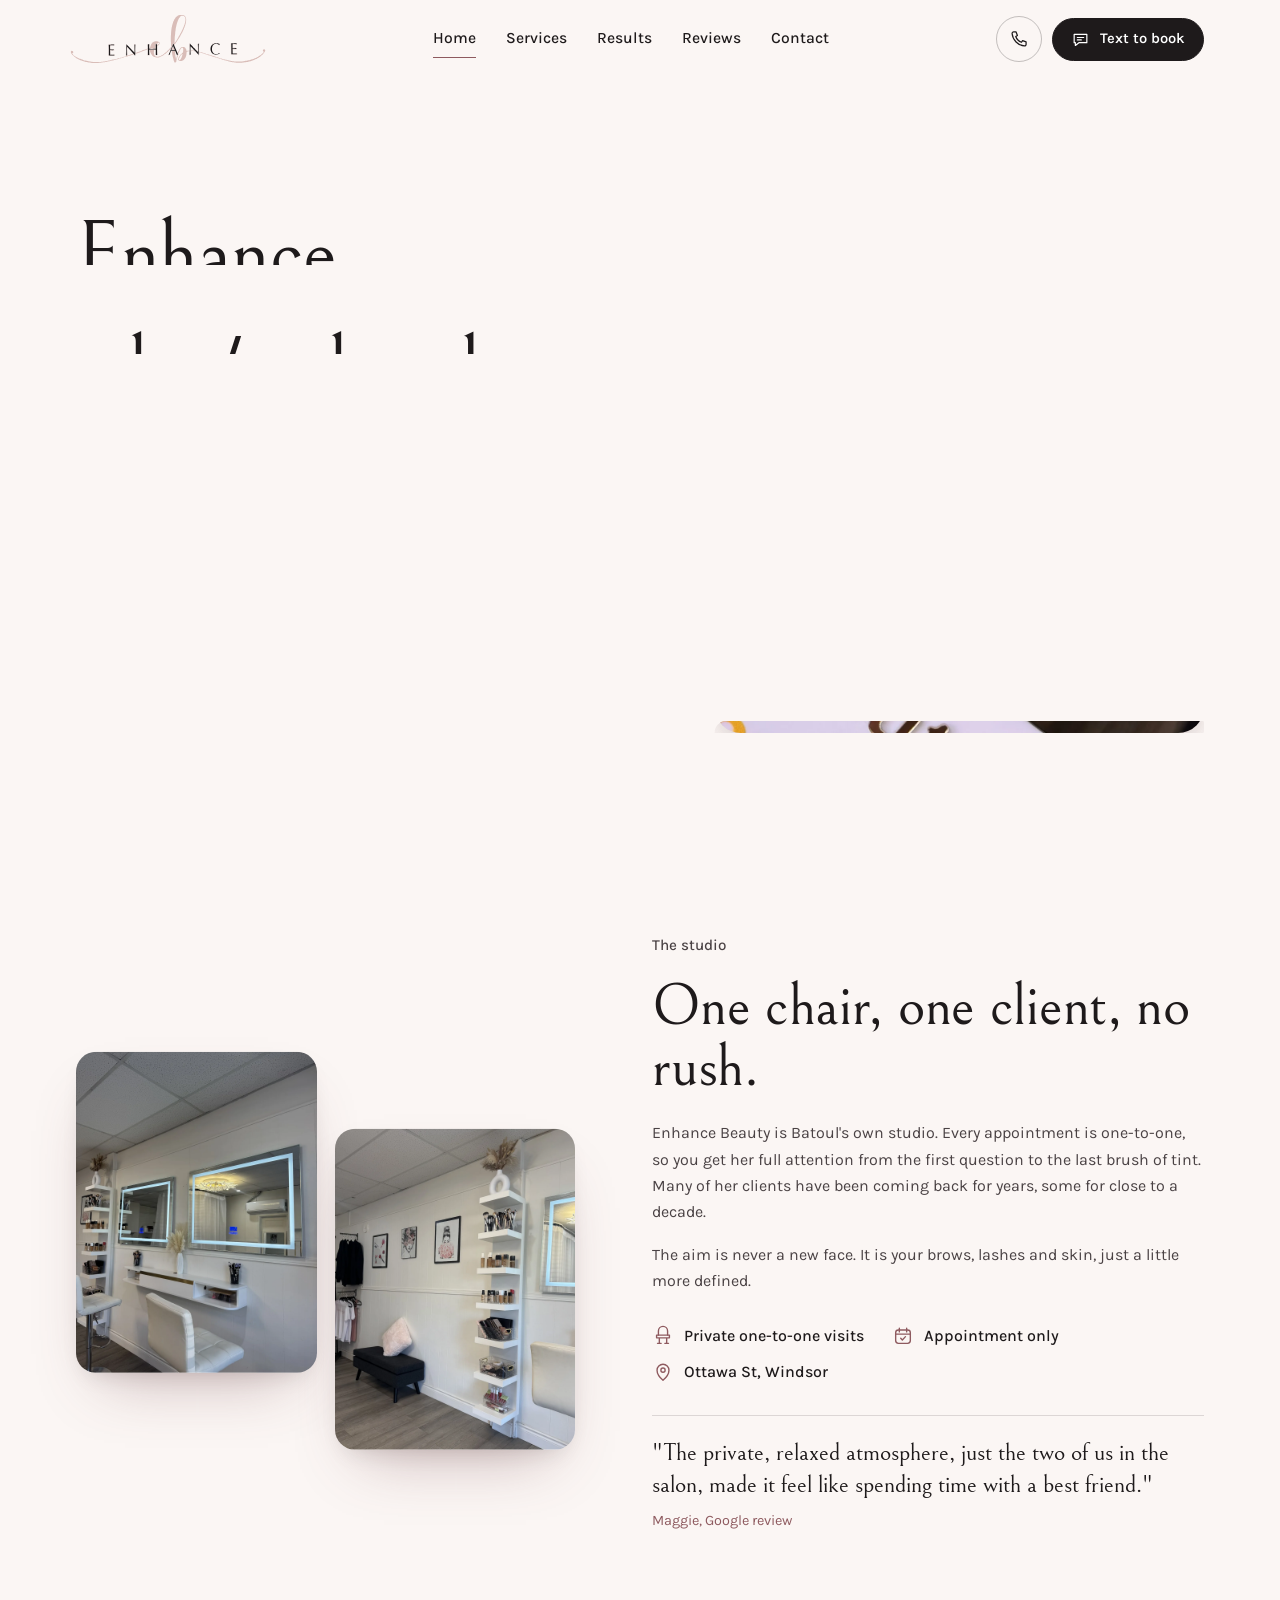
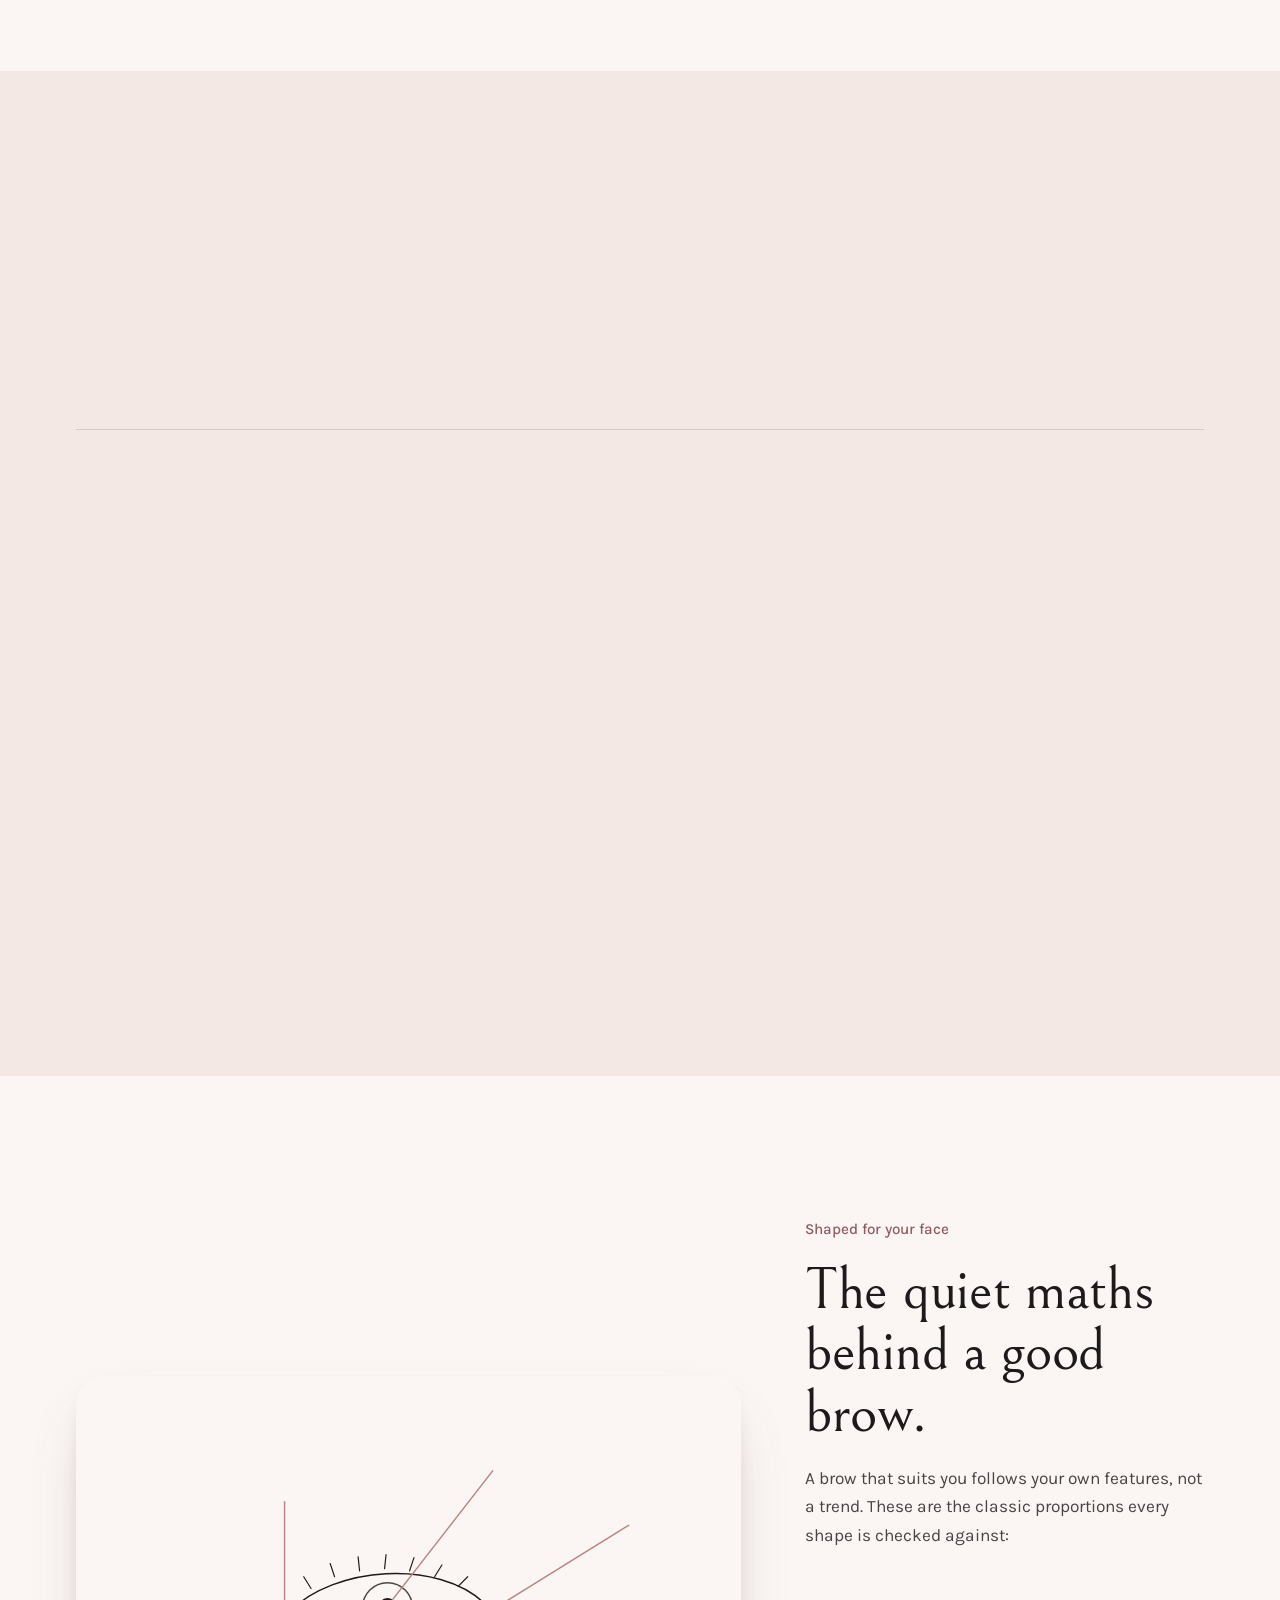
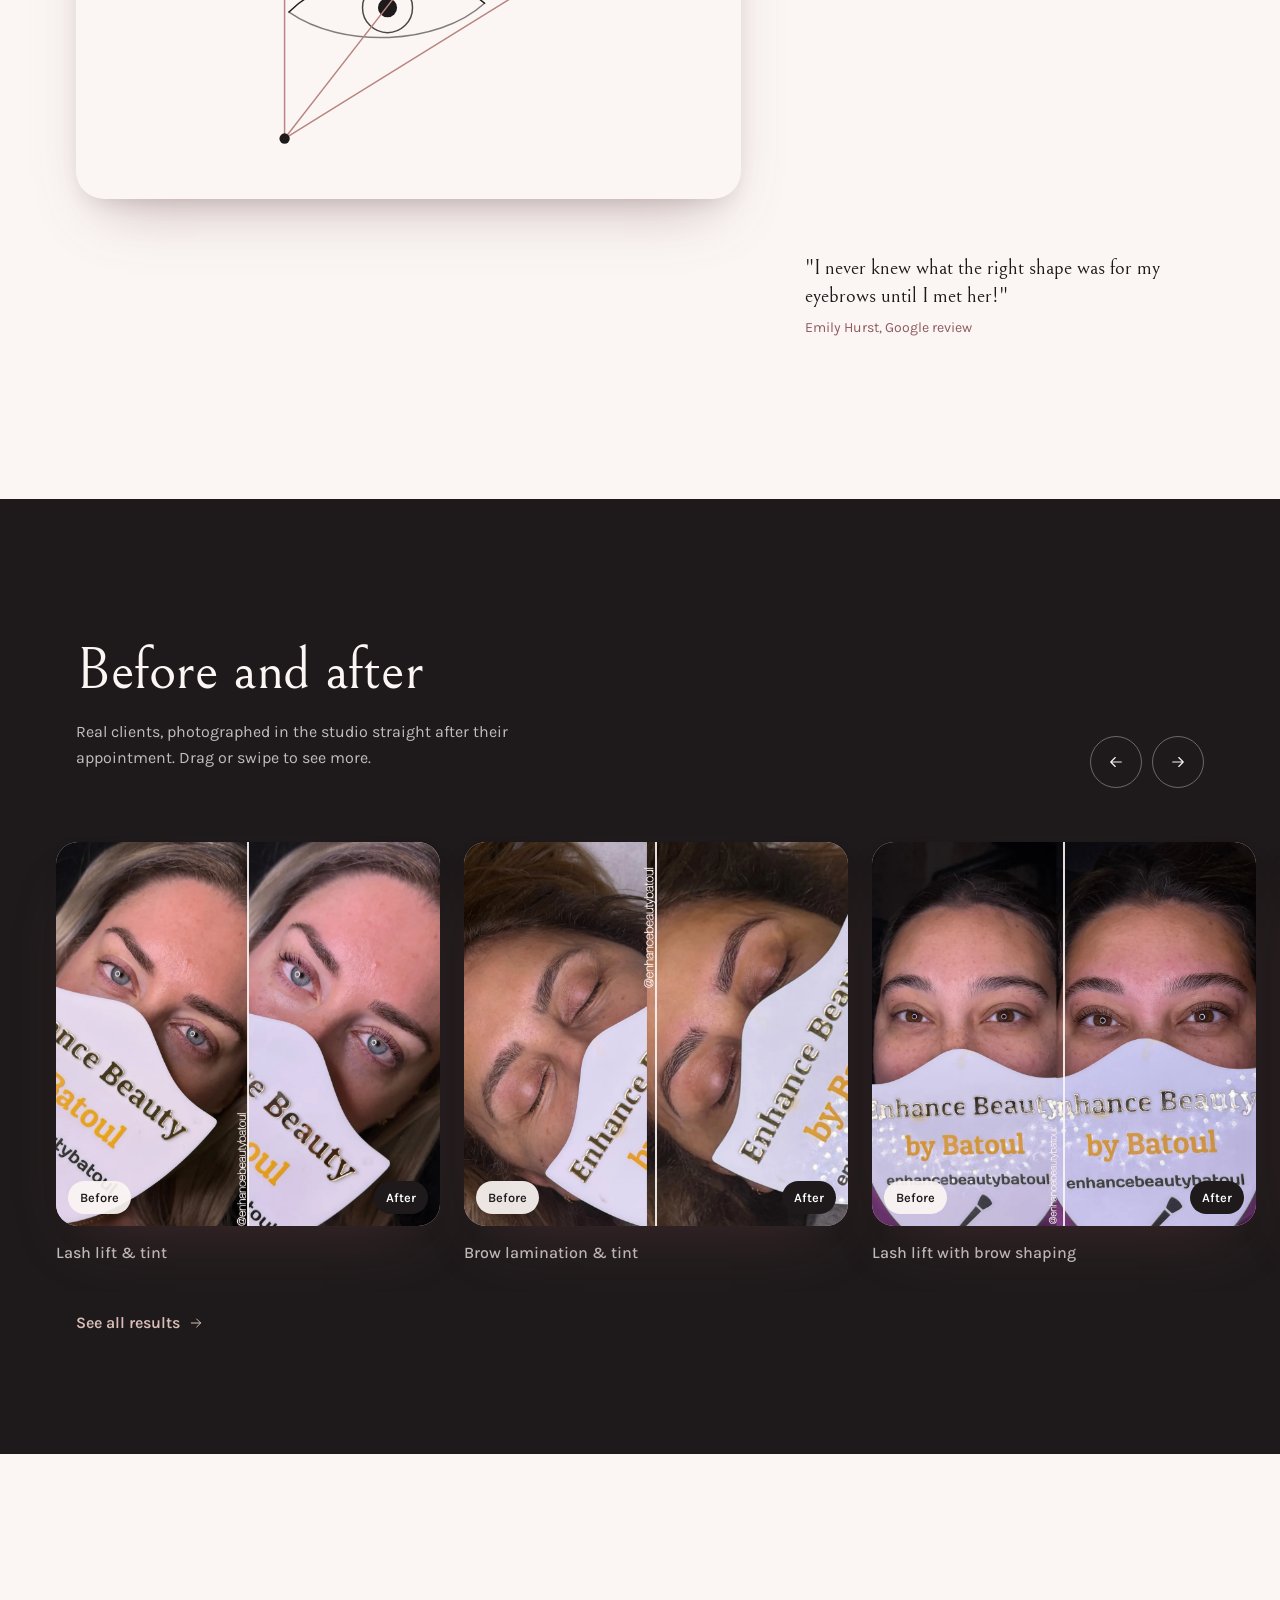
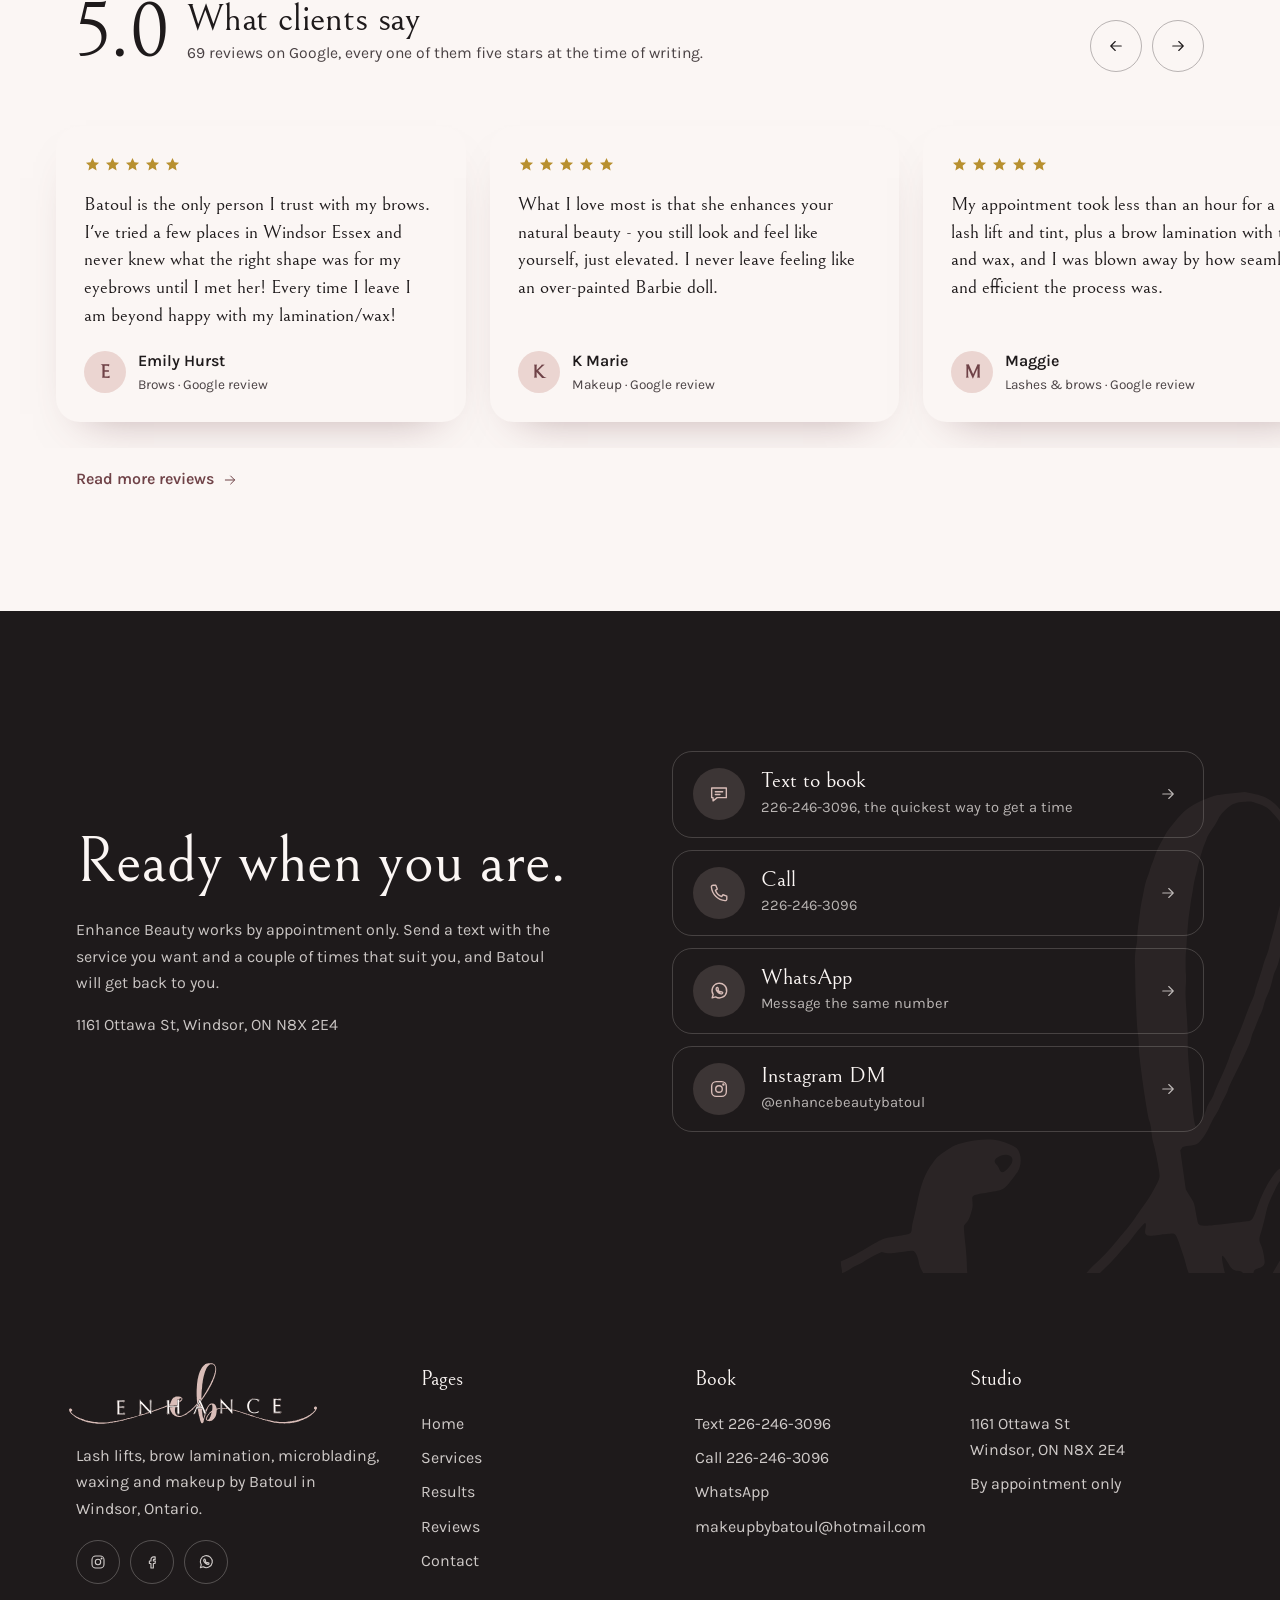
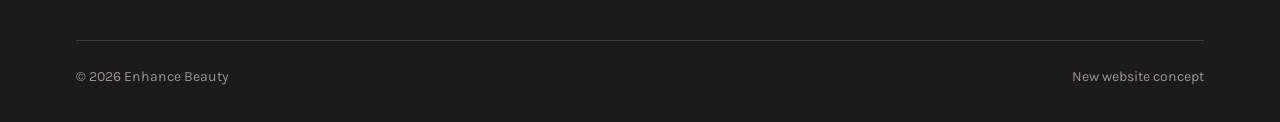
<file: index.html>
<!doctype html>
<html lang="en">
<head>
<meta charset="utf-8">
<meta name="viewport" content="width=device-width, initial-scale=1, viewport-fit=cover">
<title>Enhance Beauty | Lash lifts, brows & microblading in Windsor, ON</title>
<meta name="description" content="Lash lift & tint, brow lamination, microblading, waxing and makeup by Batoul. Private one-to-one studio on Ottawa St, Windsor, Ontario. Text 226-246-3096 to book.">
<meta name="robots" content="noindex, nofollow">
<meta name="theme-color" content="#FBF6F4">
<link rel="canonical" href="https://konkos-design.github.io/enhance-beauty-windsor/">
<meta property="og:type" content="website">
<meta property="og:site_name" content="Enhance Beauty">
<meta property="og:title" content="Enhance Beauty | Lash lifts, brows & microblading in Windsor, ON">
<meta property="og:description" content="Lash lift & tint, brow lamination, microblading, waxing and makeup by Batoul. Private one-to-one studio on Ottawa St, Windsor, Ontario. Text 226-246-3096 to book.">
<meta property="og:url" content="https://konkos-design.github.io/enhance-beauty-windsor/">
<meta property="og:image" content="https://konkos-design.github.io/enhance-beauty-windsor/img/og.jpg">
<meta property="og:image:width" content="1200">
<meta property="og:image:height" content="630">
<meta name="twitter:card" content="summary_large_image">
<meta name="twitter:title" content="Enhance Beauty | Lash lifts, brows & microblading in Windsor, ON">
<meta name="twitter:description" content="Lash lift & tint, brow lamination, microblading, waxing and makeup by Batoul. Private one-to-one studio on Ottawa St, Windsor, Ontario. Text 226-246-3096 to book.">
<meta name="twitter:image" content="https://konkos-design.github.io/enhance-beauty-windsor/img/og.jpg">
<link rel="icon" href="favicon.ico" sizes="32x32">
<link rel="icon" href="img/favicon.svg" type="image/svg+xml">
<link rel="apple-touch-icon" href="img/apple-touch-icon.png">
<script>(function(d){if(!matchMedia("(prefers-reduced-motion: reduce)").matches){d.classList.add("js-anim");setTimeout(function(){d.classList.remove("js-anim")},3500)}})(document.documentElement)</script>
<link rel="preload" href="fonts/bellefair-latin-400-normal.woff2" as="font" type="font/woff2" crossorigin>
<link rel="stylesheet" href="css/style.css">
<script type="application/ld+json">{"@context":"https://schema.org","@type":"BeautySalon","name":"Enhance Beauty","image":"https://konkos-design.github.io/enhance-beauty-windsor/img/og.jpg","telephone":"+1-226-246-3096","email":"makeupbybatoul@hotmail.com","address":{"@type":"PostalAddress","streetAddress":"1161 Ottawa St","addressLocality":"Windsor","addressRegion":"ON","postalCode":"N8X 2E4","addressCountry":"CA"},"geo":{"@type":"GeoCoordinates","latitude":42.3091958,"longitude":-83.0137283},"sameAs":["https://www.instagram.com/enhancebeautybatoul/","https://www.facebook.com/enhancebeautyeb"],"aggregateRating":{"@type":"AggregateRating","ratingValue":"5.0","reviewCount":"69"}}</script>
</head>
<body>
<a class="skip" href="#main">Skip to content</a>
<header class="hdr">
  <div class="wrap hdr__in">
    <a class="hdr__logo" href="index.html" aria-label="Enhance Beauty, home"><img src="img/logo.svg" alt="Enhance Beauty" width="196" height="49"></a>
    <nav class="nav" aria-label="Main"><a href="index.html" aria-current=page>Home</a><a href="services.html">Services</a><a href="results.html">Results</a><a href="reviews.html">Reviews</a><a href="contact.html">Contact</a></nav>
    <div class="hdr__cta">
      <a class="icon-btn" href="tel:+12262463096" aria-label="Call 226-246-3096"><svg viewBox="0 0 24 24" fill="none" stroke="currentColor" stroke-width="1.5" stroke-linecap="round" stroke-linejoin="round" aria-hidden="true"><path d="M5.5 3.5h3l1.6 4.2-2 1.3a11 11 0 0 0 6.9 6.9l1.3-2 4.2 1.6v3a1.8 1.8 0 0 1-1.9 1.8A16.5 16.5 0 0 1 3.7 5.4 1.8 1.8 0 0 1 5.5 3.5z"/></svg></a>
      <a class="btn btn--sm" href="sms:+12262463096"><svg viewBox="0 0 24 24" fill="none" stroke="currentColor" stroke-width="1.5" stroke-linecap="round" stroke-linejoin="round" aria-hidden="true"><path d="M4 5.5h16v10.5H10l-4.5 3.5V16H4z"/><path d="M8 9.5h8M8 12.5h5"/></svg>Text to book</a>
      <button class="burger" aria-label="Menu" aria-expanded="false" aria-controls="mnav"><span></span><span></span></button>
    </div>
  </div>
</header>
<nav class="mnav" id="mnav" aria-hidden="true" aria-label="Mobile">
  <a class="mnav__l" href="index.html">Home</a><a class="mnav__l" href="services.html">Services</a><a class="mnav__l" href="results.html">Results</a><a class="mnav__l" href="reviews.html">Reviews</a><a class="mnav__l" href="contact.html">Contact</a>
  <div class="mnav__book">
    <a class="btn" href="sms:+12262463096"><svg viewBox="0 0 24 24" fill="none" stroke="currentColor" stroke-width="1.5" stroke-linecap="round" stroke-linejoin="round" aria-hidden="true"><path d="M4 5.5h16v10.5H10l-4.5 3.5V16H4z"/><path d="M8 9.5h8M8 12.5h5"/></svg>Text to book</a>
    <a class="btn btn--ghost" href="tel:+12262463096"><svg viewBox="0 0 24 24" fill="none" stroke="currentColor" stroke-width="1.5" stroke-linecap="round" stroke-linejoin="round" aria-hidden="true"><path d="M5.5 3.5h3l1.6 4.2-2 1.3a11 11 0 0 0 6.9 6.9l1.3-2 4.2 1.6v3a1.8 1.8 0 0 1-1.9 1.8A16.5 16.5 0 0 1 3.7 5.4 1.8 1.8 0 0 1 5.5 3.5z"/></svg>Call</a>
    <a class="btn btn--ghost" href="https://wa.me/12262463096" target="_blank" rel="noopener"><svg viewBox="0 0 24 24" fill="none" stroke="currentColor" stroke-width="1.5" stroke-linecap="round" stroke-linejoin="round" aria-hidden="true"><path d="M4.5 19.5l1.2-3.6A8 8 0 1 1 8.3 18.4z"/><path d="M9.2 8.6c.2-.5.5-.6.8-.6h.5l.9 2-.6.8c.5 1 1.3 1.8 2.4 2.4l.8-.6 2 .9v.5c0 .4-.2.7-.6.9-.9.4-2.2.2-3.7-.9a9 9 0 0 1-2.4-2.6c-.5-1-.6-2-.1-2.8z"/></svg>WhatsApp</a>
    <a class="btn btn--ghost" href="https://ig.me/m/enhancebeautybatoul" target="_blank" rel="noopener"><svg viewBox="0 0 24 24" fill="none" stroke="currentColor" stroke-width="1.5" stroke-linecap="round" stroke-linejoin="round" aria-hidden="true"><rect x="4" y="4" width="16" height="16" rx="5"/><circle cx="12" cy="12" r="3.6"/><circle cx="16.8" cy="7.2" r=".6" fill="currentColor"/></svg>Instagram DM</a>
  </div>
  <p class="mnav__meta">1161 Ottawa St, Windsor, ON N8X 2E4<br>By appointment only</p>
</nav>
<main id="main">
<section class="hero">
  <div class="swash" aria-hidden="true"><svg viewBox="0 0 1600 220" preserveAspectRatio="none"><path d="M18 112c-9-12 6-26 17-16 8 8 0 20-9 15M26 111c96 72 268 82 470 40 168-35 262-92 392-96 140-4 228 64 362 82 132 18 238-6 314-64M1564 73c6-8 18-6 19 3 1 10-12 13-17 5" fill="none" stroke="currentColor" stroke-width="2.4" stroke-linecap="round"/></svg></div>
  <div class="wrap hero__grid">
    <div class="hero__copy">
      <h1><span class="ln"><span>Enhance</span></span><span class="ln"><span>what's already</span></span><span class="ln"><span class="soft">yours.</span></span></h1>
      <div class="hero__after">
        <p class="hero__lead">Lash lifts, brow lamination, microblading, waxing and makeup by Batoul, one client at a time in her private studio on Ottawa Street, Windsor.</p>
        <div class="hero__cta">
          <a class="btn" href="sms:+12262463096"><svg viewBox="0 0 24 24" fill="none" stroke="currentColor" stroke-width="1.5" stroke-linecap="round" stroke-linejoin="round" aria-hidden="true"><path d="M4 5.5h16v10.5H10l-4.5 3.5V16H4z"/><path d="M8 9.5h8M8 12.5h5"/></svg>Text to book</a>
          <a class="btn btn--ghost" href="tel:+12262463096"><svg viewBox="0 0 24 24" fill="none" stroke="currentColor" stroke-width="1.5" stroke-linecap="round" stroke-linejoin="round" aria-hidden="true"><path d="M5.5 3.5h3l1.6 4.2-2 1.3a11 11 0 0 0 6.9 6.9l1.3-2 4.2 1.6v3a1.8 1.8 0 0 1-1.9 1.8A16.5 16.5 0 0 1 3.7 5.4 1.8 1.8 0 0 1 5.5 3.5z"/></svg>Call 226-246-3096</a>
        </div>
        <p class="hero__note"><svg viewBox="0 0 24 24" fill="none" stroke="currentColor" stroke-width="1.5" stroke-linecap="round" stroke-linejoin="round" aria-hidden="true"><rect x="4" y="5.5" width="16" height="14.5" rx="3"/><path d="M8 3.5v4M16 3.5v4M4 10h16"/><path d="M9.5 14.5l1.8 1.8 3.4-3.6"/></svg>By appointment only. WhatsApp and Instagram DM work too.</p>
      </div>
    </div>
    <div class="hero__media">
      <div class="hero__frame"><img src="img/hero.webp" alt="Client's lashes after a lash lift and tint at Enhance Beauty" width="1200" height="1500" fetchpriority="high"></div>
      <p class="hero__tag"><b>Lash lift &amp; tint</b>Your natural lashes, lifted. No curler needed.</p>
    </div>
  </div>
</section>

<section class="sec" aria-labelledby="studio-t">
  <div class="wrap studio">
    <div class="studio__pics">
      <figure class="rv" data-par="4"><img src="img/studio-1.webp" alt="Enhance Beauty studio with lit mirrors and a white chair" width="1200" height="1600" loading="lazy"></figure>
      <figure class="rv rv-d2" data-par="8"><img src="img/studio-2.webp" alt="Studio shelves and seating area" width="1200" height="1600" loading="lazy"></figure>
    </div>
    <div class="studio__text">
      <p class="kick rv">The studio</p>
      <h2 id="studio-t" class="rv">One chair, one client, no rush.</h2>
      <p class="rv" style="margin-top:22px">Enhance Beauty is Batoul's own studio. Every appointment is one-to-one, so you get her full attention from the first question to the last brush of tint. Many of her clients have been coming back for years, some for close to a decade.</p>
      <p class="rv">The aim is never a new face. It is your brows, lashes and skin, just a little more defined.</p>
      <ul class="facts rv">
        <li><svg viewBox="0 0 24 24" fill="none" stroke="currentColor" stroke-width="1.5" stroke-linecap="round" stroke-linejoin="round" aria-hidden="true"><path d="M7 11V6.5a5 5 0 0 1 10 0V11"/><path d="M5 11h14v3H5zM8 14v6M16 14v6M6 20h4M14 20h4"/></svg>Private one-to-one visits</li>
        <li><svg viewBox="0 0 24 24" fill="none" stroke="currentColor" stroke-width="1.5" stroke-linecap="round" stroke-linejoin="round" aria-hidden="true"><rect x="4" y="5.5" width="16" height="14.5" rx="3"/><path d="M8 3.5v4M16 3.5v4M4 10h16"/><path d="M9.5 14.5l1.8 1.8 3.4-3.6"/></svg>Appointment only</li>
        <li><svg viewBox="0 0 24 24" fill="none" stroke="currentColor" stroke-width="1.5" stroke-linecap="round" stroke-linejoin="round" aria-hidden="true"><path d="M12 21s-6.5-5.6-6.5-11a6.5 6.5 0 0 1 13 0c0 5.4-6.5 11-6.5 11z"/><circle cx="12" cy="10" r="2.3"/></svg>Ottawa St, Windsor</li>
      </ul>
      <blockquote class="studio__quote rv">"The private, relaxed atmosphere, just the two of us in the salon, made it feel like spending time with a best friend."<cite>Maggie, Google review</cite></blockquote>
    </div>
  </div>
</section>

<section class="sec sec--shell" aria-labelledby="svc-t">
  <div class="wrap">
    <div class="head">
      <h2 id="svc-t" class="rv">What Batoul does</h2>
      <p class="lead rv">Five services, all centred on the eyes and the face. Tap any of them for the details.</p>
    </div>
    <ul class="svc-list"><li class="svc rv"><a href="services.html#lash-lift"><span class="svc__ic"><svg viewBox="0 0 24 24" fill="none" stroke="currentColor" stroke-width="1.5" stroke-linecap="round" stroke-linejoin="round" aria-hidden="true"><path d="M3.5 11c2.4 3.4 5.3 5 8.5 5s6.1-1.6 8.5-5"/><path d="M6 13.3l-1.6 3.1M9 15.1l-.9 3.4M12 15.8v3.6M15 15.1l.9 3.4M18 13.3l1.6 3.1"/><path d="M5.5 8.2c2-1.6 4.2-2.4 6.5-2.4s4.5.8 6.5 2.4"/></svg></span><span class="svc__thumb"><img src="img/svc-lash.webp" alt="" loading="lazy" width="90" height="110"></span><h3>Lash lift & tint</h3><p>Your own lashes, lifted and darkened. No curler, no falsies.</p><span class="svc__arr"><svg viewBox="0 0 24 24" fill="none" stroke="currentColor" stroke-width="1.5" stroke-linecap="round" stroke-linejoin="round" aria-hidden="true"><path d="M5 12h14M13 6l6 6-6 6"/></svg></span></a></li><li class="svc rv"><a href="services.html#brow-lamination"><span class="svc__ic"><svg viewBox="0 0 24 24" fill="none" stroke="currentColor" stroke-width="1.5" stroke-linecap="round" stroke-linejoin="round" aria-hidden="true"><path d="M3.5 13.5c3.5-4.6 8.8-6.6 17-4.2-6.6-.8-11.4.8-15 5.4z"/><path d="M7 16.5l1-1.4M10 17l.8-1.6M13 17.2l.6-1.7M16 17l.4-1.7"/></svg></span><span class="svc__thumb"><img src="img/svc-lamination.webp" alt="" loading="lazy" width="90" height="110"></span><h3>Brow lamination & tint</h3><p>Brushed-up, fuller-looking brows that stay in place.</p><span class="svc__arr"><svg viewBox="0 0 24 24" fill="none" stroke="currentColor" stroke-width="1.5" stroke-linecap="round" stroke-linejoin="round" aria-hidden="true"><path d="M5 12h14M13 6l6 6-6 6"/></svg></span></a></li><li class="svc rv"><a href="services.html#microblading"><span class="svc__ic"><svg viewBox="0 0 24 24" fill="none" stroke="currentColor" stroke-width="1.5" stroke-linecap="round" stroke-linejoin="round" aria-hidden="true"><path d="M4 20l9.5-9.5"/><path d="M13.5 10.5l3-3 3 3-3 3z"/><path d="M15 6l1.5-1.5M19.5 10.5L21 9"/><path d="M4 20l2.3-.7"/></svg></span><span class="svc__thumb"><img src="img/svc-microblading.webp" alt="" loading="lazy" width="90" height="110"></span><h3>Microblading</h3><p>Hair-like strokes for sparse or faded brows, planned with you first.</p><span class="svc__arr"><svg viewBox="0 0 24 24" fill="none" stroke="currentColor" stroke-width="1.5" stroke-linecap="round" stroke-linejoin="round" aria-hidden="true"><path d="M5 12h14M13 6l6 6-6 6"/></svg></span></a></li><li class="svc rv"><a href="services.html#waxing"><span class="svc__ic"><svg viewBox="0 0 24 24" fill="none" stroke="currentColor" stroke-width="1.5" stroke-linecap="round" stroke-linejoin="round" aria-hidden="true"><path d="M9 20.5l2-9h2l2 9"/><rect x="8" y="3.5" width="8" height="8" rx="4"/><path d="M10.5 7.5h3"/></svg></span><span class="svc__thumb"><img src="img/svc-wax.webp" alt="" loading="lazy" width="90" height="110"></span><h3>Brow & face waxing</h3><p>Clean shaping and tinting for brows, plus face waxing.</p><span class="svc__arr"><svg viewBox="0 0 24 24" fill="none" stroke="currentColor" stroke-width="1.5" stroke-linecap="round" stroke-linejoin="round" aria-hidden="true"><path d="M5 12h14M13 6l6 6-6 6"/></svg></span></a></li><li class="svc rv"><a href="services.html#makeup"><span class="svc__ic"><svg viewBox="0 0 24 24" fill="none" stroke="currentColor" stroke-width="1.5" stroke-linecap="round" stroke-linejoin="round" aria-hidden="true"><path d="M14.5 3.5c2.5 0 4 1.5 4 4 0 2-1.6 3.6-3.6 4.4L9 18.5l-3.5-3.5 6.6-5.9c.8-2 2.4-5.6 2.4-5.6z"/><path d="M5.5 15l-2 5.5L9 18.5"/></svg></span><span class="svc__thumb"><img src="img/svc-makeup.webp" alt="" loading="lazy" width="90" height="110"></span><h3>Makeup</h3><p>Soft, natural makeup for events, so you still look like you.</p><span class="svc__arr"><svg viewBox="0 0 24 24" fill="none" stroke="currentColor" stroke-width="1.5" stroke-linecap="round" stroke-linejoin="round" aria-hidden="true"><path d="M5 12h14M13 6l6 6-6 6"/></svg></span></a></li></ul>
    <div class="svc-peek" aria-hidden="true"><img src="img/svc-lash.webp" alt="" loading="lazy"><img src="img/svc-lamination.webp" alt="" loading="lazy"><img src="img/svc-microblading.webp" alt="" loading="lazy"><img src="img/svc-wax.webp" alt="" loading="lazy"><img src="img/svc-makeup.webp" alt="" loading="lazy"></div>
  </div>
</section>

<section class="sec" aria-labelledby="geo-h">
  <div class="wrap geo">
    <div class="geo__art rv"><svg viewBox="0 0 800 470" role="img" aria-labelledby="geo-t geo-d">
  <title id="geo-t">Brow proportions</title><desc id="geo-d">Three guide lines from the side of the nose mark where a brow starts, arches and ends.</desc>
  <defs><linearGradient id="bg1" x1="0" x2="1"><stop offset="0" stop-color="#6F4247" stop-opacity=".55"/><stop offset=".55" stop-color="#4A3436"/><stop offset="1" stop-color="#6F4247" stop-opacity=".45"/></linearGradient></defs>
  <g class="g-eye" fill="none" stroke="#1E1A1B" stroke-width="2" stroke-linecap="round">
    <path d="M238 268C300 205 440 196 504 256"/>
    <path d="M238 268C310 318 440 314 504 256" stroke-opacity=".55"/>
    <circle cx="372" cy="262" r="34" stroke-opacity=".8"/><circle cx="372" cy="262" r="13" fill="#1E1A1B" stroke="none"/>
    <g stroke-width="1.6"><path d="M268 236l-10-16M300 220l-6-18M334 212l-2-19M368 209l2-19M402 212l6-18M436 220l10-16M468 233l13-13"/></g>
  </g>
  <path class="g-brow" fill="url(#bg1)" d="M226 168C292 134 410 104 492 96C560 100 630 124 678 150C640 142 568 122 494 124C418 128 312 156 234 196C222 190 220 176 226 168Z"/>
  <g class="g-guides" fill="none" stroke="#B98580" stroke-width="2" stroke-dasharray="1 0" stroke-linecap="round">
    <path class="g-line" d="M232 440L232 118"/>
    <path class="g-line" d="M232 440L515 76"/>
    <path class="g-line" d="M232 440L700 150"/>
  </g>
  <circle cx="232" cy="440" r="7" fill="#1E1A1B"/>
  <g class="g-dot" fill="#FBF6F4" stroke="#6F4247" stroke-width="2.5"><circle cx="232" cy="172" r="9"/></g>
  <g class="g-dot" fill="#FBF6F4" stroke="#6F4247" stroke-width="2.5"><circle cx="492" cy="105" r="9"/></g>
  <g class="g-dot" fill="#FBF6F4" stroke="#6F4247" stroke-width="2.5"><circle cx="676" cy="152" r="9"/></g>
  <g class="g-lab" font-family="Bellefair, serif" font-size="30" fill="#6F4247">
    <text x="196" y="116" text-anchor="middle">1</text>
  </g>
  <g class="g-lab" font-family="Bellefair, serif" font-size="30" fill="#6F4247"><text x="524" y="66" text-anchor="middle">2</text></g>
  <g class="g-lab" font-family="Bellefair, serif" font-size="30" fill="#6F4247"><text x="726" y="146" text-anchor="middle">3</text></g>
</svg></div>
    <div>
      <p class="kick rv">Shaped for your face</p>
      <h2 id="geo-h" class="rv">The quiet maths behind a good brow.</h2>
      <p class="lead rv" style="margin-top:20px">A brow that suits you follows your own features, not a trend. These are the classic proportions every shape is checked against:</p>
      <ol class="geo__steps">
        <li><span class="n">1</span><span><b>Where it starts</b><span>Straight up from the side of the nose.</span></span></li>
        <li><span class="n">2</span><span><b>Where it lifts</b><span>On a line from the nose through the centre of the eye.</span></span></li>
        <li><span class="n">3</span><span><b>Where it ends</b><span>On a line from the nose past the outer corner of the eye.</span></span></li>
      </ol>
      <p class="geo__q rv">"I never knew what the right shape was for my eyebrows until I met her!"<cite>Emily Hurst, Google review</cite></p>
    </div>
  </div>
</section>

<section class="sec sec--ink" aria-labelledby="ba-t" style="padding-bottom:calc(var(--sec) - 26px)">
  <div class="wrap strip-head">
    <div class="head" style="margin:0">
      <h2 id="ba-t" class="rv">Before and after</h2>
      <p class="rv" style="color:rgba(251,246,244,.75);max-width:30em">Real clients, photographed in the studio straight after their appointment. Drag or swipe to see more.</p>
    </div>
    <div class="strip-nav" data-strip="ba-strip"><button class="prev" aria-label="Scroll back"><svg viewBox="0 0 24 24" fill="none" stroke="currentColor" stroke-width="1.5" stroke-linecap="round" stroke-linejoin="round" aria-hidden="true"><path d="M19 12H5M11 6l-6 6 6 6"/></svg></button><button class="next" aria-label="Scroll forward"><svg viewBox="0 0 24 24" fill="none" stroke="currentColor" stroke-width="1.5" stroke-linecap="round" stroke-linejoin="round" aria-hidden="true"><path d="M5 12h14M13 6l6 6-6 6"/></svg></button></div>
  </div>
  <ul class="strip" id="ba-strip"><li><figure class="ba"><div class="ba__img"><img src="img/ba-lash-4.webp" alt="Before and after: lash lift & tint" width="1200" height="1200" loading="lazy" draggable="false"><span class="ba__tag ba__tag--b">Before</span><span class="ba__tag ba__tag--a">After</span></div><figcaption>Lash lift & tint</figcaption></figure></li><li><figure class="ba"><div class="ba__img"><img src="img/ba-brow-1.webp" alt="Before and after: brow lamination & tint" width="1200" height="1200" loading="lazy" draggable="false"><span class="ba__tag ba__tag--b">Before</span><span class="ba__tag ba__tag--a">After</span></div><figcaption>Brow lamination & tint</figcaption></figure></li><li><figure class="ba"><div class="ba__img"><img src="img/ba-lash-2.webp" alt="Before and after: lash lift with brow shaping" width="1200" height="1200" loading="lazy" draggable="false"><span class="ba__tag ba__tag--b">Before</span><span class="ba__tag ba__tag--a">After</span></div><figcaption>Lash lift with brow shaping</figcaption></figure></li><li><figure class="ba"><div class="ba__img"><img src="img/ba-brow-4.webp" alt="Before and after: microblading" width="1200" height="1200" loading="lazy" draggable="false"><span class="ba__tag ba__tag--b">Before</span><span class="ba__tag ba__tag--a">After</span></div><figcaption>Microblading</figcaption></figure></li><li><figure class="ba"><div class="ba__img"><img src="img/ba-lash-5.webp" alt="Before and after: lash lift & tint" width="1200" height="1200" loading="lazy" draggable="false"><span class="ba__tag ba__tag--b">Before</span><span class="ba__tag ba__tag--a">After</span></div><figcaption>Lash lift & tint</figcaption></figure></li><li><figure class="ba"><div class="ba__img"><img src="img/ba-brow-2.webp" alt="Before and after: brow wax & tint" width="1200" height="1200" loading="lazy" draggable="false"><span class="ba__tag ba__tag--b">Before</span><span class="ba__tag ba__tag--a">After</span></div><figcaption>Brow wax & tint</figcaption></figure></li><li><figure class="ba"><div class="ba__img"><img src="img/ba-lash-1.webp" alt="Before and after: lash lift & tint" width="1200" height="1200" loading="lazy" draggable="false"><span class="ba__tag ba__tag--b">Before</span><span class="ba__tag ba__tag--a">After</span></div><figcaption>Lash lift & tint</figcaption></figure></li><li><figure class="ba"><div class="ba__img"><img src="img/ba-brow-3.webp" alt="Before and after: brow tint & shaping" width="1200" height="1200" loading="lazy" draggable="false"><span class="ba__tag ba__tag--b">Before</span><span class="ba__tag ba__tag--a">After</span></div><figcaption>Brow tint & shaping</figcaption></figure></li></ul>
  <div class="wrap" style="margin-top:18px"><a class="tlink" href="results.html" style="color:var(--logo-pink)">See all results <svg viewBox="0 0 24 24" fill="none" stroke="currentColor" stroke-width="1.5" stroke-linecap="round" stroke-linejoin="round" aria-hidden="true"><path d="M5 12h14M13 6l6 6-6 6"/></svg></a></div>
</section>

<section class="sec" aria-labelledby="rv-t" style="padding-bottom:calc(var(--sec) - 26px)">
  <div class="wrap strip-head">
    <div class="score rv">
      <span class="score__n">5.0</span>
      <span><h2 id="rv-t" style="font-size:clamp(1.8rem,3vw,2.6rem)">What clients say</h2><span class="score__t">69 reviews on Google, every one of them five stars at the time of writing.</span></span>
    </div>
    <div class="strip-nav" data-strip="rv-strip"><button class="prev" aria-label="Scroll back"><svg viewBox="0 0 24 24" fill="none" stroke="currentColor" stroke-width="1.5" stroke-linecap="round" stroke-linejoin="round" aria-hidden="true"><path d="M19 12H5M11 6l-6 6 6 6"/></svg></button><button class="next" aria-label="Scroll forward"><svg viewBox="0 0 24 24" fill="none" stroke="currentColor" stroke-width="1.5" stroke-linecap="round" stroke-linejoin="round" aria-hidden="true"><path d="M5 12h14M13 6l6 6-6 6"/></svg></button></div>
  </div>
  <ul class="strip" id="rv-strip"><li><article class="rvw"><div class="stars" aria-label="5 out of 5 stars"><svg viewBox="0 0 24 24" aria-hidden="true"><path fill="currentColor" d="M12 2.8l2.8 6 6.5.7-4.9 4.4 1.4 6.4L12 17l-5.8 3.3 1.4-6.4-4.9-4.4 6.5-.7z"/></svg><svg viewBox="0 0 24 24" aria-hidden="true"><path fill="currentColor" d="M12 2.8l2.8 6 6.5.7-4.9 4.4 1.4 6.4L12 17l-5.8 3.3 1.4-6.4-4.9-4.4 6.5-.7z"/></svg><svg viewBox="0 0 24 24" aria-hidden="true"><path fill="currentColor" d="M12 2.8l2.8 6 6.5.7-4.9 4.4 1.4 6.4L12 17l-5.8 3.3 1.4-6.4-4.9-4.4 6.5-.7z"/></svg><svg viewBox="0 0 24 24" aria-hidden="true"><path fill="currentColor" d="M12 2.8l2.8 6 6.5.7-4.9 4.4 1.4 6.4L12 17l-5.8 3.3 1.4-6.4-4.9-4.4 6.5-.7z"/></svg><svg viewBox="0 0 24 24" aria-hidden="true"><path fill="currentColor" d="M12 2.8l2.8 6 6.5.7-4.9 4.4 1.4 6.4L12 17l-5.8 3.3 1.4-6.4-4.9-4.4 6.5-.7z"/></svg></div><blockquote>Batoul is the only person I trust with my brows. I&#x27;ve tried a few places in Windsor Essex and never knew what the right shape was for my eyebrows until I met her! Every time I leave I am beyond happy with my lamination/wax!</blockquote><footer><span class="ava" aria-hidden="true">E</span><span>Emily Hurst<small>Brows &middot; Google review</small></span></footer></article></li><li><article class="rvw"><div class="stars" aria-label="5 out of 5 stars"><svg viewBox="0 0 24 24" aria-hidden="true"><path fill="currentColor" d="M12 2.8l2.8 6 6.5.7-4.9 4.4 1.4 6.4L12 17l-5.8 3.3 1.4-6.4-4.9-4.4 6.5-.7z"/></svg><svg viewBox="0 0 24 24" aria-hidden="true"><path fill="currentColor" d="M12 2.8l2.8 6 6.5.7-4.9 4.4 1.4 6.4L12 17l-5.8 3.3 1.4-6.4-4.9-4.4 6.5-.7z"/></svg><svg viewBox="0 0 24 24" aria-hidden="true"><path fill="currentColor" d="M12 2.8l2.8 6 6.5.7-4.9 4.4 1.4 6.4L12 17l-5.8 3.3 1.4-6.4-4.9-4.4 6.5-.7z"/></svg><svg viewBox="0 0 24 24" aria-hidden="true"><path fill="currentColor" d="M12 2.8l2.8 6 6.5.7-4.9 4.4 1.4 6.4L12 17l-5.8 3.3 1.4-6.4-4.9-4.4 6.5-.7z"/></svg><svg viewBox="0 0 24 24" aria-hidden="true"><path fill="currentColor" d="M12 2.8l2.8 6 6.5.7-4.9 4.4 1.4 6.4L12 17l-5.8 3.3 1.4-6.4-4.9-4.4 6.5-.7z"/></svg></div><blockquote>What I love most is that she enhances your natural beauty - you still look and feel like yourself, just elevated. I never leave feeling like an over-painted Barbie doll.</blockquote><footer><span class="ava" aria-hidden="true">K</span><span>K Marie<small>Makeup &middot; Google review</small></span></footer></article></li><li><article class="rvw"><div class="stars" aria-label="5 out of 5 stars"><svg viewBox="0 0 24 24" aria-hidden="true"><path fill="currentColor" d="M12 2.8l2.8 6 6.5.7-4.9 4.4 1.4 6.4L12 17l-5.8 3.3 1.4-6.4-4.9-4.4 6.5-.7z"/></svg><svg viewBox="0 0 24 24" aria-hidden="true"><path fill="currentColor" d="M12 2.8l2.8 6 6.5.7-4.9 4.4 1.4 6.4L12 17l-5.8 3.3 1.4-6.4-4.9-4.4 6.5-.7z"/></svg><svg viewBox="0 0 24 24" aria-hidden="true"><path fill="currentColor" d="M12 2.8l2.8 6 6.5.7-4.9 4.4 1.4 6.4L12 17l-5.8 3.3 1.4-6.4-4.9-4.4 6.5-.7z"/></svg><svg viewBox="0 0 24 24" aria-hidden="true"><path fill="currentColor" d="M12 2.8l2.8 6 6.5.7-4.9 4.4 1.4 6.4L12 17l-5.8 3.3 1.4-6.4-4.9-4.4 6.5-.7z"/></svg><svg viewBox="0 0 24 24" aria-hidden="true"><path fill="currentColor" d="M12 2.8l2.8 6 6.5.7-4.9 4.4 1.4 6.4L12 17l-5.8 3.3 1.4-6.4-4.9-4.4 6.5-.7z"/></svg></div><blockquote>My appointment took less than an hour for a lash lift and tint, plus a brow lamination with tint and wax, and I was blown away by how seamless and efficient the process was.</blockquote><footer><span class="ava" aria-hidden="true">M</span><span>Maggie<small>Lashes & brows &middot; Google review</small></span></footer></article></li><li><article class="rvw"><div class="stars" aria-label="5 out of 5 stars"><svg viewBox="0 0 24 24" aria-hidden="true"><path fill="currentColor" d="M12 2.8l2.8 6 6.5.7-4.9 4.4 1.4 6.4L12 17l-5.8 3.3 1.4-6.4-4.9-4.4 6.5-.7z"/></svg><svg viewBox="0 0 24 24" aria-hidden="true"><path fill="currentColor" d="M12 2.8l2.8 6 6.5.7-4.9 4.4 1.4 6.4L12 17l-5.8 3.3 1.4-6.4-4.9-4.4 6.5-.7z"/></svg><svg viewBox="0 0 24 24" aria-hidden="true"><path fill="currentColor" d="M12 2.8l2.8 6 6.5.7-4.9 4.4 1.4 6.4L12 17l-5.8 3.3 1.4-6.4-4.9-4.4 6.5-.7z"/></svg><svg viewBox="0 0 24 24" aria-hidden="true"><path fill="currentColor" d="M12 2.8l2.8 6 6.5.7-4.9 4.4 1.4 6.4L12 17l-5.8 3.3 1.4-6.4-4.9-4.4 6.5-.7z"/></svg><svg viewBox="0 0 24 24" aria-hidden="true"><path fill="currentColor" d="M12 2.8l2.8 6 6.5.7-4.9 4.4 1.4 6.4L12 17l-5.8 3.3 1.4-6.4-4.9-4.4 6.5-.7z"/></svg></div><blockquote>She was professional, patient, and paid so much attention to detail. My brows came out looking so natural and beautifully shaped, and they&#x27;ve held up really well.</blockquote><footer><span class="ava" aria-hidden="true">Z</span><span>Zee Dabaja<small>Microblading &middot; Google review</small></span></footer></article></li><li><article class="rvw"><div class="stars" aria-label="5 out of 5 stars"><svg viewBox="0 0 24 24" aria-hidden="true"><path fill="currentColor" d="M12 2.8l2.8 6 6.5.7-4.9 4.4 1.4 6.4L12 17l-5.8 3.3 1.4-6.4-4.9-4.4 6.5-.7z"/></svg><svg viewBox="0 0 24 24" aria-hidden="true"><path fill="currentColor" d="M12 2.8l2.8 6 6.5.7-4.9 4.4 1.4 6.4L12 17l-5.8 3.3 1.4-6.4-4.9-4.4 6.5-.7z"/></svg><svg viewBox="0 0 24 24" aria-hidden="true"><path fill="currentColor" d="M12 2.8l2.8 6 6.5.7-4.9 4.4 1.4 6.4L12 17l-5.8 3.3 1.4-6.4-4.9-4.4 6.5-.7z"/></svg><svg viewBox="0 0 24 24" aria-hidden="true"><path fill="currentColor" d="M12 2.8l2.8 6 6.5.7-4.9 4.4 1.4 6.4L12 17l-5.8 3.3 1.4-6.4-4.9-4.4 6.5-.7z"/></svg><svg viewBox="0 0 24 24" aria-hidden="true"><path fill="currentColor" d="M12 2.8l2.8 6 6.5.7-4.9 4.4 1.4 6.4L12 17l-5.8 3.3 1.4-6.4-4.9-4.4 6.5-.7z"/></svg></div><blockquote>I&#x27;ve been getting lash lifts from Batoul for about 8 years now and I&#x27;ll never go anywhere else. My favourite beauty appointment is my lash lifts!</blockquote><footer><span class="ava" aria-hidden="true">S</span><span>Sarah Kazoun<small>Lash lift &middot; Google review</small></span></footer></article></li><li><article class="rvw"><div class="stars" aria-label="5 out of 5 stars"><svg viewBox="0 0 24 24" aria-hidden="true"><path fill="currentColor" d="M12 2.8l2.8 6 6.5.7-4.9 4.4 1.4 6.4L12 17l-5.8 3.3 1.4-6.4-4.9-4.4 6.5-.7z"/></svg><svg viewBox="0 0 24 24" aria-hidden="true"><path fill="currentColor" d="M12 2.8l2.8 6 6.5.7-4.9 4.4 1.4 6.4L12 17l-5.8 3.3 1.4-6.4-4.9-4.4 6.5-.7z"/></svg><svg viewBox="0 0 24 24" aria-hidden="true"><path fill="currentColor" d="M12 2.8l2.8 6 6.5.7-4.9 4.4 1.4 6.4L12 17l-5.8 3.3 1.4-6.4-4.9-4.4 6.5-.7z"/></svg><svg viewBox="0 0 24 24" aria-hidden="true"><path fill="currentColor" d="M12 2.8l2.8 6 6.5.7-4.9 4.4 1.4 6.4L12 17l-5.8 3.3 1.4-6.4-4.9-4.4 6.5-.7z"/></svg><svg viewBox="0 0 24 24" aria-hidden="true"><path fill="currentColor" d="M12 2.8l2.8 6 6.5.7-4.9 4.4 1.4 6.4L12 17l-5.8 3.3 1.4-6.4-4.9-4.4 6.5-.7z"/></svg></div><blockquote>I&#x27;ve been getting my eyebrows done by her for years and will continue to do so! She&#x27;s professional, quick, affordable, and always does an amazing job.</blockquote><footer><span class="ava" aria-hidden="true">B</span><span>Breana Donaldson<small>Brows &middot; Google review</small></span></footer></article></li></ul>
  <div class="wrap" style="margin-top:18px"><a class="tlink" href="reviews.html">Read more reviews <svg viewBox="0 0 24 24" fill="none" stroke="currentColor" stroke-width="1.5" stroke-linecap="round" stroke-linejoin="round" aria-hidden="true"><path d="M5 12h14M13 6l6 6-6 6"/></svg></a></div>
</section>
<section class="sec sec--ink book" aria-labelledby="book-t">
  <img class="book__mark" src="img/mark-light.svg" alt="" aria-hidden="true">
  <div class="wrap book__grid">
    <div class="rv">
      <h2 id="book-t">Ready when you are.</h2>
      <p style="margin-top:22px">Enhance Beauty works by appointment only. Send a text with the service you want and a couple of times that suit you, and Batoul will get back to you.</p>
      <p style="margin-top:6px">1161 Ottawa St, Windsor, ON N8X 2E4</p>
    </div>
    <div class="rv rv-d1"><ul class="ways"><li><a class="way" href="sms:+12262463096"><span class="way__ic"><svg viewBox="0 0 24 24" fill="none" stroke="currentColor" stroke-width="1.5" stroke-linecap="round" stroke-linejoin="round" aria-hidden="true"><path d="M4 5.5h16v10.5H10l-4.5 3.5V16H4z"/><path d="M8 9.5h8M8 12.5h5"/></svg></span><span><b>Text to book</b><small>226-246-3096, the quickest way to get a time</small></span><svg viewBox="0 0 24 24" fill="none" stroke="currentColor" stroke-width="1.5" stroke-linecap="round" stroke-linejoin="round" aria-hidden="true"><path d="M5 12h14M13 6l6 6-6 6"/></svg></a></li><li><a class="way" href="tel:+12262463096"><span class="way__ic"><svg viewBox="0 0 24 24" fill="none" stroke="currentColor" stroke-width="1.5" stroke-linecap="round" stroke-linejoin="round" aria-hidden="true"><path d="M5.5 3.5h3l1.6 4.2-2 1.3a11 11 0 0 0 6.9 6.9l1.3-2 4.2 1.6v3a1.8 1.8 0 0 1-1.9 1.8A16.5 16.5 0 0 1 3.7 5.4 1.8 1.8 0 0 1 5.5 3.5z"/></svg></span><span><b>Call</b><small>226-246-3096</small></span><svg viewBox="0 0 24 24" fill="none" stroke="currentColor" stroke-width="1.5" stroke-linecap="round" stroke-linejoin="round" aria-hidden="true"><path d="M5 12h14M13 6l6 6-6 6"/></svg></a></li><li><a class="way" href="https://wa.me/12262463096" target="_blank" rel="noopener"><span class="way__ic"><svg viewBox="0 0 24 24" fill="none" stroke="currentColor" stroke-width="1.5" stroke-linecap="round" stroke-linejoin="round" aria-hidden="true"><path d="M4.5 19.5l1.2-3.6A8 8 0 1 1 8.3 18.4z"/><path d="M9.2 8.6c.2-.5.5-.6.8-.6h.5l.9 2-.6.8c.5 1 1.3 1.8 2.4 2.4l.8-.6 2 .9v.5c0 .4-.2.7-.6.9-.9.4-2.2.2-3.7-.9a9 9 0 0 1-2.4-2.6c-.5-1-.6-2-.1-2.8z"/></svg></span><span><b>WhatsApp</b><small>Message the same number</small></span><svg viewBox="0 0 24 24" fill="none" stroke="currentColor" stroke-width="1.5" stroke-linecap="round" stroke-linejoin="round" aria-hidden="true"><path d="M5 12h14M13 6l6 6-6 6"/></svg></a></li><li><a class="way" href="https://ig.me/m/enhancebeautybatoul" target="_blank" rel="noopener"><span class="way__ic"><svg viewBox="0 0 24 24" fill="none" stroke="currentColor" stroke-width="1.5" stroke-linecap="round" stroke-linejoin="round" aria-hidden="true"><rect x="4" y="4" width="16" height="16" rx="5"/><circle cx="12" cy="12" r="3.6"/><circle cx="16.8" cy="7.2" r=".6" fill="currentColor"/></svg></span><span><b>Instagram DM</b><small>@enhancebeautybatoul</small></span><svg viewBox="0 0 24 24" fill="none" stroke="currentColor" stroke-width="1.5" stroke-linecap="round" stroke-linejoin="round" aria-hidden="true"><path d="M5 12h14M13 6l6 6-6 6"/></svg></a></li></ul></div>
  </div>
</section>
</main><footer class="ftr">
  <div class="wrap">
    <div class="ftr__top">
      <div class="ftr__brand">
        <img class="ftr__logo" src="img/logo-light.svg" alt="Enhance Beauty" width="210" height="53">
        <p>Lash lifts, brow lamination, microblading, waxing and makeup by Batoul in Windsor, Ontario.</p>
        <div class="ftr__soc">
          <a href="https://www.instagram.com/enhancebeautybatoul/" target="_blank" rel="noopener" aria-label="Instagram"><svg viewBox="0 0 24 24" fill="none" stroke="currentColor" stroke-width="1.5" stroke-linecap="round" stroke-linejoin="round" aria-hidden="true"><rect x="4" y="4" width="16" height="16" rx="5"/><circle cx="12" cy="12" r="3.6"/><circle cx="16.8" cy="7.2" r=".6" fill="currentColor"/></svg></a>
          <a href="https://www.facebook.com/enhancebeautyeb" target="_blank" rel="noopener" aria-label="Facebook"><svg viewBox="0 0 24 24" fill="none" stroke="currentColor" stroke-width="1.5" stroke-linecap="round" stroke-linejoin="round" aria-hidden="true"><path d="M14 8.5h2.2V5.2H14a3.4 3.4 0 0 0-3.4 3.4v2.1H8.5V14h2.1v6h3.2v-6h2.3l.4-3.3h-2.7V9.2c0-.4.3-.7.7-.7z"/></svg></a>
          <a href="https://wa.me/12262463096" target="_blank" rel="noopener" aria-label="WhatsApp"><svg viewBox="0 0 24 24" fill="none" stroke="currentColor" stroke-width="1.5" stroke-linecap="round" stroke-linejoin="round" aria-hidden="true"><path d="M4.5 19.5l1.2-3.6A8 8 0 1 1 8.3 18.4z"/><path d="M9.2 8.6c.2-.5.5-.6.8-.6h.5l.9 2-.6.8c.5 1 1.3 1.8 2.4 2.4l.8-.6 2 .9v.5c0 .4-.2.7-.6.9-.9.4-2.2.2-3.7-.9a9 9 0 0 1-2.4-2.6c-.5-1-.6-2-.1-2.8z"/></svg></a>
        </div>
      </div>
      <div><h4>Pages</h4><ul><li><a href="index.html">Home</a></li><li><a href="services.html">Services</a></li><li><a href="results.html">Results</a></li><li><a href="reviews.html">Reviews</a></li><li><a href="contact.html">Contact</a></li></ul></div>
      <div><h4>Book</h4><ul>
        <li><a href="sms:+12262463096">Text 226-246-3096</a></li>
        <li><a href="tel:+12262463096">Call 226-246-3096</a></li>
        <li><a href="https://wa.me/12262463096" target="_blank" rel="noopener">WhatsApp</a></li>
        <li><a href="mailto:makeupbybatoul@hotmail.com">makeupbybatoul@hotmail.com</a></li>
      </ul></div>
      <div><h4>Studio</h4><ul>
        <li><a href="https://www.google.com/maps/search/?api=1&query=Enhance+Beauty+1161+Ottawa+St+Windsor+ON" target="_blank" rel="noopener">1161 Ottawa St<br>Windsor, ON N8X 2E4</a></li>
        <li>By appointment only</li>
      </ul></div>
    </div>
    <div class="ftr__btm"><span>&copy; <span data-year>2026</span> Enhance Beauty</span><span>New website concept</span></div>
  </div>
</footer>
<div class="mbar" aria-label="Quick booking">
  <a href="sms:+12262463096"><svg viewBox="0 0 24 24" fill="none" stroke="currentColor" stroke-width="1.5" stroke-linecap="round" stroke-linejoin="round" aria-hidden="true"><path d="M4 5.5h16v10.5H10l-4.5 3.5V16H4z"/><path d="M8 9.5h8M8 12.5h5"/></svg>Text to book</a>
  <a href="tel:+12262463096"><svg viewBox="0 0 24 24" fill="none" stroke="currentColor" stroke-width="1.5" stroke-linecap="round" stroke-linejoin="round" aria-hidden="true"><path d="M5.5 3.5h3l1.6 4.2-2 1.3a11 11 0 0 0 6.9 6.9l1.3-2 4.2 1.6v3a1.8 1.8 0 0 1-1.9 1.8A16.5 16.5 0 0 1 3.7 5.4 1.8 1.8 0 0 1 5.5 3.5z"/></svg>Call</a>
</div>
<script src="js/gsap.min.js" defer></script>
<script src="js/ScrollTrigger.min.js" defer></script>
<script src="js/main.js" defer></script>
</body>
</html>
</file>
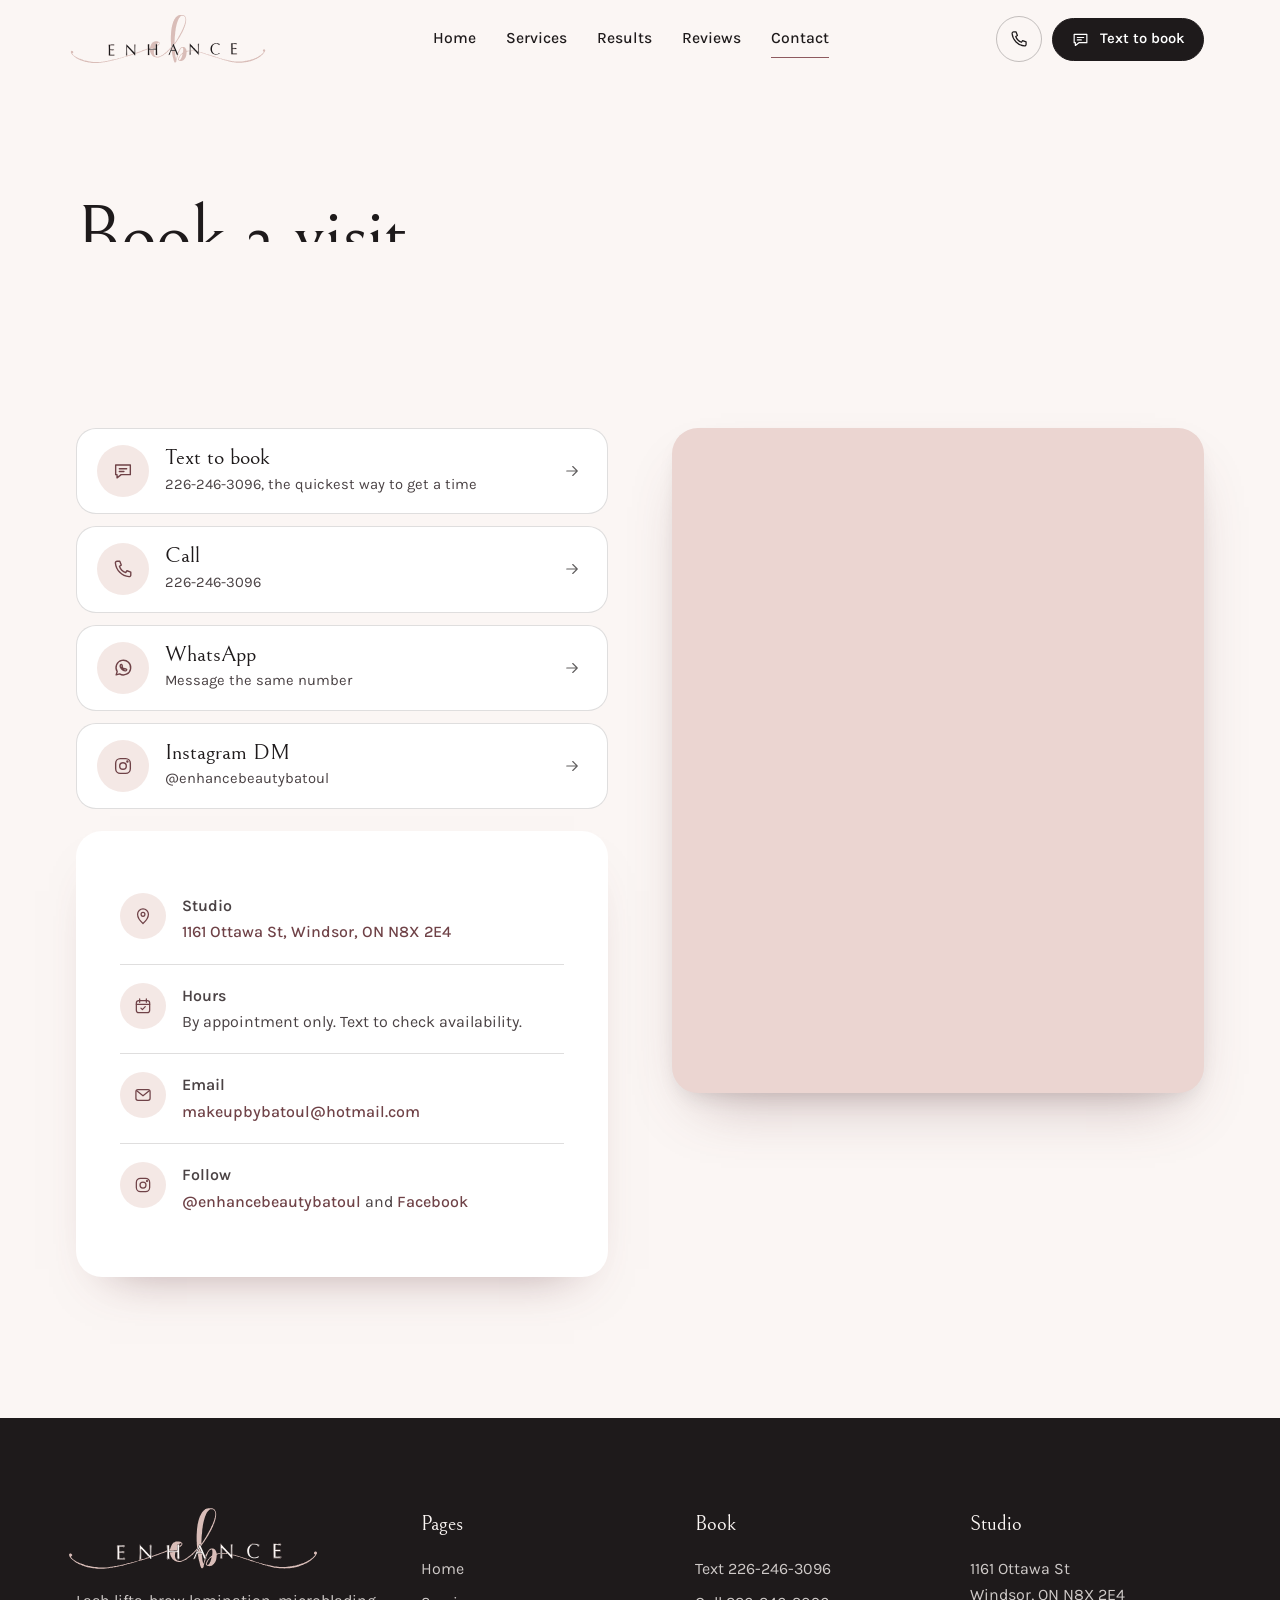
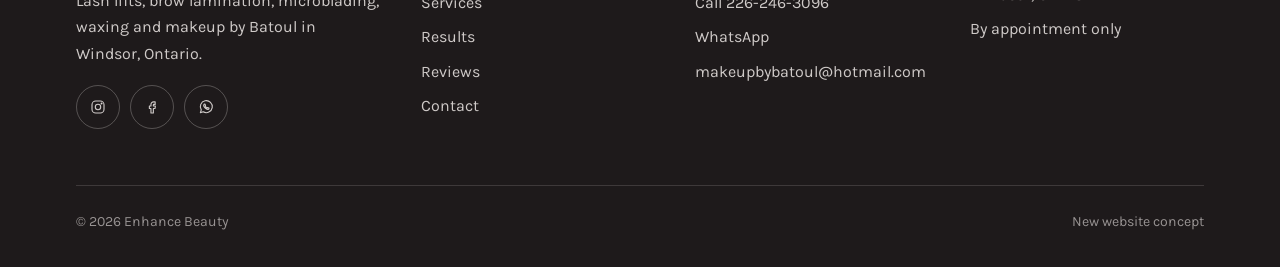
<file: contact.html>
<!doctype html>
<html lang="en">
<head>
<meta charset="utf-8">
<meta name="viewport" content="width=device-width, initial-scale=1, viewport-fit=cover">
<title>Contact & booking | Enhance Beauty, Windsor ON</title>
<meta name="description" content="Book a lash lift, brows, microblading, waxing or makeup with Batoul. Text or call 226-246-3096, WhatsApp or Instagram DM. 1161 Ottawa St, Windsor, ON.">
<meta name="robots" content="noindex, nofollow">
<meta name="theme-color" content="#FBF6F4">
<link rel="canonical" href="https://konkos-design.github.io/enhance-beauty-windsor/contact.html">
<meta property="og:type" content="website">
<meta property="og:site_name" content="Enhance Beauty">
<meta property="og:title" content="Contact & booking | Enhance Beauty, Windsor ON">
<meta property="og:description" content="Book a lash lift, brows, microblading, waxing or makeup with Batoul. Text or call 226-246-3096, WhatsApp or Instagram DM. 1161 Ottawa St, Windsor, ON.">
<meta property="og:url" content="https://konkos-design.github.io/enhance-beauty-windsor/contact.html">
<meta property="og:image" content="https://konkos-design.github.io/enhance-beauty-windsor/img/og.jpg">
<meta property="og:image:width" content="1200">
<meta property="og:image:height" content="630">
<meta name="twitter:card" content="summary_large_image">
<meta name="twitter:title" content="Contact & booking | Enhance Beauty, Windsor ON">
<meta name="twitter:description" content="Book a lash lift, brows, microblading, waxing or makeup with Batoul. Text or call 226-246-3096, WhatsApp or Instagram DM. 1161 Ottawa St, Windsor, ON.">
<meta name="twitter:image" content="https://konkos-design.github.io/enhance-beauty-windsor/img/og.jpg">
<link rel="icon" href="favicon.ico" sizes="32x32">
<link rel="icon" href="img/favicon.svg" type="image/svg+xml">
<link rel="apple-touch-icon" href="img/apple-touch-icon.png">
<script>(function(d){if(!matchMedia("(prefers-reduced-motion: reduce)").matches){d.classList.add("js-anim");setTimeout(function(){d.classList.remove("js-anim")},3500)}})(document.documentElement)</script>
<link rel="preload" href="fonts/bellefair-latin-400-normal.woff2" as="font" type="font/woff2" crossorigin>
<link rel="stylesheet" href="css/style.css">
</head>
<body>
<a class="skip" href="#main">Skip to content</a>
<header class="hdr">
  <div class="wrap hdr__in">
    <a class="hdr__logo" href="index.html" aria-label="Enhance Beauty, home"><img src="img/logo.svg" alt="Enhance Beauty" width="196" height="49"></a>
    <nav class="nav" aria-label="Main"><a href="index.html">Home</a><a href="services.html">Services</a><a href="results.html">Results</a><a href="reviews.html">Reviews</a><a href="contact.html" aria-current=page>Contact</a></nav>
    <div class="hdr__cta">
      <a class="icon-btn" href="tel:+12262463096" aria-label="Call 226-246-3096"><svg viewBox="0 0 24 24" fill="none" stroke="currentColor" stroke-width="1.5" stroke-linecap="round" stroke-linejoin="round" aria-hidden="true"><path d="M5.5 3.5h3l1.6 4.2-2 1.3a11 11 0 0 0 6.9 6.9l1.3-2 4.2 1.6v3a1.8 1.8 0 0 1-1.9 1.8A16.5 16.5 0 0 1 3.7 5.4 1.8 1.8 0 0 1 5.5 3.5z"/></svg></a>
      <a class="btn btn--sm" href="sms:+12262463096"><svg viewBox="0 0 24 24" fill="none" stroke="currentColor" stroke-width="1.5" stroke-linecap="round" stroke-linejoin="round" aria-hidden="true"><path d="M4 5.5h16v10.5H10l-4.5 3.5V16H4z"/><path d="M8 9.5h8M8 12.5h5"/></svg>Text to book</a>
      <button class="burger" aria-label="Menu" aria-expanded="false" aria-controls="mnav"><span></span><span></span></button>
    </div>
  </div>
</header>
<nav class="mnav" id="mnav" aria-hidden="true" aria-label="Mobile">
  <a class="mnav__l" href="index.html">Home</a><a class="mnav__l" href="services.html">Services</a><a class="mnav__l" href="results.html">Results</a><a class="mnav__l" href="reviews.html">Reviews</a><a class="mnav__l" href="contact.html">Contact</a>
  <div class="mnav__book">
    <a class="btn" href="sms:+12262463096"><svg viewBox="0 0 24 24" fill="none" stroke="currentColor" stroke-width="1.5" stroke-linecap="round" stroke-linejoin="round" aria-hidden="true"><path d="M4 5.5h16v10.5H10l-4.5 3.5V16H4z"/><path d="M8 9.5h8M8 12.5h5"/></svg>Text to book</a>
    <a class="btn btn--ghost" href="tel:+12262463096"><svg viewBox="0 0 24 24" fill="none" stroke="currentColor" stroke-width="1.5" stroke-linecap="round" stroke-linejoin="round" aria-hidden="true"><path d="M5.5 3.5h3l1.6 4.2-2 1.3a11 11 0 0 0 6.9 6.9l1.3-2 4.2 1.6v3a1.8 1.8 0 0 1-1.9 1.8A16.5 16.5 0 0 1 3.7 5.4 1.8 1.8 0 0 1 5.5 3.5z"/></svg>Call</a>
    <a class="btn btn--ghost" href="https://wa.me/12262463096" target="_blank" rel="noopener"><svg viewBox="0 0 24 24" fill="none" stroke="currentColor" stroke-width="1.5" stroke-linecap="round" stroke-linejoin="round" aria-hidden="true"><path d="M4.5 19.5l1.2-3.6A8 8 0 1 1 8.3 18.4z"/><path d="M9.2 8.6c.2-.5.5-.6.8-.6h.5l.9 2-.6.8c.5 1 1.3 1.8 2.4 2.4l.8-.6 2 .9v.5c0 .4-.2.7-.6.9-.9.4-2.2.2-3.7-.9a9 9 0 0 1-2.4-2.6c-.5-1-.6-2-.1-2.8z"/></svg>WhatsApp</a>
    <a class="btn btn--ghost" href="https://ig.me/m/enhancebeautybatoul" target="_blank" rel="noopener"><svg viewBox="0 0 24 24" fill="none" stroke="currentColor" stroke-width="1.5" stroke-linecap="round" stroke-linejoin="round" aria-hidden="true"><rect x="4" y="4" width="16" height="16" rx="5"/><circle cx="12" cy="12" r="3.6"/><circle cx="16.8" cy="7.2" r=".6" fill="currentColor"/></svg>Instagram DM</a>
  </div>
  <p class="mnav__meta">1161 Ottawa St, Windsor, ON N8X 2E4<br>By appointment only</p>
</nav>
<main id="main">
<section class="phero">
  <div class="swash" aria-hidden="true"><svg viewBox="0 0 1600 220" preserveAspectRatio="none"><path d="M18 112c-9-12 6-26 17-16 8 8 0 20-9 15M26 111c96 72 268 82 470 40 168-35 262-92 392-96 140-4 228 64 362 82 132 18 238-6 314-64M1564 73c6-8 18-6 19 3 1 10-12 13-17 5" fill="none" stroke="currentColor" stroke-width="2.4" stroke-linecap="round"/></svg></div>
  <div class="wrap">
    <h1><span class="ln"><span>Book a visit</span></span></h1>
    <p class="phero__lead">Enhance Beauty works by appointment only. A text is the fastest way to find a time.</p>
  </div>
</section>
<section class="sec" style="padding-top:clamp(30px,4vw,50px)">
  <div class="wrap ct">
    <div>
      <div class="rv"><ul class="ways ways--light"><li><a class="way" href="sms:+12262463096"><span class="way__ic"><svg viewBox="0 0 24 24" fill="none" stroke="currentColor" stroke-width="1.5" stroke-linecap="round" stroke-linejoin="round" aria-hidden="true"><path d="M4 5.5h16v10.5H10l-4.5 3.5V16H4z"/><path d="M8 9.5h8M8 12.5h5"/></svg></span><span><b>Text to book</b><small>226-246-3096, the quickest way to get a time</small></span><svg viewBox="0 0 24 24" fill="none" stroke="currentColor" stroke-width="1.5" stroke-linecap="round" stroke-linejoin="round" aria-hidden="true"><path d="M5 12h14M13 6l6 6-6 6"/></svg></a></li><li><a class="way" href="tel:+12262463096"><span class="way__ic"><svg viewBox="0 0 24 24" fill="none" stroke="currentColor" stroke-width="1.5" stroke-linecap="round" stroke-linejoin="round" aria-hidden="true"><path d="M5.5 3.5h3l1.6 4.2-2 1.3a11 11 0 0 0 6.9 6.9l1.3-2 4.2 1.6v3a1.8 1.8 0 0 1-1.9 1.8A16.5 16.5 0 0 1 3.7 5.4 1.8 1.8 0 0 1 5.5 3.5z"/></svg></span><span><b>Call</b><small>226-246-3096</small></span><svg viewBox="0 0 24 24" fill="none" stroke="currentColor" stroke-width="1.5" stroke-linecap="round" stroke-linejoin="round" aria-hidden="true"><path d="M5 12h14M13 6l6 6-6 6"/></svg></a></li><li><a class="way" href="https://wa.me/12262463096" target="_blank" rel="noopener"><span class="way__ic"><svg viewBox="0 0 24 24" fill="none" stroke="currentColor" stroke-width="1.5" stroke-linecap="round" stroke-linejoin="round" aria-hidden="true"><path d="M4.5 19.5l1.2-3.6A8 8 0 1 1 8.3 18.4z"/><path d="M9.2 8.6c.2-.5.5-.6.8-.6h.5l.9 2-.6.8c.5 1 1.3 1.8 2.4 2.4l.8-.6 2 .9v.5c0 .4-.2.7-.6.9-.9.4-2.2.2-3.7-.9a9 9 0 0 1-2.4-2.6c-.5-1-.6-2-.1-2.8z"/></svg></span><span><b>WhatsApp</b><small>Message the same number</small></span><svg viewBox="0 0 24 24" fill="none" stroke="currentColor" stroke-width="1.5" stroke-linecap="round" stroke-linejoin="round" aria-hidden="true"><path d="M5 12h14M13 6l6 6-6 6"/></svg></a></li><li><a class="way" href="https://ig.me/m/enhancebeautybatoul" target="_blank" rel="noopener"><span class="way__ic"><svg viewBox="0 0 24 24" fill="none" stroke="currentColor" stroke-width="1.5" stroke-linecap="round" stroke-linejoin="round" aria-hidden="true"><rect x="4" y="4" width="16" height="16" rx="5"/><circle cx="12" cy="12" r="3.6"/><circle cx="16.8" cy="7.2" r=".6" fill="currentColor"/></svg></span><span><b>Instagram DM</b><small>@enhancebeautybatoul</small></span><svg viewBox="0 0 24 24" fill="none" stroke="currentColor" stroke-width="1.5" stroke-linecap="round" stroke-linejoin="round" aria-hidden="true"><path d="M5 12h14M13 6l6 6-6 6"/></svg></a></li></ul></div>
      <div class="ct__card rv" style="margin-top:22px">
        <div class="ct__row"><span class="i"><svg viewBox="0 0 24 24" fill="none" stroke="currentColor" stroke-width="1.5" stroke-linecap="round" stroke-linejoin="round" aria-hidden="true"><path d="M12 21s-6.5-5.6-6.5-11a6.5 6.5 0 0 1 13 0c0 5.4-6.5 11-6.5 11z"/><circle cx="12" cy="10" r="2.3"/></svg></span><span><b>Studio</b><a href="https://www.google.com/maps/search/?api=1&query=Enhance+Beauty+1161+Ottawa+St+Windsor+ON" target="_blank" rel="noopener">1161 Ottawa St, Windsor, ON N8X 2E4</a></span></div>
        <div class="ct__row"><span class="i"><svg viewBox="0 0 24 24" fill="none" stroke="currentColor" stroke-width="1.5" stroke-linecap="round" stroke-linejoin="round" aria-hidden="true"><rect x="4" y="5.5" width="16" height="14.5" rx="3"/><path d="M8 3.5v4M16 3.5v4M4 10h16"/><path d="M9.5 14.5l1.8 1.8 3.4-3.6"/></svg></span><span><b>Hours</b><span>By appointment only. Text to check availability.</span></span></div>
        <div class="ct__row"><span class="i"><svg viewBox="0 0 24 24" fill="none" stroke="currentColor" stroke-width="1.5" stroke-linecap="round" stroke-linejoin="round" aria-hidden="true"><rect x="3.5" y="5.5" width="17" height="13" rx="2.5"/><path d="M4.5 7l7.5 6 7.5-6"/></svg></span><span><b>Email</b><a href="mailto:makeupbybatoul@hotmail.com">makeupbybatoul@hotmail.com</a></span></div>
        <div class="ct__row"><span class="i"><svg viewBox="0 0 24 24" fill="none" stroke="currentColor" stroke-width="1.5" stroke-linecap="round" stroke-linejoin="round" aria-hidden="true"><rect x="4" y="4" width="16" height="16" rx="5"/><circle cx="12" cy="12" r="3.6"/><circle cx="16.8" cy="7.2" r=".6" fill="currentColor"/></svg></span><span><b>Follow</b><a href="https://www.instagram.com/enhancebeautybatoul/" target="_blank" rel="noopener">@enhancebeautybatoul</a> and <a href="https://www.facebook.com/enhancebeautyeb" target="_blank" rel="noopener">Facebook</a></span></div>
      </div>
    </div>
    <div class="map rv rv-d1"><iframe title="Map: Enhance Beauty, 1161 Ottawa St, Windsor" src="https://www.google.com/maps?q=Enhance+Beauty,+1161+Ottawa+St,+Windsor,+ON+N8X+2E4&amp;output=embed" loading="lazy" referrerpolicy="no-referrer-when-downgrade"></iframe></div>
  </div>
</section>
</main><footer class="ftr">
  <div class="wrap">
    <div class="ftr__top">
      <div class="ftr__brand">
        <img class="ftr__logo" src="img/logo-light.svg" alt="Enhance Beauty" width="210" height="53">
        <p>Lash lifts, brow lamination, microblading, waxing and makeup by Batoul in Windsor, Ontario.</p>
        <div class="ftr__soc">
          <a href="https://www.instagram.com/enhancebeautybatoul/" target="_blank" rel="noopener" aria-label="Instagram"><svg viewBox="0 0 24 24" fill="none" stroke="currentColor" stroke-width="1.5" stroke-linecap="round" stroke-linejoin="round" aria-hidden="true"><rect x="4" y="4" width="16" height="16" rx="5"/><circle cx="12" cy="12" r="3.6"/><circle cx="16.8" cy="7.2" r=".6" fill="currentColor"/></svg></a>
          <a href="https://www.facebook.com/enhancebeautyeb" target="_blank" rel="noopener" aria-label="Facebook"><svg viewBox="0 0 24 24" fill="none" stroke="currentColor" stroke-width="1.5" stroke-linecap="round" stroke-linejoin="round" aria-hidden="true"><path d="M14 8.5h2.2V5.2H14a3.4 3.4 0 0 0-3.4 3.4v2.1H8.5V14h2.1v6h3.2v-6h2.3l.4-3.3h-2.7V9.2c0-.4.3-.7.7-.7z"/></svg></a>
          <a href="https://wa.me/12262463096" target="_blank" rel="noopener" aria-label="WhatsApp"><svg viewBox="0 0 24 24" fill="none" stroke="currentColor" stroke-width="1.5" stroke-linecap="round" stroke-linejoin="round" aria-hidden="true"><path d="M4.5 19.5l1.2-3.6A8 8 0 1 1 8.3 18.4z"/><path d="M9.2 8.6c.2-.5.5-.6.8-.6h.5l.9 2-.6.8c.5 1 1.3 1.8 2.4 2.4l.8-.6 2 .9v.5c0 .4-.2.7-.6.9-.9.4-2.2.2-3.7-.9a9 9 0 0 1-2.4-2.6c-.5-1-.6-2-.1-2.8z"/></svg></a>
        </div>
      </div>
      <div><h4>Pages</h4><ul><li><a href="index.html">Home</a></li><li><a href="services.html">Services</a></li><li><a href="results.html">Results</a></li><li><a href="reviews.html">Reviews</a></li><li><a href="contact.html">Contact</a></li></ul></div>
      <div><h4>Book</h4><ul>
        <li><a href="sms:+12262463096">Text 226-246-3096</a></li>
        <li><a href="tel:+12262463096">Call 226-246-3096</a></li>
        <li><a href="https://wa.me/12262463096" target="_blank" rel="noopener">WhatsApp</a></li>
        <li><a href="mailto:makeupbybatoul@hotmail.com">makeupbybatoul@hotmail.com</a></li>
      </ul></div>
      <div><h4>Studio</h4><ul>
        <li><a href="https://www.google.com/maps/search/?api=1&query=Enhance+Beauty+1161+Ottawa+St+Windsor+ON" target="_blank" rel="noopener">1161 Ottawa St<br>Windsor, ON N8X 2E4</a></li>
        <li>By appointment only</li>
      </ul></div>
    </div>
    <div class="ftr__btm"><span>&copy; <span data-year>2026</span> Enhance Beauty</span><span>New website concept</span></div>
  </div>
</footer>
<div class="mbar" aria-label="Quick booking">
  <a href="sms:+12262463096"><svg viewBox="0 0 24 24" fill="none" stroke="currentColor" stroke-width="1.5" stroke-linecap="round" stroke-linejoin="round" aria-hidden="true"><path d="M4 5.5h16v10.5H10l-4.5 3.5V16H4z"/><path d="M8 9.5h8M8 12.5h5"/></svg>Text to book</a>
  <a href="tel:+12262463096"><svg viewBox="0 0 24 24" fill="none" stroke="currentColor" stroke-width="1.5" stroke-linecap="round" stroke-linejoin="round" aria-hidden="true"><path d="M5.5 3.5h3l1.6 4.2-2 1.3a11 11 0 0 0 6.9 6.9l1.3-2 4.2 1.6v3a1.8 1.8 0 0 1-1.9 1.8A16.5 16.5 0 0 1 3.7 5.4 1.8 1.8 0 0 1 5.5 3.5z"/></svg>Call</a>
</div>
<script src="js/gsap.min.js" defer></script>
<script src="js/ScrollTrigger.min.js" defer></script>
<script src="js/main.js" defer></script>
</body>
</html>
</file>
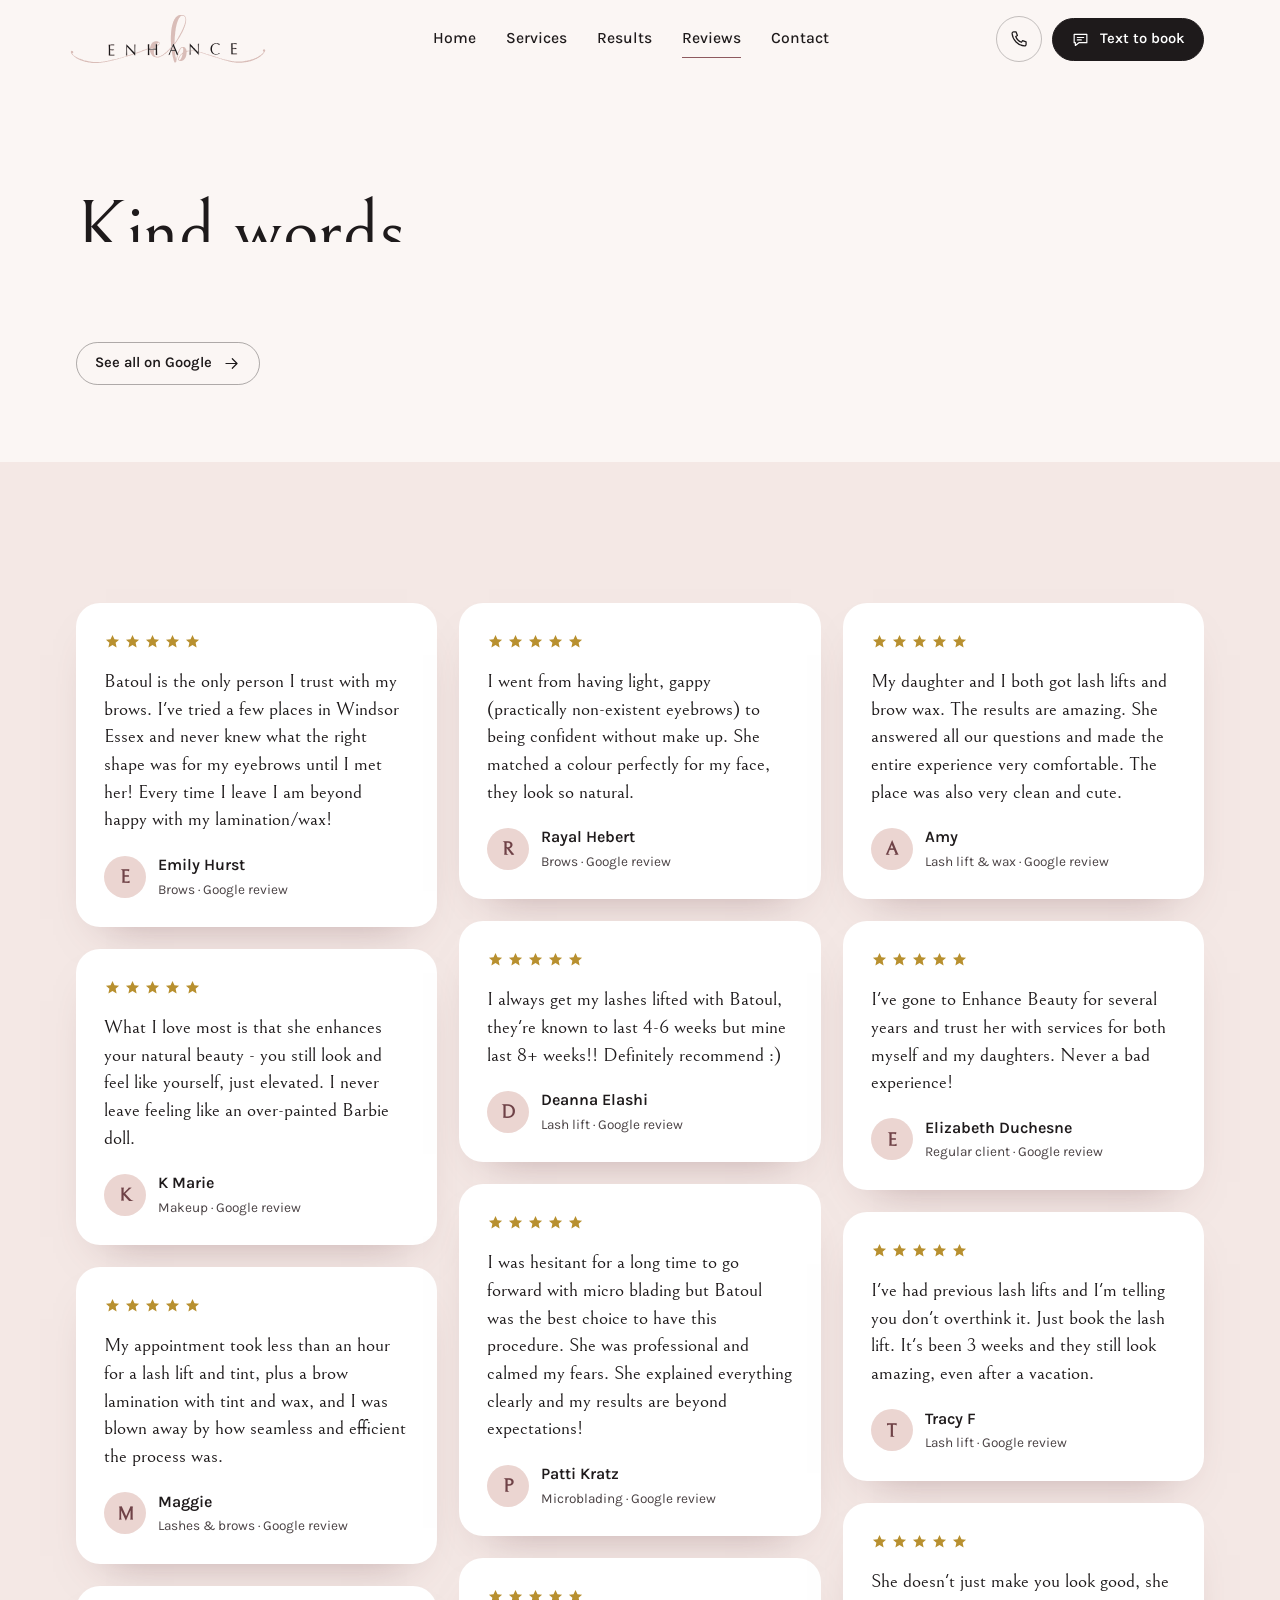
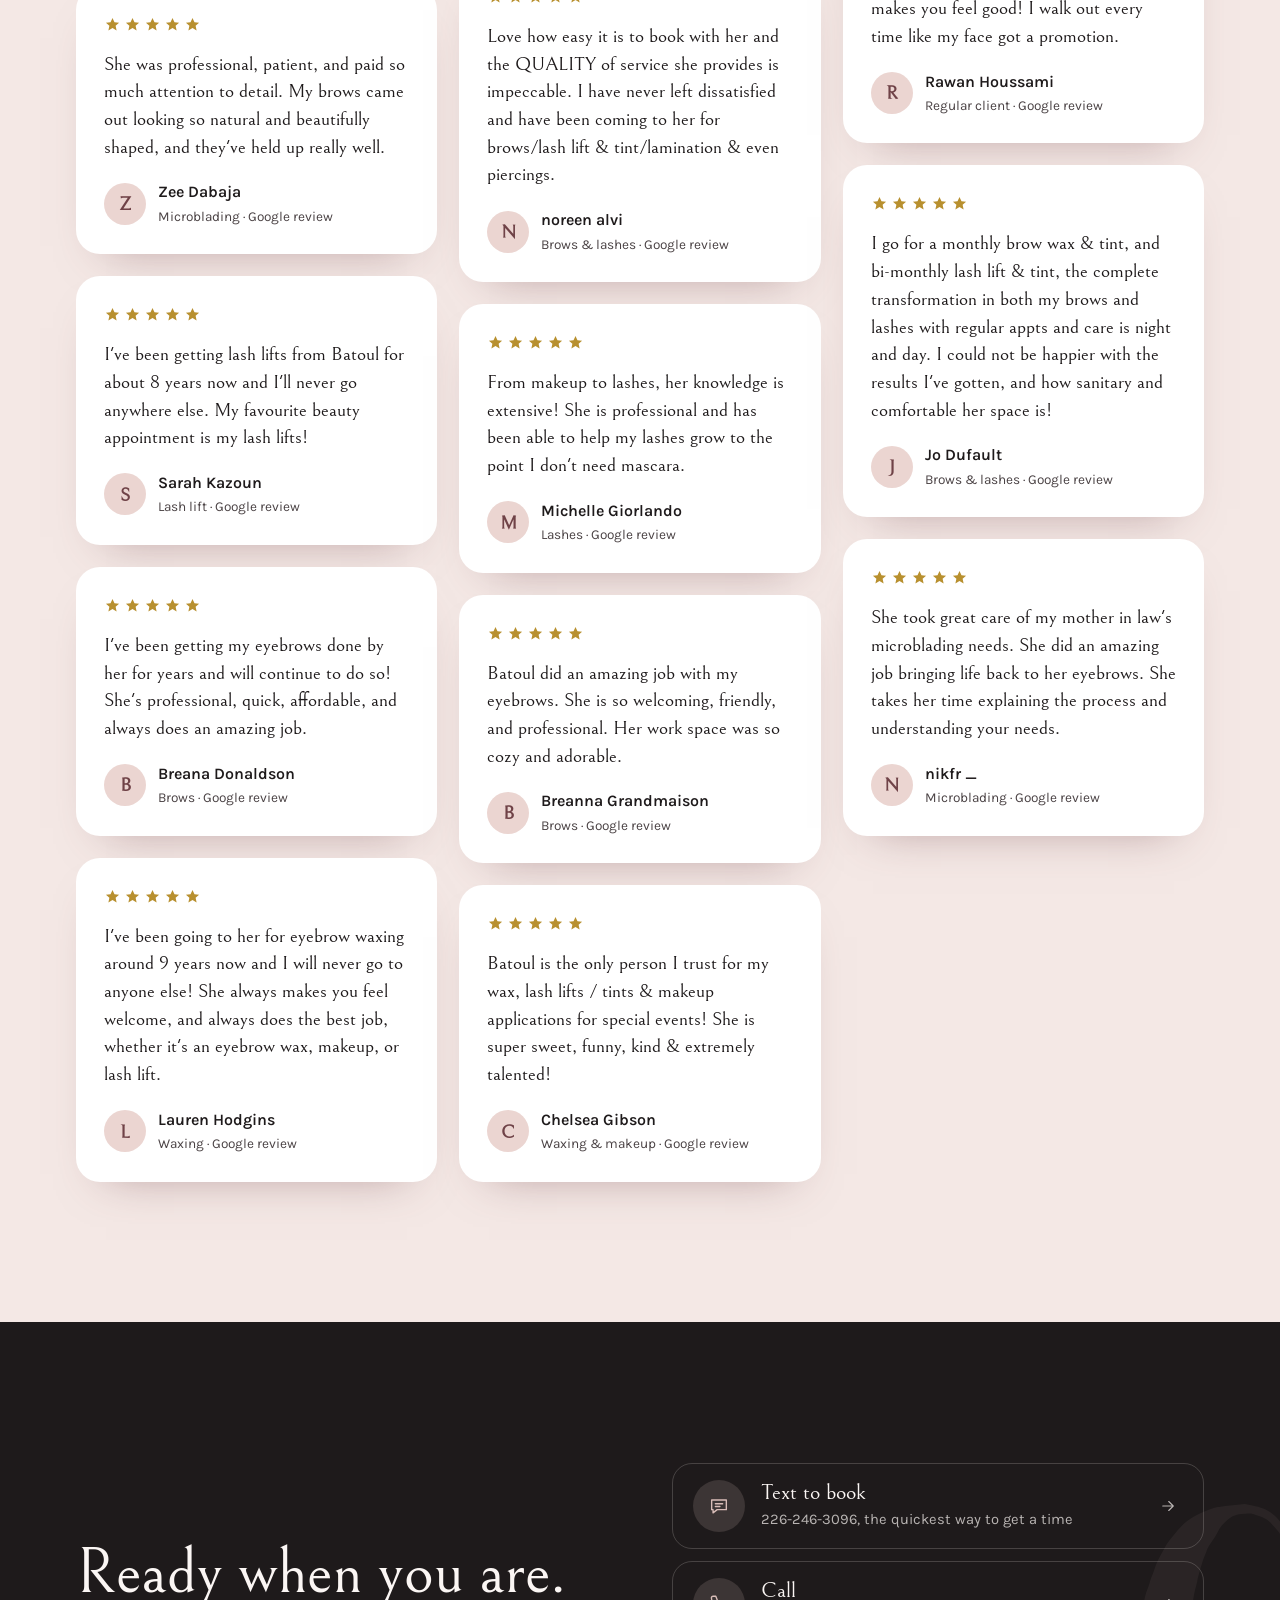
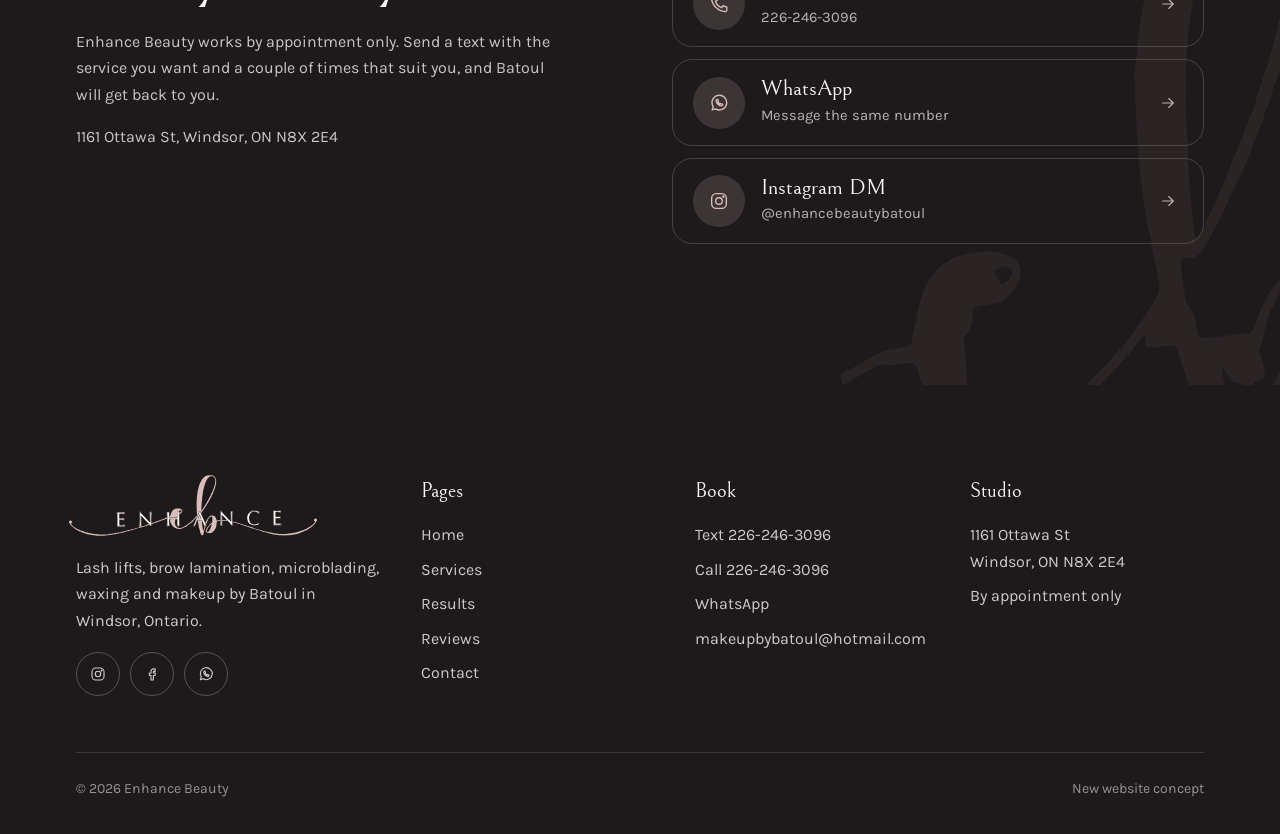
<file: reviews.html>
<!doctype html>
<html lang="en">
<head>
<meta charset="utf-8">
<meta name="viewport" content="width=device-width, initial-scale=1, viewport-fit=cover">
<title>Reviews | Enhance Beauty, Windsor ON</title>
<meta name="description" content="Read what clients say about lash lifts, brows, microblading and makeup by Batoul at Enhance Beauty, Windsor. 5.0 on Google from 69 reviews.">
<meta name="robots" content="noindex, nofollow">
<meta name="theme-color" content="#FBF6F4">
<link rel="canonical" href="https://konkos-design.github.io/enhance-beauty-windsor/reviews.html">
<meta property="og:type" content="website">
<meta property="og:site_name" content="Enhance Beauty">
<meta property="og:title" content="Reviews | Enhance Beauty, Windsor ON">
<meta property="og:description" content="Read what clients say about lash lifts, brows, microblading and makeup by Batoul at Enhance Beauty, Windsor. 5.0 on Google from 69 reviews.">
<meta property="og:url" content="https://konkos-design.github.io/enhance-beauty-windsor/reviews.html">
<meta property="og:image" content="https://konkos-design.github.io/enhance-beauty-windsor/img/og.jpg">
<meta property="og:image:width" content="1200">
<meta property="og:image:height" content="630">
<meta name="twitter:card" content="summary_large_image">
<meta name="twitter:title" content="Reviews | Enhance Beauty, Windsor ON">
<meta name="twitter:description" content="Read what clients say about lash lifts, brows, microblading and makeup by Batoul at Enhance Beauty, Windsor. 5.0 on Google from 69 reviews.">
<meta name="twitter:image" content="https://konkos-design.github.io/enhance-beauty-windsor/img/og.jpg">
<link rel="icon" href="favicon.ico" sizes="32x32">
<link rel="icon" href="img/favicon.svg" type="image/svg+xml">
<link rel="apple-touch-icon" href="img/apple-touch-icon.png">
<script>(function(d){if(!matchMedia("(prefers-reduced-motion: reduce)").matches){d.classList.add("js-anim");setTimeout(function(){d.classList.remove("js-anim")},3500)}})(document.documentElement)</script>
<link rel="preload" href="fonts/bellefair-latin-400-normal.woff2" as="font" type="font/woff2" crossorigin>
<link rel="stylesheet" href="css/style.css">
</head>
<body>
<a class="skip" href="#main">Skip to content</a>
<header class="hdr">
  <div class="wrap hdr__in">
    <a class="hdr__logo" href="index.html" aria-label="Enhance Beauty, home"><img src="img/logo.svg" alt="Enhance Beauty" width="196" height="49"></a>
    <nav class="nav" aria-label="Main"><a href="index.html">Home</a><a href="services.html">Services</a><a href="results.html">Results</a><a href="reviews.html" aria-current=page>Reviews</a><a href="contact.html">Contact</a></nav>
    <div class="hdr__cta">
      <a class="icon-btn" href="tel:+12262463096" aria-label="Call 226-246-3096"><svg viewBox="0 0 24 24" fill="none" stroke="currentColor" stroke-width="1.5" stroke-linecap="round" stroke-linejoin="round" aria-hidden="true"><path d="M5.5 3.5h3l1.6 4.2-2 1.3a11 11 0 0 0 6.9 6.9l1.3-2 4.2 1.6v3a1.8 1.8 0 0 1-1.9 1.8A16.5 16.5 0 0 1 3.7 5.4 1.8 1.8 0 0 1 5.5 3.5z"/></svg></a>
      <a class="btn btn--sm" href="sms:+12262463096"><svg viewBox="0 0 24 24" fill="none" stroke="currentColor" stroke-width="1.5" stroke-linecap="round" stroke-linejoin="round" aria-hidden="true"><path d="M4 5.5h16v10.5H10l-4.5 3.5V16H4z"/><path d="M8 9.5h8M8 12.5h5"/></svg>Text to book</a>
      <button class="burger" aria-label="Menu" aria-expanded="false" aria-controls="mnav"><span></span><span></span></button>
    </div>
  </div>
</header>
<nav class="mnav" id="mnav" aria-hidden="true" aria-label="Mobile">
  <a class="mnav__l" href="index.html">Home</a><a class="mnav__l" href="services.html">Services</a><a class="mnav__l" href="results.html">Results</a><a class="mnav__l" href="reviews.html">Reviews</a><a class="mnav__l" href="contact.html">Contact</a>
  <div class="mnav__book">
    <a class="btn" href="sms:+12262463096"><svg viewBox="0 0 24 24" fill="none" stroke="currentColor" stroke-width="1.5" stroke-linecap="round" stroke-linejoin="round" aria-hidden="true"><path d="M4 5.5h16v10.5H10l-4.5 3.5V16H4z"/><path d="M8 9.5h8M8 12.5h5"/></svg>Text to book</a>
    <a class="btn btn--ghost" href="tel:+12262463096"><svg viewBox="0 0 24 24" fill="none" stroke="currentColor" stroke-width="1.5" stroke-linecap="round" stroke-linejoin="round" aria-hidden="true"><path d="M5.5 3.5h3l1.6 4.2-2 1.3a11 11 0 0 0 6.9 6.9l1.3-2 4.2 1.6v3a1.8 1.8 0 0 1-1.9 1.8A16.5 16.5 0 0 1 3.7 5.4 1.8 1.8 0 0 1 5.5 3.5z"/></svg>Call</a>
    <a class="btn btn--ghost" href="https://wa.me/12262463096" target="_blank" rel="noopener"><svg viewBox="0 0 24 24" fill="none" stroke="currentColor" stroke-width="1.5" stroke-linecap="round" stroke-linejoin="round" aria-hidden="true"><path d="M4.5 19.5l1.2-3.6A8 8 0 1 1 8.3 18.4z"/><path d="M9.2 8.6c.2-.5.5-.6.8-.6h.5l.9 2-.6.8c.5 1 1.3 1.8 2.4 2.4l.8-.6 2 .9v.5c0 .4-.2.7-.6.9-.9.4-2.2.2-3.7-.9a9 9 0 0 1-2.4-2.6c-.5-1-.6-2-.1-2.8z"/></svg>WhatsApp</a>
    <a class="btn btn--ghost" href="https://ig.me/m/enhancebeautybatoul" target="_blank" rel="noopener"><svg viewBox="0 0 24 24" fill="none" stroke="currentColor" stroke-width="1.5" stroke-linecap="round" stroke-linejoin="round" aria-hidden="true"><rect x="4" y="4" width="16" height="16" rx="5"/><circle cx="12" cy="12" r="3.6"/><circle cx="16.8" cy="7.2" r=".6" fill="currentColor"/></svg>Instagram DM</a>
  </div>
  <p class="mnav__meta">1161 Ottawa St, Windsor, ON N8X 2E4<br>By appointment only</p>
</nav>
<main id="main">
<section class="phero">
  <div class="swash" aria-hidden="true"><svg viewBox="0 0 1600 220" preserveAspectRatio="none"><path d="M18 112c-9-12 6-26 17-16 8 8 0 20-9 15M26 111c96 72 268 82 470 40 168-35 262-92 392-96 140-4 228 64 362 82 132 18 238-6 314-64M1564 73c6-8 18-6 19 3 1 10-12 13-17 5" fill="none" stroke="currentColor" stroke-width="2.4" stroke-linecap="round"/></svg></div>
  <div class="wrap">
    <h1><span class="ln"><span>Kind words</span></span></h1>
    <p class="phero__lead">Enhance Beauty holds a 5.0 rating from 69 Google reviews. A selection is below, in the clients' own words.</p>
    <div class="jump"><a class="btn btn--ghost btn--sm" href="https://www.google.com/maps/search/?api=1&query=Enhance+Beauty+1161+Ottawa+St+Windsor+ON" target="_blank" rel="noopener">See all on Google <svg viewBox="0 0 24 24" fill="none" stroke="currentColor" stroke-width="1.5" stroke-linecap="round" stroke-linejoin="round" aria-hidden="true"><path d="M5 12h14M13 6l6 6-6 6"/></svg></a></div>
  </div>
</section>
<section class="sec sec--shell"><div class="wrap"><div class="rgrid"><div class="rv"><article class="rvw"><div class="stars" aria-label="5 out of 5 stars"><svg viewBox="0 0 24 24" aria-hidden="true"><path fill="currentColor" d="M12 2.8l2.8 6 6.5.7-4.9 4.4 1.4 6.4L12 17l-5.8 3.3 1.4-6.4-4.9-4.4 6.5-.7z"/></svg><svg viewBox="0 0 24 24" aria-hidden="true"><path fill="currentColor" d="M12 2.8l2.8 6 6.5.7-4.9 4.4 1.4 6.4L12 17l-5.8 3.3 1.4-6.4-4.9-4.4 6.5-.7z"/></svg><svg viewBox="0 0 24 24" aria-hidden="true"><path fill="currentColor" d="M12 2.8l2.8 6 6.5.7-4.9 4.4 1.4 6.4L12 17l-5.8 3.3 1.4-6.4-4.9-4.4 6.5-.7z"/></svg><svg viewBox="0 0 24 24" aria-hidden="true"><path fill="currentColor" d="M12 2.8l2.8 6 6.5.7-4.9 4.4 1.4 6.4L12 17l-5.8 3.3 1.4-6.4-4.9-4.4 6.5-.7z"/></svg><svg viewBox="0 0 24 24" aria-hidden="true"><path fill="currentColor" d="M12 2.8l2.8 6 6.5.7-4.9 4.4 1.4 6.4L12 17l-5.8 3.3 1.4-6.4-4.9-4.4 6.5-.7z"/></svg></div><blockquote>Batoul is the only person I trust with my brows. I&#x27;ve tried a few places in Windsor Essex and never knew what the right shape was for my eyebrows until I met her! Every time I leave I am beyond happy with my lamination/wax!</blockquote><footer><span class="ava" aria-hidden="true">E</span><span>Emily Hurst<small>Brows &middot; Google review</small></span></footer></article></div><div class="rv"><article class="rvw"><div class="stars" aria-label="5 out of 5 stars"><svg viewBox="0 0 24 24" aria-hidden="true"><path fill="currentColor" d="M12 2.8l2.8 6 6.5.7-4.9 4.4 1.4 6.4L12 17l-5.8 3.3 1.4-6.4-4.9-4.4 6.5-.7z"/></svg><svg viewBox="0 0 24 24" aria-hidden="true"><path fill="currentColor" d="M12 2.8l2.8 6 6.5.7-4.9 4.4 1.4 6.4L12 17l-5.8 3.3 1.4-6.4-4.9-4.4 6.5-.7z"/></svg><svg viewBox="0 0 24 24" aria-hidden="true"><path fill="currentColor" d="M12 2.8l2.8 6 6.5.7-4.9 4.4 1.4 6.4L12 17l-5.8 3.3 1.4-6.4-4.9-4.4 6.5-.7z"/></svg><svg viewBox="0 0 24 24" aria-hidden="true"><path fill="currentColor" d="M12 2.8l2.8 6 6.5.7-4.9 4.4 1.4 6.4L12 17l-5.8 3.3 1.4-6.4-4.9-4.4 6.5-.7z"/></svg><svg viewBox="0 0 24 24" aria-hidden="true"><path fill="currentColor" d="M12 2.8l2.8 6 6.5.7-4.9 4.4 1.4 6.4L12 17l-5.8 3.3 1.4-6.4-4.9-4.4 6.5-.7z"/></svg></div><blockquote>What I love most is that she enhances your natural beauty - you still look and feel like yourself, just elevated. I never leave feeling like an over-painted Barbie doll.</blockquote><footer><span class="ava" aria-hidden="true">K</span><span>K Marie<small>Makeup &middot; Google review</small></span></footer></article></div><div class="rv"><article class="rvw"><div class="stars" aria-label="5 out of 5 stars"><svg viewBox="0 0 24 24" aria-hidden="true"><path fill="currentColor" d="M12 2.8l2.8 6 6.5.7-4.9 4.4 1.4 6.4L12 17l-5.8 3.3 1.4-6.4-4.9-4.4 6.5-.7z"/></svg><svg viewBox="0 0 24 24" aria-hidden="true"><path fill="currentColor" d="M12 2.8l2.8 6 6.5.7-4.9 4.4 1.4 6.4L12 17l-5.8 3.3 1.4-6.4-4.9-4.4 6.5-.7z"/></svg><svg viewBox="0 0 24 24" aria-hidden="true"><path fill="currentColor" d="M12 2.8l2.8 6 6.5.7-4.9 4.4 1.4 6.4L12 17l-5.8 3.3 1.4-6.4-4.9-4.4 6.5-.7z"/></svg><svg viewBox="0 0 24 24" aria-hidden="true"><path fill="currentColor" d="M12 2.8l2.8 6 6.5.7-4.9 4.4 1.4 6.4L12 17l-5.8 3.3 1.4-6.4-4.9-4.4 6.5-.7z"/></svg><svg viewBox="0 0 24 24" aria-hidden="true"><path fill="currentColor" d="M12 2.8l2.8 6 6.5.7-4.9 4.4 1.4 6.4L12 17l-5.8 3.3 1.4-6.4-4.9-4.4 6.5-.7z"/></svg></div><blockquote>My appointment took less than an hour for a lash lift and tint, plus a brow lamination with tint and wax, and I was blown away by how seamless and efficient the process was.</blockquote><footer><span class="ava" aria-hidden="true">M</span><span>Maggie<small>Lashes & brows &middot; Google review</small></span></footer></article></div><div class="rv"><article class="rvw"><div class="stars" aria-label="5 out of 5 stars"><svg viewBox="0 0 24 24" aria-hidden="true"><path fill="currentColor" d="M12 2.8l2.8 6 6.5.7-4.9 4.4 1.4 6.4L12 17l-5.8 3.3 1.4-6.4-4.9-4.4 6.5-.7z"/></svg><svg viewBox="0 0 24 24" aria-hidden="true"><path fill="currentColor" d="M12 2.8l2.8 6 6.5.7-4.9 4.4 1.4 6.4L12 17l-5.8 3.3 1.4-6.4-4.9-4.4 6.5-.7z"/></svg><svg viewBox="0 0 24 24" aria-hidden="true"><path fill="currentColor" d="M12 2.8l2.8 6 6.5.7-4.9 4.4 1.4 6.4L12 17l-5.8 3.3 1.4-6.4-4.9-4.4 6.5-.7z"/></svg><svg viewBox="0 0 24 24" aria-hidden="true"><path fill="currentColor" d="M12 2.8l2.8 6 6.5.7-4.9 4.4 1.4 6.4L12 17l-5.8 3.3 1.4-6.4-4.9-4.4 6.5-.7z"/></svg><svg viewBox="0 0 24 24" aria-hidden="true"><path fill="currentColor" d="M12 2.8l2.8 6 6.5.7-4.9 4.4 1.4 6.4L12 17l-5.8 3.3 1.4-6.4-4.9-4.4 6.5-.7z"/></svg></div><blockquote>She was professional, patient, and paid so much attention to detail. My brows came out looking so natural and beautifully shaped, and they&#x27;ve held up really well.</blockquote><footer><span class="ava" aria-hidden="true">Z</span><span>Zee Dabaja<small>Microblading &middot; Google review</small></span></footer></article></div><div class="rv"><article class="rvw"><div class="stars" aria-label="5 out of 5 stars"><svg viewBox="0 0 24 24" aria-hidden="true"><path fill="currentColor" d="M12 2.8l2.8 6 6.5.7-4.9 4.4 1.4 6.4L12 17l-5.8 3.3 1.4-6.4-4.9-4.4 6.5-.7z"/></svg><svg viewBox="0 0 24 24" aria-hidden="true"><path fill="currentColor" d="M12 2.8l2.8 6 6.5.7-4.9 4.4 1.4 6.4L12 17l-5.8 3.3 1.4-6.4-4.9-4.4 6.5-.7z"/></svg><svg viewBox="0 0 24 24" aria-hidden="true"><path fill="currentColor" d="M12 2.8l2.8 6 6.5.7-4.9 4.4 1.4 6.4L12 17l-5.8 3.3 1.4-6.4-4.9-4.4 6.5-.7z"/></svg><svg viewBox="0 0 24 24" aria-hidden="true"><path fill="currentColor" d="M12 2.8l2.8 6 6.5.7-4.9 4.4 1.4 6.4L12 17l-5.8 3.3 1.4-6.4-4.9-4.4 6.5-.7z"/></svg><svg viewBox="0 0 24 24" aria-hidden="true"><path fill="currentColor" d="M12 2.8l2.8 6 6.5.7-4.9 4.4 1.4 6.4L12 17l-5.8 3.3 1.4-6.4-4.9-4.4 6.5-.7z"/></svg></div><blockquote>I&#x27;ve been getting lash lifts from Batoul for about 8 years now and I&#x27;ll never go anywhere else. My favourite beauty appointment is my lash lifts!</blockquote><footer><span class="ava" aria-hidden="true">S</span><span>Sarah Kazoun<small>Lash lift &middot; Google review</small></span></footer></article></div><div class="rv"><article class="rvw"><div class="stars" aria-label="5 out of 5 stars"><svg viewBox="0 0 24 24" aria-hidden="true"><path fill="currentColor" d="M12 2.8l2.8 6 6.5.7-4.9 4.4 1.4 6.4L12 17l-5.8 3.3 1.4-6.4-4.9-4.4 6.5-.7z"/></svg><svg viewBox="0 0 24 24" aria-hidden="true"><path fill="currentColor" d="M12 2.8l2.8 6 6.5.7-4.9 4.4 1.4 6.4L12 17l-5.8 3.3 1.4-6.4-4.9-4.4 6.5-.7z"/></svg><svg viewBox="0 0 24 24" aria-hidden="true"><path fill="currentColor" d="M12 2.8l2.8 6 6.5.7-4.9 4.4 1.4 6.4L12 17l-5.8 3.3 1.4-6.4-4.9-4.4 6.5-.7z"/></svg><svg viewBox="0 0 24 24" aria-hidden="true"><path fill="currentColor" d="M12 2.8l2.8 6 6.5.7-4.9 4.4 1.4 6.4L12 17l-5.8 3.3 1.4-6.4-4.9-4.4 6.5-.7z"/></svg><svg viewBox="0 0 24 24" aria-hidden="true"><path fill="currentColor" d="M12 2.8l2.8 6 6.5.7-4.9 4.4 1.4 6.4L12 17l-5.8 3.3 1.4-6.4-4.9-4.4 6.5-.7z"/></svg></div><blockquote>I&#x27;ve been getting my eyebrows done by her for years and will continue to do so! She&#x27;s professional, quick, affordable, and always does an amazing job.</blockquote><footer><span class="ava" aria-hidden="true">B</span><span>Breana Donaldson<small>Brows &middot; Google review</small></span></footer></article></div><div class="rv"><article class="rvw"><div class="stars" aria-label="5 out of 5 stars"><svg viewBox="0 0 24 24" aria-hidden="true"><path fill="currentColor" d="M12 2.8l2.8 6 6.5.7-4.9 4.4 1.4 6.4L12 17l-5.8 3.3 1.4-6.4-4.9-4.4 6.5-.7z"/></svg><svg viewBox="0 0 24 24" aria-hidden="true"><path fill="currentColor" d="M12 2.8l2.8 6 6.5.7-4.9 4.4 1.4 6.4L12 17l-5.8 3.3 1.4-6.4-4.9-4.4 6.5-.7z"/></svg><svg viewBox="0 0 24 24" aria-hidden="true"><path fill="currentColor" d="M12 2.8l2.8 6 6.5.7-4.9 4.4 1.4 6.4L12 17l-5.8 3.3 1.4-6.4-4.9-4.4 6.5-.7z"/></svg><svg viewBox="0 0 24 24" aria-hidden="true"><path fill="currentColor" d="M12 2.8l2.8 6 6.5.7-4.9 4.4 1.4 6.4L12 17l-5.8 3.3 1.4-6.4-4.9-4.4 6.5-.7z"/></svg><svg viewBox="0 0 24 24" aria-hidden="true"><path fill="currentColor" d="M12 2.8l2.8 6 6.5.7-4.9 4.4 1.4 6.4L12 17l-5.8 3.3 1.4-6.4-4.9-4.4 6.5-.7z"/></svg></div><blockquote>I&#x27;ve been going to her for eyebrow waxing around 9 years now and I will never go to anyone else! She always makes you feel welcome, and always does the best job, whether it&#x27;s an eyebrow wax, makeup, or lash lift.</blockquote><footer><span class="ava" aria-hidden="true">L</span><span>Lauren Hodgins<small>Waxing &middot; Google review</small></span></footer></article></div><div class="rv"><article class="rvw"><div class="stars" aria-label="5 out of 5 stars"><svg viewBox="0 0 24 24" aria-hidden="true"><path fill="currentColor" d="M12 2.8l2.8 6 6.5.7-4.9 4.4 1.4 6.4L12 17l-5.8 3.3 1.4-6.4-4.9-4.4 6.5-.7z"/></svg><svg viewBox="0 0 24 24" aria-hidden="true"><path fill="currentColor" d="M12 2.8l2.8 6 6.5.7-4.9 4.4 1.4 6.4L12 17l-5.8 3.3 1.4-6.4-4.9-4.4 6.5-.7z"/></svg><svg viewBox="0 0 24 24" aria-hidden="true"><path fill="currentColor" d="M12 2.8l2.8 6 6.5.7-4.9 4.4 1.4 6.4L12 17l-5.8 3.3 1.4-6.4-4.9-4.4 6.5-.7z"/></svg><svg viewBox="0 0 24 24" aria-hidden="true"><path fill="currentColor" d="M12 2.8l2.8 6 6.5.7-4.9 4.4 1.4 6.4L12 17l-5.8 3.3 1.4-6.4-4.9-4.4 6.5-.7z"/></svg><svg viewBox="0 0 24 24" aria-hidden="true"><path fill="currentColor" d="M12 2.8l2.8 6 6.5.7-4.9 4.4 1.4 6.4L12 17l-5.8 3.3 1.4-6.4-4.9-4.4 6.5-.7z"/></svg></div><blockquote>I went from having light, gappy (practically non-existent eyebrows) to being confident without make up. She matched a colour perfectly for my face, they look so natural.</blockquote><footer><span class="ava" aria-hidden="true">R</span><span>Rayal Hebert<small>Brows &middot; Google review</small></span></footer></article></div><div class="rv"><article class="rvw"><div class="stars" aria-label="5 out of 5 stars"><svg viewBox="0 0 24 24" aria-hidden="true"><path fill="currentColor" d="M12 2.8l2.8 6 6.5.7-4.9 4.4 1.4 6.4L12 17l-5.8 3.3 1.4-6.4-4.9-4.4 6.5-.7z"/></svg><svg viewBox="0 0 24 24" aria-hidden="true"><path fill="currentColor" d="M12 2.8l2.8 6 6.5.7-4.9 4.4 1.4 6.4L12 17l-5.8 3.3 1.4-6.4-4.9-4.4 6.5-.7z"/></svg><svg viewBox="0 0 24 24" aria-hidden="true"><path fill="currentColor" d="M12 2.8l2.8 6 6.5.7-4.9 4.4 1.4 6.4L12 17l-5.8 3.3 1.4-6.4-4.9-4.4 6.5-.7z"/></svg><svg viewBox="0 0 24 24" aria-hidden="true"><path fill="currentColor" d="M12 2.8l2.8 6 6.5.7-4.9 4.4 1.4 6.4L12 17l-5.8 3.3 1.4-6.4-4.9-4.4 6.5-.7z"/></svg><svg viewBox="0 0 24 24" aria-hidden="true"><path fill="currentColor" d="M12 2.8l2.8 6 6.5.7-4.9 4.4 1.4 6.4L12 17l-5.8 3.3 1.4-6.4-4.9-4.4 6.5-.7z"/></svg></div><blockquote>I always get my lashes lifted with Batoul, they&#x27;re known to last 4-6 weeks but mine last 8+ weeks!! Definitely recommend :)</blockquote><footer><span class="ava" aria-hidden="true">D</span><span>Deanna Elashi<small>Lash lift &middot; Google review</small></span></footer></article></div><div class="rv"><article class="rvw"><div class="stars" aria-label="5 out of 5 stars"><svg viewBox="0 0 24 24" aria-hidden="true"><path fill="currentColor" d="M12 2.8l2.8 6 6.5.7-4.9 4.4 1.4 6.4L12 17l-5.8 3.3 1.4-6.4-4.9-4.4 6.5-.7z"/></svg><svg viewBox="0 0 24 24" aria-hidden="true"><path fill="currentColor" d="M12 2.8l2.8 6 6.5.7-4.9 4.4 1.4 6.4L12 17l-5.8 3.3 1.4-6.4-4.9-4.4 6.5-.7z"/></svg><svg viewBox="0 0 24 24" aria-hidden="true"><path fill="currentColor" d="M12 2.8l2.8 6 6.5.7-4.9 4.4 1.4 6.4L12 17l-5.8 3.3 1.4-6.4-4.9-4.4 6.5-.7z"/></svg><svg viewBox="0 0 24 24" aria-hidden="true"><path fill="currentColor" d="M12 2.8l2.8 6 6.5.7-4.9 4.4 1.4 6.4L12 17l-5.8 3.3 1.4-6.4-4.9-4.4 6.5-.7z"/></svg><svg viewBox="0 0 24 24" aria-hidden="true"><path fill="currentColor" d="M12 2.8l2.8 6 6.5.7-4.9 4.4 1.4 6.4L12 17l-5.8 3.3 1.4-6.4-4.9-4.4 6.5-.7z"/></svg></div><blockquote>I was hesitant for a long time to go forward with micro blading but Batoul was the best choice to have this procedure. She was professional and calmed my fears. She explained everything clearly and my results are beyond expectations!</blockquote><footer><span class="ava" aria-hidden="true">P</span><span>Patti Kratz<small>Microblading &middot; Google review</small></span></footer></article></div><div class="rv"><article class="rvw"><div class="stars" aria-label="5 out of 5 stars"><svg viewBox="0 0 24 24" aria-hidden="true"><path fill="currentColor" d="M12 2.8l2.8 6 6.5.7-4.9 4.4 1.4 6.4L12 17l-5.8 3.3 1.4-6.4-4.9-4.4 6.5-.7z"/></svg><svg viewBox="0 0 24 24" aria-hidden="true"><path fill="currentColor" d="M12 2.8l2.8 6 6.5.7-4.9 4.4 1.4 6.4L12 17l-5.8 3.3 1.4-6.4-4.9-4.4 6.5-.7z"/></svg><svg viewBox="0 0 24 24" aria-hidden="true"><path fill="currentColor" d="M12 2.8l2.8 6 6.5.7-4.9 4.4 1.4 6.4L12 17l-5.8 3.3 1.4-6.4-4.9-4.4 6.5-.7z"/></svg><svg viewBox="0 0 24 24" aria-hidden="true"><path fill="currentColor" d="M12 2.8l2.8 6 6.5.7-4.9 4.4 1.4 6.4L12 17l-5.8 3.3 1.4-6.4-4.9-4.4 6.5-.7z"/></svg><svg viewBox="0 0 24 24" aria-hidden="true"><path fill="currentColor" d="M12 2.8l2.8 6 6.5.7-4.9 4.4 1.4 6.4L12 17l-5.8 3.3 1.4-6.4-4.9-4.4 6.5-.7z"/></svg></div><blockquote>Love how easy it is to book with her and the QUALITY of service she provides is impeccable. I have never left dissatisfied and have been coming to her for brows/lash lift &amp; tint/lamination &amp; even piercings.</blockquote><footer><span class="ava" aria-hidden="true">N</span><span>noreen alvi<small>Brows & lashes &middot; Google review</small></span></footer></article></div><div class="rv"><article class="rvw"><div class="stars" aria-label="5 out of 5 stars"><svg viewBox="0 0 24 24" aria-hidden="true"><path fill="currentColor" d="M12 2.8l2.8 6 6.5.7-4.9 4.4 1.4 6.4L12 17l-5.8 3.3 1.4-6.4-4.9-4.4 6.5-.7z"/></svg><svg viewBox="0 0 24 24" aria-hidden="true"><path fill="currentColor" d="M12 2.8l2.8 6 6.5.7-4.9 4.4 1.4 6.4L12 17l-5.8 3.3 1.4-6.4-4.9-4.4 6.5-.7z"/></svg><svg viewBox="0 0 24 24" aria-hidden="true"><path fill="currentColor" d="M12 2.8l2.8 6 6.5.7-4.9 4.4 1.4 6.4L12 17l-5.8 3.3 1.4-6.4-4.9-4.4 6.5-.7z"/></svg><svg viewBox="0 0 24 24" aria-hidden="true"><path fill="currentColor" d="M12 2.8l2.8 6 6.5.7-4.9 4.4 1.4 6.4L12 17l-5.8 3.3 1.4-6.4-4.9-4.4 6.5-.7z"/></svg><svg viewBox="0 0 24 24" aria-hidden="true"><path fill="currentColor" d="M12 2.8l2.8 6 6.5.7-4.9 4.4 1.4 6.4L12 17l-5.8 3.3 1.4-6.4-4.9-4.4 6.5-.7z"/></svg></div><blockquote>From makeup to lashes, her knowledge is extensive! She is professional and has been able to help my lashes grow to the point I don&#x27;t need mascara.</blockquote><footer><span class="ava" aria-hidden="true">M</span><span>Michelle Giorlando<small>Lashes &middot; Google review</small></span></footer></article></div><div class="rv"><article class="rvw"><div class="stars" aria-label="5 out of 5 stars"><svg viewBox="0 0 24 24" aria-hidden="true"><path fill="currentColor" d="M12 2.8l2.8 6 6.5.7-4.9 4.4 1.4 6.4L12 17l-5.8 3.3 1.4-6.4-4.9-4.4 6.5-.7z"/></svg><svg viewBox="0 0 24 24" aria-hidden="true"><path fill="currentColor" d="M12 2.8l2.8 6 6.5.7-4.9 4.4 1.4 6.4L12 17l-5.8 3.3 1.4-6.4-4.9-4.4 6.5-.7z"/></svg><svg viewBox="0 0 24 24" aria-hidden="true"><path fill="currentColor" d="M12 2.8l2.8 6 6.5.7-4.9 4.4 1.4 6.4L12 17l-5.8 3.3 1.4-6.4-4.9-4.4 6.5-.7z"/></svg><svg viewBox="0 0 24 24" aria-hidden="true"><path fill="currentColor" d="M12 2.8l2.8 6 6.5.7-4.9 4.4 1.4 6.4L12 17l-5.8 3.3 1.4-6.4-4.9-4.4 6.5-.7z"/></svg><svg viewBox="0 0 24 24" aria-hidden="true"><path fill="currentColor" d="M12 2.8l2.8 6 6.5.7-4.9 4.4 1.4 6.4L12 17l-5.8 3.3 1.4-6.4-4.9-4.4 6.5-.7z"/></svg></div><blockquote>Batoul did an amazing job with my eyebrows. She is so welcoming, friendly, and professional. Her work space was so cozy and adorable.</blockquote><footer><span class="ava" aria-hidden="true">B</span><span>Breanna Grandmaison<small>Brows &middot; Google review</small></span></footer></article></div><div class="rv"><article class="rvw"><div class="stars" aria-label="5 out of 5 stars"><svg viewBox="0 0 24 24" aria-hidden="true"><path fill="currentColor" d="M12 2.8l2.8 6 6.5.7-4.9 4.4 1.4 6.4L12 17l-5.8 3.3 1.4-6.4-4.9-4.4 6.5-.7z"/></svg><svg viewBox="0 0 24 24" aria-hidden="true"><path fill="currentColor" d="M12 2.8l2.8 6 6.5.7-4.9 4.4 1.4 6.4L12 17l-5.8 3.3 1.4-6.4-4.9-4.4 6.5-.7z"/></svg><svg viewBox="0 0 24 24" aria-hidden="true"><path fill="currentColor" d="M12 2.8l2.8 6 6.5.7-4.9 4.4 1.4 6.4L12 17l-5.8 3.3 1.4-6.4-4.9-4.4 6.5-.7z"/></svg><svg viewBox="0 0 24 24" aria-hidden="true"><path fill="currentColor" d="M12 2.8l2.8 6 6.5.7-4.9 4.4 1.4 6.4L12 17l-5.8 3.3 1.4-6.4-4.9-4.4 6.5-.7z"/></svg><svg viewBox="0 0 24 24" aria-hidden="true"><path fill="currentColor" d="M12 2.8l2.8 6 6.5.7-4.9 4.4 1.4 6.4L12 17l-5.8 3.3 1.4-6.4-4.9-4.4 6.5-.7z"/></svg></div><blockquote>Batoul is the only person I trust for my wax, lash lifts / tints &amp; makeup applications for special events! She is super sweet, funny, kind &amp; extremely talented!</blockquote><footer><span class="ava" aria-hidden="true">C</span><span>Chelsea Gibson<small>Waxing & makeup &middot; Google review</small></span></footer></article></div><div class="rv"><article class="rvw"><div class="stars" aria-label="5 out of 5 stars"><svg viewBox="0 0 24 24" aria-hidden="true"><path fill="currentColor" d="M12 2.8l2.8 6 6.5.7-4.9 4.4 1.4 6.4L12 17l-5.8 3.3 1.4-6.4-4.9-4.4 6.5-.7z"/></svg><svg viewBox="0 0 24 24" aria-hidden="true"><path fill="currentColor" d="M12 2.8l2.8 6 6.5.7-4.9 4.4 1.4 6.4L12 17l-5.8 3.3 1.4-6.4-4.9-4.4 6.5-.7z"/></svg><svg viewBox="0 0 24 24" aria-hidden="true"><path fill="currentColor" d="M12 2.8l2.8 6 6.5.7-4.9 4.4 1.4 6.4L12 17l-5.8 3.3 1.4-6.4-4.9-4.4 6.5-.7z"/></svg><svg viewBox="0 0 24 24" aria-hidden="true"><path fill="currentColor" d="M12 2.8l2.8 6 6.5.7-4.9 4.4 1.4 6.4L12 17l-5.8 3.3 1.4-6.4-4.9-4.4 6.5-.7z"/></svg><svg viewBox="0 0 24 24" aria-hidden="true"><path fill="currentColor" d="M12 2.8l2.8 6 6.5.7-4.9 4.4 1.4 6.4L12 17l-5.8 3.3 1.4-6.4-4.9-4.4 6.5-.7z"/></svg></div><blockquote>My daughter and I both got lash lifts and brow wax. The results are amazing. She answered all our questions and made the entire experience very comfortable. The place was also very clean and cute.</blockquote><footer><span class="ava" aria-hidden="true">A</span><span>Amy<small>Lash lift & wax &middot; Google review</small></span></footer></article></div><div class="rv"><article class="rvw"><div class="stars" aria-label="5 out of 5 stars"><svg viewBox="0 0 24 24" aria-hidden="true"><path fill="currentColor" d="M12 2.8l2.8 6 6.5.7-4.9 4.4 1.4 6.4L12 17l-5.8 3.3 1.4-6.4-4.9-4.4 6.5-.7z"/></svg><svg viewBox="0 0 24 24" aria-hidden="true"><path fill="currentColor" d="M12 2.8l2.8 6 6.5.7-4.9 4.4 1.4 6.4L12 17l-5.8 3.3 1.4-6.4-4.9-4.4 6.5-.7z"/></svg><svg viewBox="0 0 24 24" aria-hidden="true"><path fill="currentColor" d="M12 2.8l2.8 6 6.5.7-4.9 4.4 1.4 6.4L12 17l-5.8 3.3 1.4-6.4-4.9-4.4 6.5-.7z"/></svg><svg viewBox="0 0 24 24" aria-hidden="true"><path fill="currentColor" d="M12 2.8l2.8 6 6.5.7-4.9 4.4 1.4 6.4L12 17l-5.8 3.3 1.4-6.4-4.9-4.4 6.5-.7z"/></svg><svg viewBox="0 0 24 24" aria-hidden="true"><path fill="currentColor" d="M12 2.8l2.8 6 6.5.7-4.9 4.4 1.4 6.4L12 17l-5.8 3.3 1.4-6.4-4.9-4.4 6.5-.7z"/></svg></div><blockquote>I&#x27;ve gone to Enhance Beauty for several years and trust her with services for both myself and my daughters. Never a bad experience!</blockquote><footer><span class="ava" aria-hidden="true">E</span><span>Elizabeth Duchesne<small>Regular client &middot; Google review</small></span></footer></article></div><div class="rv"><article class="rvw"><div class="stars" aria-label="5 out of 5 stars"><svg viewBox="0 0 24 24" aria-hidden="true"><path fill="currentColor" d="M12 2.8l2.8 6 6.5.7-4.9 4.4 1.4 6.4L12 17l-5.8 3.3 1.4-6.4-4.9-4.4 6.5-.7z"/></svg><svg viewBox="0 0 24 24" aria-hidden="true"><path fill="currentColor" d="M12 2.8l2.8 6 6.5.7-4.9 4.4 1.4 6.4L12 17l-5.8 3.3 1.4-6.4-4.9-4.4 6.5-.7z"/></svg><svg viewBox="0 0 24 24" aria-hidden="true"><path fill="currentColor" d="M12 2.8l2.8 6 6.5.7-4.9 4.4 1.4 6.4L12 17l-5.8 3.3 1.4-6.4-4.9-4.4 6.5-.7z"/></svg><svg viewBox="0 0 24 24" aria-hidden="true"><path fill="currentColor" d="M12 2.8l2.8 6 6.5.7-4.9 4.4 1.4 6.4L12 17l-5.8 3.3 1.4-6.4-4.9-4.4 6.5-.7z"/></svg><svg viewBox="0 0 24 24" aria-hidden="true"><path fill="currentColor" d="M12 2.8l2.8 6 6.5.7-4.9 4.4 1.4 6.4L12 17l-5.8 3.3 1.4-6.4-4.9-4.4 6.5-.7z"/></svg></div><blockquote>I&#x27;ve had previous lash lifts and I&#x27;m telling you don&#x27;t overthink it. Just book the lash lift. It&#x27;s been 3 weeks and they still look amazing, even after a vacation.</blockquote><footer><span class="ava" aria-hidden="true">T</span><span>Tracy F<small>Lash lift &middot; Google review</small></span></footer></article></div><div class="rv"><article class="rvw"><div class="stars" aria-label="5 out of 5 stars"><svg viewBox="0 0 24 24" aria-hidden="true"><path fill="currentColor" d="M12 2.8l2.8 6 6.5.7-4.9 4.4 1.4 6.4L12 17l-5.8 3.3 1.4-6.4-4.9-4.4 6.5-.7z"/></svg><svg viewBox="0 0 24 24" aria-hidden="true"><path fill="currentColor" d="M12 2.8l2.8 6 6.5.7-4.9 4.4 1.4 6.4L12 17l-5.8 3.3 1.4-6.4-4.9-4.4 6.5-.7z"/></svg><svg viewBox="0 0 24 24" aria-hidden="true"><path fill="currentColor" d="M12 2.8l2.8 6 6.5.7-4.9 4.4 1.4 6.4L12 17l-5.8 3.3 1.4-6.4-4.9-4.4 6.5-.7z"/></svg><svg viewBox="0 0 24 24" aria-hidden="true"><path fill="currentColor" d="M12 2.8l2.8 6 6.5.7-4.9 4.4 1.4 6.4L12 17l-5.8 3.3 1.4-6.4-4.9-4.4 6.5-.7z"/></svg><svg viewBox="0 0 24 24" aria-hidden="true"><path fill="currentColor" d="M12 2.8l2.8 6 6.5.7-4.9 4.4 1.4 6.4L12 17l-5.8 3.3 1.4-6.4-4.9-4.4 6.5-.7z"/></svg></div><blockquote>She doesn&#x27;t just make you look good, she makes you feel good! I walk out every time like my face got a promotion.</blockquote><footer><span class="ava" aria-hidden="true">R</span><span>Rawan Houssami<small>Regular client &middot; Google review</small></span></footer></article></div><div class="rv"><article class="rvw"><div class="stars" aria-label="5 out of 5 stars"><svg viewBox="0 0 24 24" aria-hidden="true"><path fill="currentColor" d="M12 2.8l2.8 6 6.5.7-4.9 4.4 1.4 6.4L12 17l-5.8 3.3 1.4-6.4-4.9-4.4 6.5-.7z"/></svg><svg viewBox="0 0 24 24" aria-hidden="true"><path fill="currentColor" d="M12 2.8l2.8 6 6.5.7-4.9 4.4 1.4 6.4L12 17l-5.8 3.3 1.4-6.4-4.9-4.4 6.5-.7z"/></svg><svg viewBox="0 0 24 24" aria-hidden="true"><path fill="currentColor" d="M12 2.8l2.8 6 6.5.7-4.9 4.4 1.4 6.4L12 17l-5.8 3.3 1.4-6.4-4.9-4.4 6.5-.7z"/></svg><svg viewBox="0 0 24 24" aria-hidden="true"><path fill="currentColor" d="M12 2.8l2.8 6 6.5.7-4.9 4.4 1.4 6.4L12 17l-5.8 3.3 1.4-6.4-4.9-4.4 6.5-.7z"/></svg><svg viewBox="0 0 24 24" aria-hidden="true"><path fill="currentColor" d="M12 2.8l2.8 6 6.5.7-4.9 4.4 1.4 6.4L12 17l-5.8 3.3 1.4-6.4-4.9-4.4 6.5-.7z"/></svg></div><blockquote>I go for a monthly brow wax &amp; tint, and bi-monthly lash lift &amp; tint, the complete transformation in both my brows and lashes with regular appts and care is night and day. I could not be happier with the results I&#x27;ve gotten, and how sanitary and comfortable her space is!</blockquote><footer><span class="ava" aria-hidden="true">J</span><span>Jo Dufault<small>Brows & lashes &middot; Google review</small></span></footer></article></div><div class="rv"><article class="rvw"><div class="stars" aria-label="5 out of 5 stars"><svg viewBox="0 0 24 24" aria-hidden="true"><path fill="currentColor" d="M12 2.8l2.8 6 6.5.7-4.9 4.4 1.4 6.4L12 17l-5.8 3.3 1.4-6.4-4.9-4.4 6.5-.7z"/></svg><svg viewBox="0 0 24 24" aria-hidden="true"><path fill="currentColor" d="M12 2.8l2.8 6 6.5.7-4.9 4.4 1.4 6.4L12 17l-5.8 3.3 1.4-6.4-4.9-4.4 6.5-.7z"/></svg><svg viewBox="0 0 24 24" aria-hidden="true"><path fill="currentColor" d="M12 2.8l2.8 6 6.5.7-4.9 4.4 1.4 6.4L12 17l-5.8 3.3 1.4-6.4-4.9-4.4 6.5-.7z"/></svg><svg viewBox="0 0 24 24" aria-hidden="true"><path fill="currentColor" d="M12 2.8l2.8 6 6.5.7-4.9 4.4 1.4 6.4L12 17l-5.8 3.3 1.4-6.4-4.9-4.4 6.5-.7z"/></svg><svg viewBox="0 0 24 24" aria-hidden="true"><path fill="currentColor" d="M12 2.8l2.8 6 6.5.7-4.9 4.4 1.4 6.4L12 17l-5.8 3.3 1.4-6.4-4.9-4.4 6.5-.7z"/></svg></div><blockquote>She took great care of my mother in law&#x27;s microblading needs. She did an amazing job bringing life back to her eyebrows. She takes her time explaining the process and understanding your needs.</blockquote><footer><span class="ava" aria-hidden="true">N</span><span>nikfr _<small>Microblading &middot; Google review</small></span></footer></article></div></div></div></section>
<section class="sec sec--ink book" aria-labelledby="book-t">
  <img class="book__mark" src="img/mark-light.svg" alt="" aria-hidden="true">
  <div class="wrap book__grid">
    <div class="rv">
      <h2 id="book-t">Ready when you are.</h2>
      <p style="margin-top:22px">Enhance Beauty works by appointment only. Send a text with the service you want and a couple of times that suit you, and Batoul will get back to you.</p>
      <p style="margin-top:6px">1161 Ottawa St, Windsor, ON N8X 2E4</p>
    </div>
    <div class="rv rv-d1"><ul class="ways"><li><a class="way" href="sms:+12262463096"><span class="way__ic"><svg viewBox="0 0 24 24" fill="none" stroke="currentColor" stroke-width="1.5" stroke-linecap="round" stroke-linejoin="round" aria-hidden="true"><path d="M4 5.5h16v10.5H10l-4.5 3.5V16H4z"/><path d="M8 9.5h8M8 12.5h5"/></svg></span><span><b>Text to book</b><small>226-246-3096, the quickest way to get a time</small></span><svg viewBox="0 0 24 24" fill="none" stroke="currentColor" stroke-width="1.5" stroke-linecap="round" stroke-linejoin="round" aria-hidden="true"><path d="M5 12h14M13 6l6 6-6 6"/></svg></a></li><li><a class="way" href="tel:+12262463096"><span class="way__ic"><svg viewBox="0 0 24 24" fill="none" stroke="currentColor" stroke-width="1.5" stroke-linecap="round" stroke-linejoin="round" aria-hidden="true"><path d="M5.5 3.5h3l1.6 4.2-2 1.3a11 11 0 0 0 6.9 6.9l1.3-2 4.2 1.6v3a1.8 1.8 0 0 1-1.9 1.8A16.5 16.5 0 0 1 3.7 5.4 1.8 1.8 0 0 1 5.5 3.5z"/></svg></span><span><b>Call</b><small>226-246-3096</small></span><svg viewBox="0 0 24 24" fill="none" stroke="currentColor" stroke-width="1.5" stroke-linecap="round" stroke-linejoin="round" aria-hidden="true"><path d="M5 12h14M13 6l6 6-6 6"/></svg></a></li><li><a class="way" href="https://wa.me/12262463096" target="_blank" rel="noopener"><span class="way__ic"><svg viewBox="0 0 24 24" fill="none" stroke="currentColor" stroke-width="1.5" stroke-linecap="round" stroke-linejoin="round" aria-hidden="true"><path d="M4.5 19.5l1.2-3.6A8 8 0 1 1 8.3 18.4z"/><path d="M9.2 8.6c.2-.5.5-.6.8-.6h.5l.9 2-.6.8c.5 1 1.3 1.8 2.4 2.4l.8-.6 2 .9v.5c0 .4-.2.7-.6.9-.9.4-2.2.2-3.7-.9a9 9 0 0 1-2.4-2.6c-.5-1-.6-2-.1-2.8z"/></svg></span><span><b>WhatsApp</b><small>Message the same number</small></span><svg viewBox="0 0 24 24" fill="none" stroke="currentColor" stroke-width="1.5" stroke-linecap="round" stroke-linejoin="round" aria-hidden="true"><path d="M5 12h14M13 6l6 6-6 6"/></svg></a></li><li><a class="way" href="https://ig.me/m/enhancebeautybatoul" target="_blank" rel="noopener"><span class="way__ic"><svg viewBox="0 0 24 24" fill="none" stroke="currentColor" stroke-width="1.5" stroke-linecap="round" stroke-linejoin="round" aria-hidden="true"><rect x="4" y="4" width="16" height="16" rx="5"/><circle cx="12" cy="12" r="3.6"/><circle cx="16.8" cy="7.2" r=".6" fill="currentColor"/></svg></span><span><b>Instagram DM</b><small>@enhancebeautybatoul</small></span><svg viewBox="0 0 24 24" fill="none" stroke="currentColor" stroke-width="1.5" stroke-linecap="round" stroke-linejoin="round" aria-hidden="true"><path d="M5 12h14M13 6l6 6-6 6"/></svg></a></li></ul></div>
  </div>
</section>
</main><footer class="ftr">
  <div class="wrap">
    <div class="ftr__top">
      <div class="ftr__brand">
        <img class="ftr__logo" src="img/logo-light.svg" alt="Enhance Beauty" width="210" height="53">
        <p>Lash lifts, brow lamination, microblading, waxing and makeup by Batoul in Windsor, Ontario.</p>
        <div class="ftr__soc">
          <a href="https://www.instagram.com/enhancebeautybatoul/" target="_blank" rel="noopener" aria-label="Instagram"><svg viewBox="0 0 24 24" fill="none" stroke="currentColor" stroke-width="1.5" stroke-linecap="round" stroke-linejoin="round" aria-hidden="true"><rect x="4" y="4" width="16" height="16" rx="5"/><circle cx="12" cy="12" r="3.6"/><circle cx="16.8" cy="7.2" r=".6" fill="currentColor"/></svg></a>
          <a href="https://www.facebook.com/enhancebeautyeb" target="_blank" rel="noopener" aria-label="Facebook"><svg viewBox="0 0 24 24" fill="none" stroke="currentColor" stroke-width="1.5" stroke-linecap="round" stroke-linejoin="round" aria-hidden="true"><path d="M14 8.5h2.2V5.2H14a3.4 3.4 0 0 0-3.4 3.4v2.1H8.5V14h2.1v6h3.2v-6h2.3l.4-3.3h-2.7V9.2c0-.4.3-.7.7-.7z"/></svg></a>
          <a href="https://wa.me/12262463096" target="_blank" rel="noopener" aria-label="WhatsApp"><svg viewBox="0 0 24 24" fill="none" stroke="currentColor" stroke-width="1.5" stroke-linecap="round" stroke-linejoin="round" aria-hidden="true"><path d="M4.5 19.5l1.2-3.6A8 8 0 1 1 8.3 18.4z"/><path d="M9.2 8.6c.2-.5.5-.6.8-.6h.5l.9 2-.6.8c.5 1 1.3 1.8 2.4 2.4l.8-.6 2 .9v.5c0 .4-.2.7-.6.9-.9.4-2.2.2-3.7-.9a9 9 0 0 1-2.4-2.6c-.5-1-.6-2-.1-2.8z"/></svg></a>
        </div>
      </div>
      <div><h4>Pages</h4><ul><li><a href="index.html">Home</a></li><li><a href="services.html">Services</a></li><li><a href="results.html">Results</a></li><li><a href="reviews.html">Reviews</a></li><li><a href="contact.html">Contact</a></li></ul></div>
      <div><h4>Book</h4><ul>
        <li><a href="sms:+12262463096">Text 226-246-3096</a></li>
        <li><a href="tel:+12262463096">Call 226-246-3096</a></li>
        <li><a href="https://wa.me/12262463096" target="_blank" rel="noopener">WhatsApp</a></li>
        <li><a href="mailto:makeupbybatoul@hotmail.com">makeupbybatoul@hotmail.com</a></li>
      </ul></div>
      <div><h4>Studio</h4><ul>
        <li><a href="https://www.google.com/maps/search/?api=1&query=Enhance+Beauty+1161+Ottawa+St+Windsor+ON" target="_blank" rel="noopener">1161 Ottawa St<br>Windsor, ON N8X 2E4</a></li>
        <li>By appointment only</li>
      </ul></div>
    </div>
    <div class="ftr__btm"><span>&copy; <span data-year>2026</span> Enhance Beauty</span><span>New website concept</span></div>
  </div>
</footer>
<div class="mbar" aria-label="Quick booking">
  <a href="sms:+12262463096"><svg viewBox="0 0 24 24" fill="none" stroke="currentColor" stroke-width="1.5" stroke-linecap="round" stroke-linejoin="round" aria-hidden="true"><path d="M4 5.5h16v10.5H10l-4.5 3.5V16H4z"/><path d="M8 9.5h8M8 12.5h5"/></svg>Text to book</a>
  <a href="tel:+12262463096"><svg viewBox="0 0 24 24" fill="none" stroke="currentColor" stroke-width="1.5" stroke-linecap="round" stroke-linejoin="round" aria-hidden="true"><path d="M5.5 3.5h3l1.6 4.2-2 1.3a11 11 0 0 0 6.9 6.9l1.3-2 4.2 1.6v3a1.8 1.8 0 0 1-1.9 1.8A16.5 16.5 0 0 1 3.7 5.4 1.8 1.8 0 0 1 5.5 3.5z"/></svg>Call</a>
</div>
<script src="js/gsap.min.js" defer></script>
<script src="js/ScrollTrigger.min.js" defer></script>
<script src="js/main.js" defer></script>
</body>
</html>
</file>
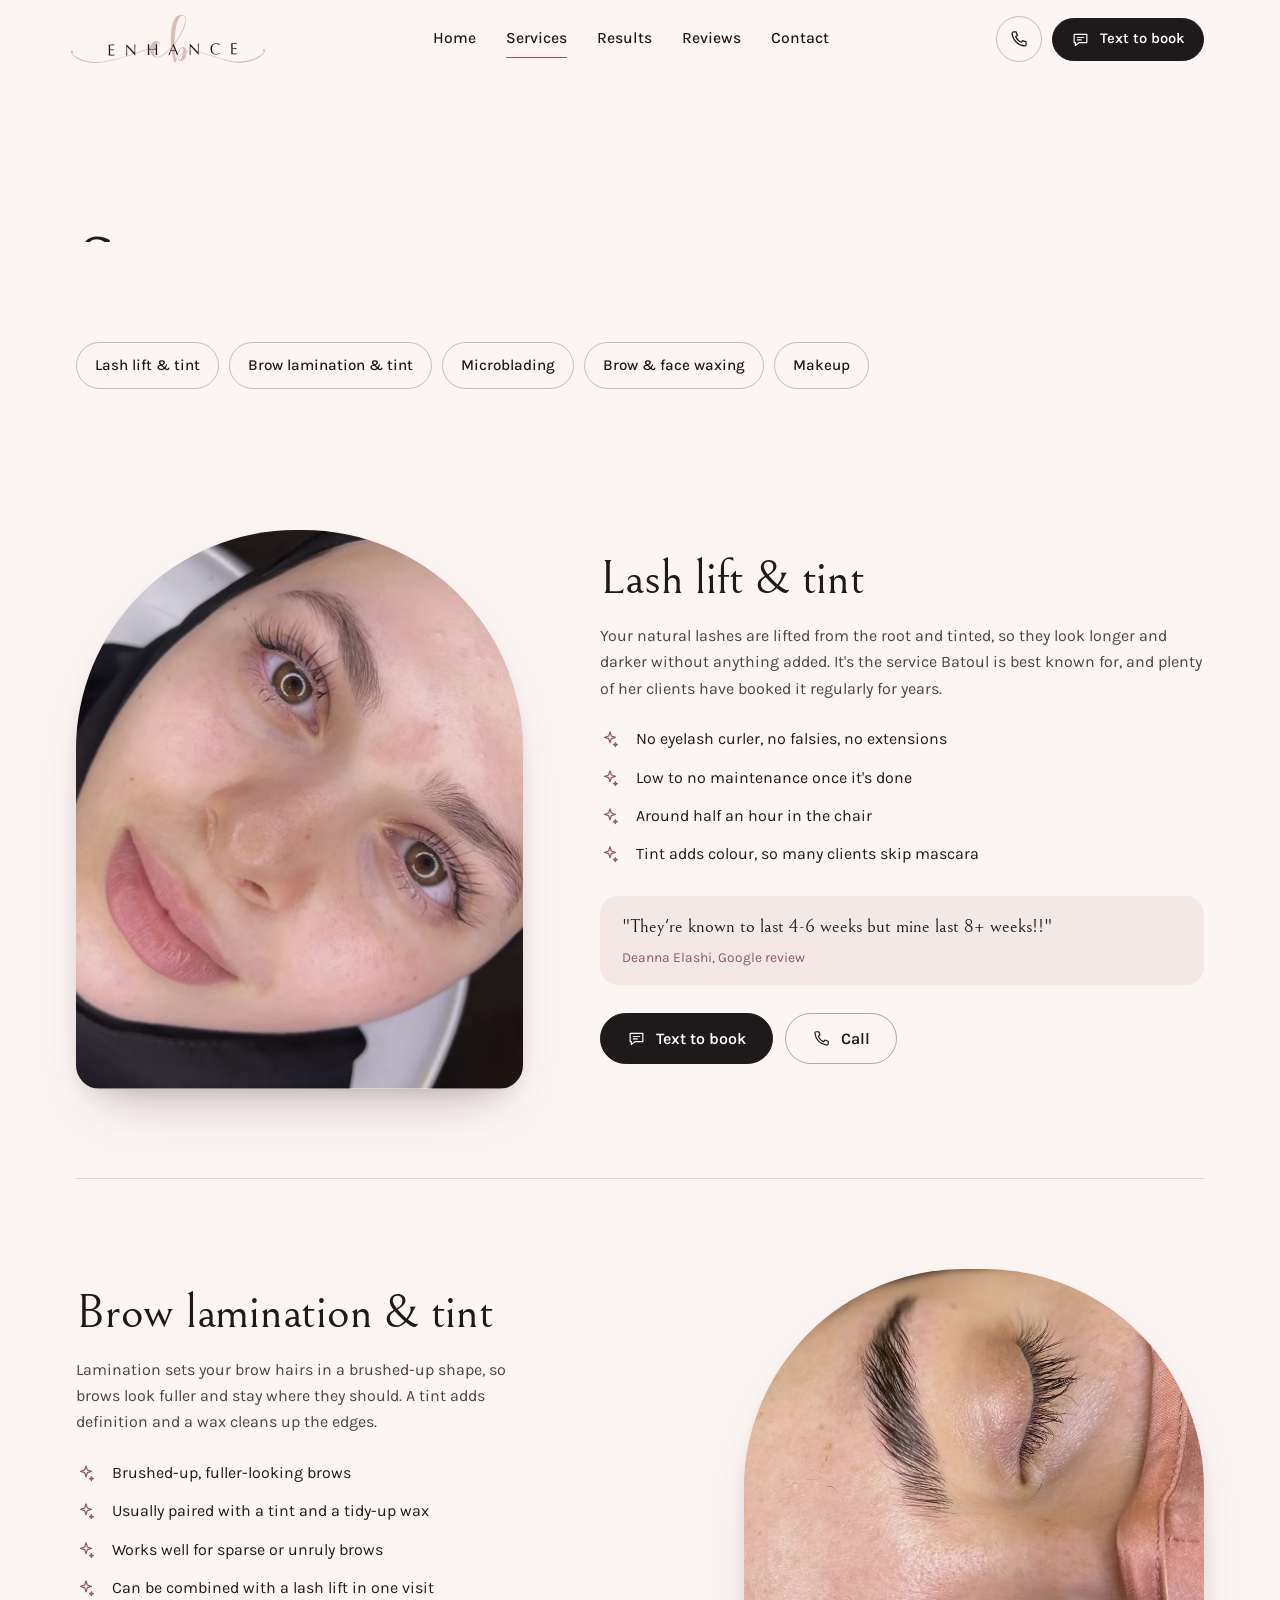
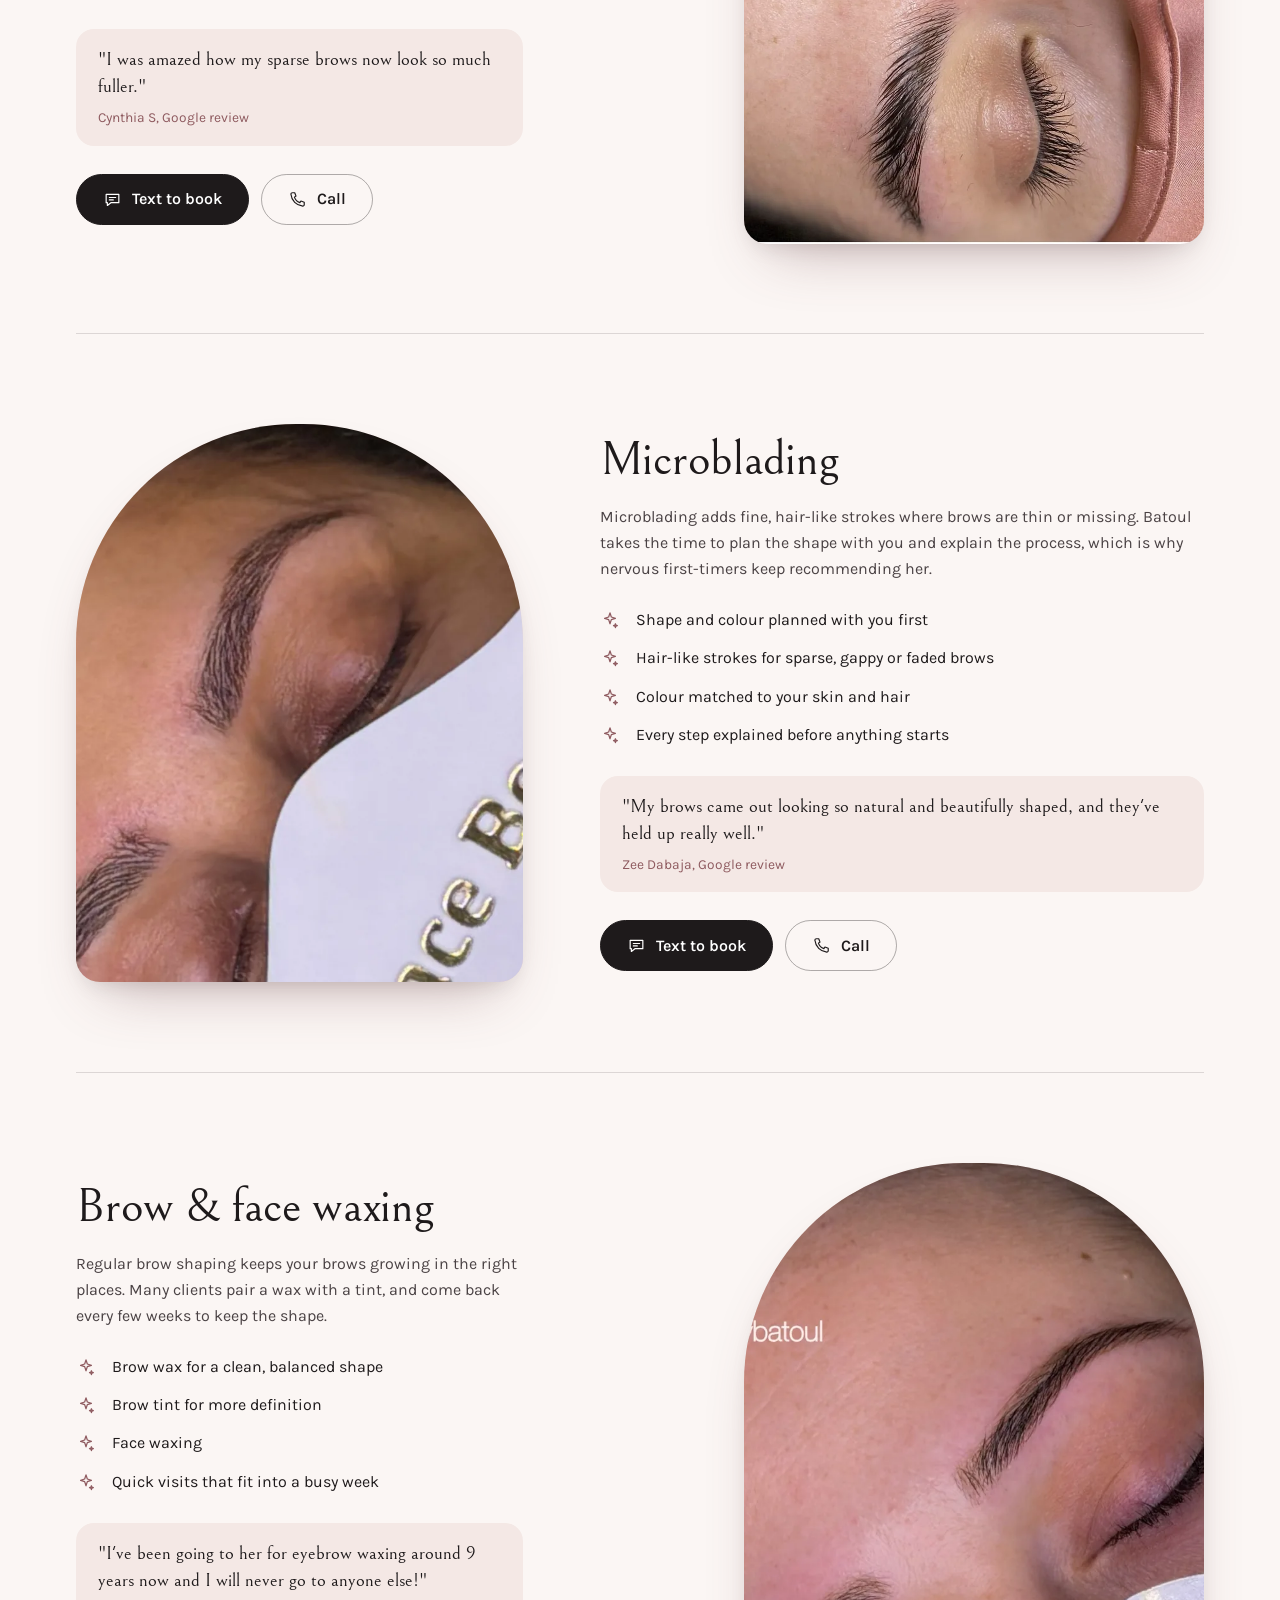
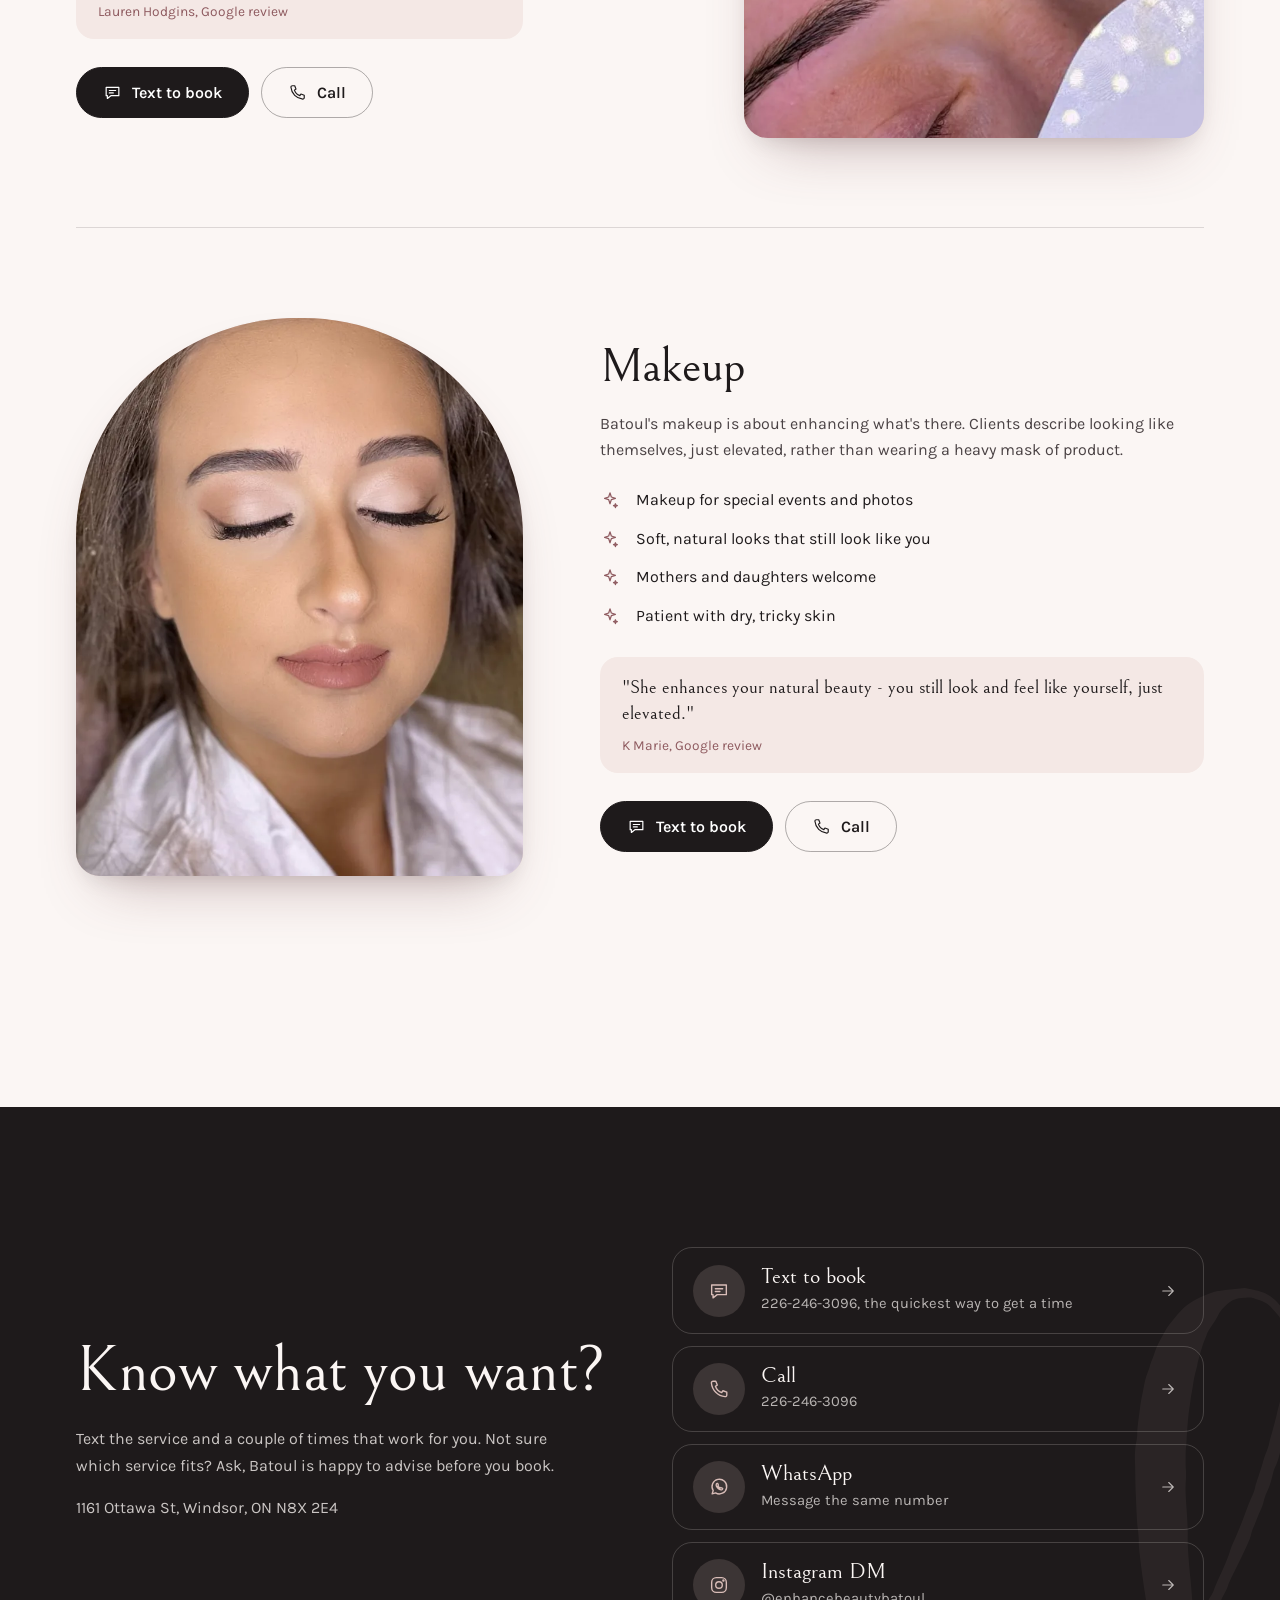
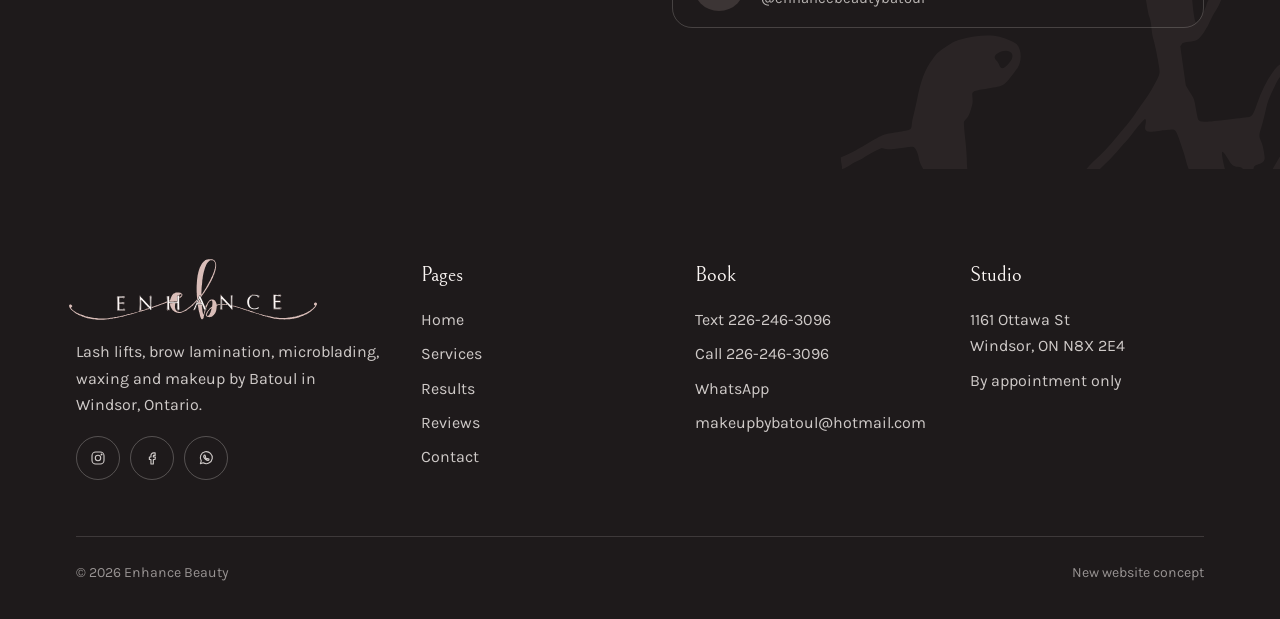
<file: services.html>
<!doctype html>
<html lang="en">
<head>
<meta charset="utf-8">
<meta name="viewport" content="width=device-width, initial-scale=1, viewport-fit=cover">
<title>Services | Enhance Beauty, Windsor ON</title>
<meta name="description" content="Lash lift & tint, brow lamination & tint, microblading, brow and face waxing, and event makeup by Batoul in Windsor, Ontario.">
<meta name="robots" content="noindex, nofollow">
<meta name="theme-color" content="#FBF6F4">
<link rel="canonical" href="https://konkos-design.github.io/enhance-beauty-windsor/services.html">
<meta property="og:type" content="website">
<meta property="og:site_name" content="Enhance Beauty">
<meta property="og:title" content="Services | Enhance Beauty, Windsor ON">
<meta property="og:description" content="Lash lift & tint, brow lamination & tint, microblading, brow and face waxing, and event makeup by Batoul in Windsor, Ontario.">
<meta property="og:url" content="https://konkos-design.github.io/enhance-beauty-windsor/services.html">
<meta property="og:image" content="https://konkos-design.github.io/enhance-beauty-windsor/img/og.jpg">
<meta property="og:image:width" content="1200">
<meta property="og:image:height" content="630">
<meta name="twitter:card" content="summary_large_image">
<meta name="twitter:title" content="Services | Enhance Beauty, Windsor ON">
<meta name="twitter:description" content="Lash lift & tint, brow lamination & tint, microblading, brow and face waxing, and event makeup by Batoul in Windsor, Ontario.">
<meta name="twitter:image" content="https://konkos-design.github.io/enhance-beauty-windsor/img/og.jpg">
<link rel="icon" href="favicon.ico" sizes="32x32">
<link rel="icon" href="img/favicon.svg" type="image/svg+xml">
<link rel="apple-touch-icon" href="img/apple-touch-icon.png">
<script>(function(d){if(!matchMedia("(prefers-reduced-motion: reduce)").matches){d.classList.add("js-anim");setTimeout(function(){d.classList.remove("js-anim")},3500)}})(document.documentElement)</script>
<link rel="preload" href="fonts/bellefair-latin-400-normal.woff2" as="font" type="font/woff2" crossorigin>
<link rel="stylesheet" href="css/style.css">
</head>
<body>
<a class="skip" href="#main">Skip to content</a>
<header class="hdr">
  <div class="wrap hdr__in">
    <a class="hdr__logo" href="index.html" aria-label="Enhance Beauty, home"><img src="img/logo.svg" alt="Enhance Beauty" width="196" height="49"></a>
    <nav class="nav" aria-label="Main"><a href="index.html">Home</a><a href="services.html" aria-current=page>Services</a><a href="results.html">Results</a><a href="reviews.html">Reviews</a><a href="contact.html">Contact</a></nav>
    <div class="hdr__cta">
      <a class="icon-btn" href="tel:+12262463096" aria-label="Call 226-246-3096"><svg viewBox="0 0 24 24" fill="none" stroke="currentColor" stroke-width="1.5" stroke-linecap="round" stroke-linejoin="round" aria-hidden="true"><path d="M5.5 3.5h3l1.6 4.2-2 1.3a11 11 0 0 0 6.9 6.9l1.3-2 4.2 1.6v3a1.8 1.8 0 0 1-1.9 1.8A16.5 16.5 0 0 1 3.7 5.4 1.8 1.8 0 0 1 5.5 3.5z"/></svg></a>
      <a class="btn btn--sm" href="sms:+12262463096"><svg viewBox="0 0 24 24" fill="none" stroke="currentColor" stroke-width="1.5" stroke-linecap="round" stroke-linejoin="round" aria-hidden="true"><path d="M4 5.5h16v10.5H10l-4.5 3.5V16H4z"/><path d="M8 9.5h8M8 12.5h5"/></svg>Text to book</a>
      <button class="burger" aria-label="Menu" aria-expanded="false" aria-controls="mnav"><span></span><span></span></button>
    </div>
  </div>
</header>
<nav class="mnav" id="mnav" aria-hidden="true" aria-label="Mobile">
  <a class="mnav__l" href="index.html">Home</a><a class="mnav__l" href="services.html">Services</a><a class="mnav__l" href="results.html">Results</a><a class="mnav__l" href="reviews.html">Reviews</a><a class="mnav__l" href="contact.html">Contact</a>
  <div class="mnav__book">
    <a class="btn" href="sms:+12262463096"><svg viewBox="0 0 24 24" fill="none" stroke="currentColor" stroke-width="1.5" stroke-linecap="round" stroke-linejoin="round" aria-hidden="true"><path d="M4 5.5h16v10.5H10l-4.5 3.5V16H4z"/><path d="M8 9.5h8M8 12.5h5"/></svg>Text to book</a>
    <a class="btn btn--ghost" href="tel:+12262463096"><svg viewBox="0 0 24 24" fill="none" stroke="currentColor" stroke-width="1.5" stroke-linecap="round" stroke-linejoin="round" aria-hidden="true"><path d="M5.5 3.5h3l1.6 4.2-2 1.3a11 11 0 0 0 6.9 6.9l1.3-2 4.2 1.6v3a1.8 1.8 0 0 1-1.9 1.8A16.5 16.5 0 0 1 3.7 5.4 1.8 1.8 0 0 1 5.5 3.5z"/></svg>Call</a>
    <a class="btn btn--ghost" href="https://wa.me/12262463096" target="_blank" rel="noopener"><svg viewBox="0 0 24 24" fill="none" stroke="currentColor" stroke-width="1.5" stroke-linecap="round" stroke-linejoin="round" aria-hidden="true"><path d="M4.5 19.5l1.2-3.6A8 8 0 1 1 8.3 18.4z"/><path d="M9.2 8.6c.2-.5.5-.6.8-.6h.5l.9 2-.6.8c.5 1 1.3 1.8 2.4 2.4l.8-.6 2 .9v.5c0 .4-.2.7-.6.9-.9.4-2.2.2-3.7-.9a9 9 0 0 1-2.4-2.6c-.5-1-.6-2-.1-2.8z"/></svg>WhatsApp</a>
    <a class="btn btn--ghost" href="https://ig.me/m/enhancebeautybatoul" target="_blank" rel="noopener"><svg viewBox="0 0 24 24" fill="none" stroke="currentColor" stroke-width="1.5" stroke-linecap="round" stroke-linejoin="round" aria-hidden="true"><rect x="4" y="4" width="16" height="16" rx="5"/><circle cx="12" cy="12" r="3.6"/><circle cx="16.8" cy="7.2" r=".6" fill="currentColor"/></svg>Instagram DM</a>
  </div>
  <p class="mnav__meta">1161 Ottawa St, Windsor, ON N8X 2E4<br>By appointment only</p>
</nav>
<main id="main">
<section class="phero">
  <div class="swash" aria-hidden="true"><svg viewBox="0 0 1600 220" preserveAspectRatio="none"><path d="M18 112c-9-12 6-26 17-16 8 8 0 20-9 15M26 111c96 72 268 82 470 40 168-35 262-92 392-96 140-4 228 64 362 82 132 18 238-6 314-64M1564 73c6-8 18-6 19 3 1 10-12 13-17 5" fill="none" stroke="currentColor" stroke-width="2.4" stroke-linecap="round"/></svg></div>
  <div class="wrap">
    <h1><span class="ln"><span>Services</span></span></h1>
    <p class="phero__lead">Everything Batoul offers, from a half-hour lash lift to microblading. Prices depend on the service and combination, so text for a quote when you book.</p>
    <nav class="jump" aria-label="Services on this page"><a class="chip" href="#lash-lift">Lash lift & tint</a><a class="chip" href="#brow-lamination">Brow lamination & tint</a><a class="chip" href="#microblading">Microblading</a><a class="chip" href="#waxing">Brow & face waxing</a><a class="chip" href="#makeup">Makeup</a></nav>
  </div>
</section>
<section class="sec" style="padding-top:clamp(40px,5vw,70px)"><div class="wrap"><article class="sd" id="lash-lift">
  <div class="sd__pic rv"><img src="img/svc-lash.webp" alt="Lash lift with tint, Enhance Beauty" loading="lazy" width="900" height="1100"></div>
  <div class="sd__txt">
    <h2 class="rv">Lash lift & tint</h2>
    <p class="rv">Your natural lashes are lifted from the root and tinted, so they look longer and darker without anything added. It's the service Batoul is best known for, and plenty of her clients have booked it regularly for years.</p>
    <ul class="ticks rv"><li><svg viewBox="0 0 24 24" fill="none" stroke="currentColor" stroke-width="1.5" stroke-linecap="round" stroke-linejoin="round" aria-hidden="true"><path d="M12 3.5l1.6 4.9 4.9 1.6-4.9 1.6L12 16.5l-1.6-4.9L5.5 10l4.9-1.6z"/><path d="M18.5 16.5l.6 1.7 1.7.6-1.7.6-.6 1.7-.6-1.7-1.7-.6 1.7-.6z"/></svg><span>No eyelash curler, no falsies, no extensions</span></li><li><svg viewBox="0 0 24 24" fill="none" stroke="currentColor" stroke-width="1.5" stroke-linecap="round" stroke-linejoin="round" aria-hidden="true"><path d="M12 3.5l1.6 4.9 4.9 1.6-4.9 1.6L12 16.5l-1.6-4.9L5.5 10l4.9-1.6z"/><path d="M18.5 16.5l.6 1.7 1.7.6-1.7.6-.6 1.7-.6-1.7-1.7-.6 1.7-.6z"/></svg><span>Low to no maintenance once it's done</span></li><li><svg viewBox="0 0 24 24" fill="none" stroke="currentColor" stroke-width="1.5" stroke-linecap="round" stroke-linejoin="round" aria-hidden="true"><path d="M12 3.5l1.6 4.9 4.9 1.6-4.9 1.6L12 16.5l-1.6-4.9L5.5 10l4.9-1.6z"/><path d="M18.5 16.5l.6 1.7 1.7.6-1.7.6-.6 1.7-.6-1.7-1.7-.6 1.7-.6z"/></svg><span>Around half an hour in the chair</span></li><li><svg viewBox="0 0 24 24" fill="none" stroke="currentColor" stroke-width="1.5" stroke-linecap="round" stroke-linejoin="round" aria-hidden="true"><path d="M12 3.5l1.6 4.9 4.9 1.6-4.9 1.6L12 16.5l-1.6-4.9L5.5 10l4.9-1.6z"/><path d="M18.5 16.5l.6 1.7 1.7.6-1.7.6-.6 1.7-.6-1.7-1.7-.6 1.7-.6z"/></svg><span>Tint adds colour, so many clients skip mascara</span></li></ul>
    <blockquote class="sd__q rv">"They're known to last 4-6 weeks but mine last 8+ weeks!!"<cite>Deanna Elashi, Google review</cite></blockquote>
    <div class="sd__btns rv"><a class="btn" href="sms:+12262463096"><svg viewBox="0 0 24 24" fill="none" stroke="currentColor" stroke-width="1.5" stroke-linecap="round" stroke-linejoin="round" aria-hidden="true"><path d="M4 5.5h16v10.5H10l-4.5 3.5V16H4z"/><path d="M8 9.5h8M8 12.5h5"/></svg>Text to book</a><a class="btn btn--ghost" href="tel:+12262463096"><svg viewBox="0 0 24 24" fill="none" stroke="currentColor" stroke-width="1.5" stroke-linecap="round" stroke-linejoin="round" aria-hidden="true"><path d="M5.5 3.5h3l1.6 4.2-2 1.3a11 11 0 0 0 6.9 6.9l1.3-2 4.2 1.6v3a1.8 1.8 0 0 1-1.9 1.8A16.5 16.5 0 0 1 3.7 5.4 1.8 1.8 0 0 1 5.5 3.5z"/></svg>Call</a></div>
  </div>
</article><article class="sd" id="brow-lamination">
  <div class="sd__pic rv"><img src="img/svc-lamination.webp" alt="Laminated brows and lifted lashes" loading="lazy" width="900" height="1100"></div>
  <div class="sd__txt">
    <h2 class="rv">Brow lamination & tint</h2>
    <p class="rv">Lamination sets your brow hairs in a brushed-up shape, so brows look fuller and stay where they should. A tint adds definition and a wax cleans up the edges.</p>
    <ul class="ticks rv"><li><svg viewBox="0 0 24 24" fill="none" stroke="currentColor" stroke-width="1.5" stroke-linecap="round" stroke-linejoin="round" aria-hidden="true"><path d="M12 3.5l1.6 4.9 4.9 1.6-4.9 1.6L12 16.5l-1.6-4.9L5.5 10l4.9-1.6z"/><path d="M18.5 16.5l.6 1.7 1.7.6-1.7.6-.6 1.7-.6-1.7-1.7-.6 1.7-.6z"/></svg><span>Brushed-up, fuller-looking brows</span></li><li><svg viewBox="0 0 24 24" fill="none" stroke="currentColor" stroke-width="1.5" stroke-linecap="round" stroke-linejoin="round" aria-hidden="true"><path d="M12 3.5l1.6 4.9 4.9 1.6-4.9 1.6L12 16.5l-1.6-4.9L5.5 10l4.9-1.6z"/><path d="M18.5 16.5l.6 1.7 1.7.6-1.7.6-.6 1.7-.6-1.7-1.7-.6 1.7-.6z"/></svg><span>Usually paired with a tint and a tidy-up wax</span></li><li><svg viewBox="0 0 24 24" fill="none" stroke="currentColor" stroke-width="1.5" stroke-linecap="round" stroke-linejoin="round" aria-hidden="true"><path d="M12 3.5l1.6 4.9 4.9 1.6-4.9 1.6L12 16.5l-1.6-4.9L5.5 10l4.9-1.6z"/><path d="M18.5 16.5l.6 1.7 1.7.6-1.7.6-.6 1.7-.6-1.7-1.7-.6 1.7-.6z"/></svg><span>Works well for sparse or unruly brows</span></li><li><svg viewBox="0 0 24 24" fill="none" stroke="currentColor" stroke-width="1.5" stroke-linecap="round" stroke-linejoin="round" aria-hidden="true"><path d="M12 3.5l1.6 4.9 4.9 1.6-4.9 1.6L12 16.5l-1.6-4.9L5.5 10l4.9-1.6z"/><path d="M18.5 16.5l.6 1.7 1.7.6-1.7.6-.6 1.7-.6-1.7-1.7-.6 1.7-.6z"/></svg><span>Can be combined with a lash lift in one visit</span></li></ul>
    <blockquote class="sd__q rv">"I was amazed how my sparse brows now look so much fuller."<cite>Cynthia S, Google review</cite></blockquote>
    <div class="sd__btns rv"><a class="btn" href="sms:+12262463096"><svg viewBox="0 0 24 24" fill="none" stroke="currentColor" stroke-width="1.5" stroke-linecap="round" stroke-linejoin="round" aria-hidden="true"><path d="M4 5.5h16v10.5H10l-4.5 3.5V16H4z"/><path d="M8 9.5h8M8 12.5h5"/></svg>Text to book</a><a class="btn btn--ghost" href="tel:+12262463096"><svg viewBox="0 0 24 24" fill="none" stroke="currentColor" stroke-width="1.5" stroke-linecap="round" stroke-linejoin="round" aria-hidden="true"><path d="M5.5 3.5h3l1.6 4.2-2 1.3a11 11 0 0 0 6.9 6.9l1.3-2 4.2 1.6v3a1.8 1.8 0 0 1-1.9 1.8A16.5 16.5 0 0 1 3.7 5.4 1.8 1.8 0 0 1 5.5 3.5z"/></svg>Call</a></div>
  </div>
</article><article class="sd" id="microblading">
  <div class="sd__pic rv"><img src="img/svc-microblading.webp" alt="Brows after microblading" loading="lazy" width="900" height="1100"></div>
  <div class="sd__txt">
    <h2 class="rv">Microblading</h2>
    <p class="rv">Microblading adds fine, hair-like strokes where brows are thin or missing. Batoul takes the time to plan the shape with you and explain the process, which is why nervous first-timers keep recommending her.</p>
    <ul class="ticks rv"><li><svg viewBox="0 0 24 24" fill="none" stroke="currentColor" stroke-width="1.5" stroke-linecap="round" stroke-linejoin="round" aria-hidden="true"><path d="M12 3.5l1.6 4.9 4.9 1.6-4.9 1.6L12 16.5l-1.6-4.9L5.5 10l4.9-1.6z"/><path d="M18.5 16.5l.6 1.7 1.7.6-1.7.6-.6 1.7-.6-1.7-1.7-.6 1.7-.6z"/></svg><span>Shape and colour planned with you first</span></li><li><svg viewBox="0 0 24 24" fill="none" stroke="currentColor" stroke-width="1.5" stroke-linecap="round" stroke-linejoin="round" aria-hidden="true"><path d="M12 3.5l1.6 4.9 4.9 1.6-4.9 1.6L12 16.5l-1.6-4.9L5.5 10l4.9-1.6z"/><path d="M18.5 16.5l.6 1.7 1.7.6-1.7.6-.6 1.7-.6-1.7-1.7-.6 1.7-.6z"/></svg><span>Hair-like strokes for sparse, gappy or faded brows</span></li><li><svg viewBox="0 0 24 24" fill="none" stroke="currentColor" stroke-width="1.5" stroke-linecap="round" stroke-linejoin="round" aria-hidden="true"><path d="M12 3.5l1.6 4.9 4.9 1.6-4.9 1.6L12 16.5l-1.6-4.9L5.5 10l4.9-1.6z"/><path d="M18.5 16.5l.6 1.7 1.7.6-1.7.6-.6 1.7-.6-1.7-1.7-.6 1.7-.6z"/></svg><span>Colour matched to your skin and hair</span></li><li><svg viewBox="0 0 24 24" fill="none" stroke="currentColor" stroke-width="1.5" stroke-linecap="round" stroke-linejoin="round" aria-hidden="true"><path d="M12 3.5l1.6 4.9 4.9 1.6-4.9 1.6L12 16.5l-1.6-4.9L5.5 10l4.9-1.6z"/><path d="M18.5 16.5l.6 1.7 1.7.6-1.7.6-.6 1.7-.6-1.7-1.7-.6 1.7-.6z"/></svg><span>Every step explained before anything starts</span></li></ul>
    <blockquote class="sd__q rv">"My brows came out looking so natural and beautifully shaped, and they've held up really well."<cite>Zee Dabaja, Google review</cite></blockquote>
    <div class="sd__btns rv"><a class="btn" href="sms:+12262463096"><svg viewBox="0 0 24 24" fill="none" stroke="currentColor" stroke-width="1.5" stroke-linecap="round" stroke-linejoin="round" aria-hidden="true"><path d="M4 5.5h16v10.5H10l-4.5 3.5V16H4z"/><path d="M8 9.5h8M8 12.5h5"/></svg>Text to book</a><a class="btn btn--ghost" href="tel:+12262463096"><svg viewBox="0 0 24 24" fill="none" stroke="currentColor" stroke-width="1.5" stroke-linecap="round" stroke-linejoin="round" aria-hidden="true"><path d="M5.5 3.5h3l1.6 4.2-2 1.3a11 11 0 0 0 6.9 6.9l1.3-2 4.2 1.6v3a1.8 1.8 0 0 1-1.9 1.8A16.5 16.5 0 0 1 3.7 5.4 1.8 1.8 0 0 1 5.5 3.5z"/></svg>Call</a></div>
  </div>
</article><article class="sd" id="waxing">
  <div class="sd__pic rv"><img src="img/svc-wax.webp" alt="Brows after wax and tint" loading="lazy" width="900" height="1100"></div>
  <div class="sd__txt">
    <h2 class="rv">Brow & face waxing</h2>
    <p class="rv">Regular brow shaping keeps your brows growing in the right places. Many clients pair a wax with a tint, and come back every few weeks to keep the shape.</p>
    <ul class="ticks rv"><li><svg viewBox="0 0 24 24" fill="none" stroke="currentColor" stroke-width="1.5" stroke-linecap="round" stroke-linejoin="round" aria-hidden="true"><path d="M12 3.5l1.6 4.9 4.9 1.6-4.9 1.6L12 16.5l-1.6-4.9L5.5 10l4.9-1.6z"/><path d="M18.5 16.5l.6 1.7 1.7.6-1.7.6-.6 1.7-.6-1.7-1.7-.6 1.7-.6z"/></svg><span>Brow wax for a clean, balanced shape</span></li><li><svg viewBox="0 0 24 24" fill="none" stroke="currentColor" stroke-width="1.5" stroke-linecap="round" stroke-linejoin="round" aria-hidden="true"><path d="M12 3.5l1.6 4.9 4.9 1.6-4.9 1.6L12 16.5l-1.6-4.9L5.5 10l4.9-1.6z"/><path d="M18.5 16.5l.6 1.7 1.7.6-1.7.6-.6 1.7-.6-1.7-1.7-.6 1.7-.6z"/></svg><span>Brow tint for more definition</span></li><li><svg viewBox="0 0 24 24" fill="none" stroke="currentColor" stroke-width="1.5" stroke-linecap="round" stroke-linejoin="round" aria-hidden="true"><path d="M12 3.5l1.6 4.9 4.9 1.6-4.9 1.6L12 16.5l-1.6-4.9L5.5 10l4.9-1.6z"/><path d="M18.5 16.5l.6 1.7 1.7.6-1.7.6-.6 1.7-.6-1.7-1.7-.6 1.7-.6z"/></svg><span>Face waxing</span></li><li><svg viewBox="0 0 24 24" fill="none" stroke="currentColor" stroke-width="1.5" stroke-linecap="round" stroke-linejoin="round" aria-hidden="true"><path d="M12 3.5l1.6 4.9 4.9 1.6-4.9 1.6L12 16.5l-1.6-4.9L5.5 10l4.9-1.6z"/><path d="M18.5 16.5l.6 1.7 1.7.6-1.7.6-.6 1.7-.6-1.7-1.7-.6 1.7-.6z"/></svg><span>Quick visits that fit into a busy week</span></li></ul>
    <blockquote class="sd__q rv">"I've been going to her for eyebrow waxing around 9 years now and I will never go to anyone else!"<cite>Lauren Hodgins, Google review</cite></blockquote>
    <div class="sd__btns rv"><a class="btn" href="sms:+12262463096"><svg viewBox="0 0 24 24" fill="none" stroke="currentColor" stroke-width="1.5" stroke-linecap="round" stroke-linejoin="round" aria-hidden="true"><path d="M4 5.5h16v10.5H10l-4.5 3.5V16H4z"/><path d="M8 9.5h8M8 12.5h5"/></svg>Text to book</a><a class="btn btn--ghost" href="tel:+12262463096"><svg viewBox="0 0 24 24" fill="none" stroke="currentColor" stroke-width="1.5" stroke-linecap="round" stroke-linejoin="round" aria-hidden="true"><path d="M5.5 3.5h3l1.6 4.2-2 1.3a11 11 0 0 0 6.9 6.9l1.3-2 4.2 1.6v3a1.8 1.8 0 0 1-1.9 1.8A16.5 16.5 0 0 1 3.7 5.4 1.8 1.8 0 0 1 5.5 3.5z"/></svg>Call</a></div>
  </div>
</article><article class="sd" id="makeup">
  <div class="sd__pic rv"><img src="img/svc-makeup.webp" alt="Soft glam makeup by Enhance Beauty" loading="lazy" width="900" height="1100"></div>
  <div class="sd__txt">
    <h2 class="rv">Makeup</h2>
    <p class="rv">Batoul's makeup is about enhancing what's there. Clients describe looking like themselves, just elevated, rather than wearing a heavy mask of product.</p>
    <ul class="ticks rv"><li><svg viewBox="0 0 24 24" fill="none" stroke="currentColor" stroke-width="1.5" stroke-linecap="round" stroke-linejoin="round" aria-hidden="true"><path d="M12 3.5l1.6 4.9 4.9 1.6-4.9 1.6L12 16.5l-1.6-4.9L5.5 10l4.9-1.6z"/><path d="M18.5 16.5l.6 1.7 1.7.6-1.7.6-.6 1.7-.6-1.7-1.7-.6 1.7-.6z"/></svg><span>Makeup for special events and photos</span></li><li><svg viewBox="0 0 24 24" fill="none" stroke="currentColor" stroke-width="1.5" stroke-linecap="round" stroke-linejoin="round" aria-hidden="true"><path d="M12 3.5l1.6 4.9 4.9 1.6-4.9 1.6L12 16.5l-1.6-4.9L5.5 10l4.9-1.6z"/><path d="M18.5 16.5l.6 1.7 1.7.6-1.7.6-.6 1.7-.6-1.7-1.7-.6 1.7-.6z"/></svg><span>Soft, natural looks that still look like you</span></li><li><svg viewBox="0 0 24 24" fill="none" stroke="currentColor" stroke-width="1.5" stroke-linecap="round" stroke-linejoin="round" aria-hidden="true"><path d="M12 3.5l1.6 4.9 4.9 1.6-4.9 1.6L12 16.5l-1.6-4.9L5.5 10l4.9-1.6z"/><path d="M18.5 16.5l.6 1.7 1.7.6-1.7.6-.6 1.7-.6-1.7-1.7-.6 1.7-.6z"/></svg><span>Mothers and daughters welcome</span></li><li><svg viewBox="0 0 24 24" fill="none" stroke="currentColor" stroke-width="1.5" stroke-linecap="round" stroke-linejoin="round" aria-hidden="true"><path d="M12 3.5l1.6 4.9 4.9 1.6-4.9 1.6L12 16.5l-1.6-4.9L5.5 10l4.9-1.6z"/><path d="M18.5 16.5l.6 1.7 1.7.6-1.7.6-.6 1.7-.6-1.7-1.7-.6 1.7-.6z"/></svg><span>Patient with dry, tricky skin</span></li></ul>
    <blockquote class="sd__q rv">"She enhances your natural beauty - you still look and feel like yourself, just elevated."<cite>K Marie, Google review</cite></blockquote>
    <div class="sd__btns rv"><a class="btn" href="sms:+12262463096"><svg viewBox="0 0 24 24" fill="none" stroke="currentColor" stroke-width="1.5" stroke-linecap="round" stroke-linejoin="round" aria-hidden="true"><path d="M4 5.5h16v10.5H10l-4.5 3.5V16H4z"/><path d="M8 9.5h8M8 12.5h5"/></svg>Text to book</a><a class="btn btn--ghost" href="tel:+12262463096"><svg viewBox="0 0 24 24" fill="none" stroke="currentColor" stroke-width="1.5" stroke-linecap="round" stroke-linejoin="round" aria-hidden="true"><path d="M5.5 3.5h3l1.6 4.2-2 1.3a11 11 0 0 0 6.9 6.9l1.3-2 4.2 1.6v3a1.8 1.8 0 0 1-1.9 1.8A16.5 16.5 0 0 1 3.7 5.4 1.8 1.8 0 0 1 5.5 3.5z"/></svg>Call</a></div>
  </div>
</article></div></section>
<section class="sec sec--ink book" aria-labelledby="book-t">
  <img class="book__mark" src="img/mark-light.svg" alt="" aria-hidden="true">
  <div class="wrap book__grid">
    <div class="rv">
      <h2 id="book-t">Know what you want?</h2>
      <p style="margin-top:22px">Text the service and a couple of times that work for you. Not sure which service fits? Ask, Batoul is happy to advise before you book.</p>
      <p style="margin-top:6px">1161 Ottawa St, Windsor, ON N8X 2E4</p>
    </div>
    <div class="rv rv-d1"><ul class="ways"><li><a class="way" href="sms:+12262463096"><span class="way__ic"><svg viewBox="0 0 24 24" fill="none" stroke="currentColor" stroke-width="1.5" stroke-linecap="round" stroke-linejoin="round" aria-hidden="true"><path d="M4 5.5h16v10.5H10l-4.5 3.5V16H4z"/><path d="M8 9.5h8M8 12.5h5"/></svg></span><span><b>Text to book</b><small>226-246-3096, the quickest way to get a time</small></span><svg viewBox="0 0 24 24" fill="none" stroke="currentColor" stroke-width="1.5" stroke-linecap="round" stroke-linejoin="round" aria-hidden="true"><path d="M5 12h14M13 6l6 6-6 6"/></svg></a></li><li><a class="way" href="tel:+12262463096"><span class="way__ic"><svg viewBox="0 0 24 24" fill="none" stroke="currentColor" stroke-width="1.5" stroke-linecap="round" stroke-linejoin="round" aria-hidden="true"><path d="M5.5 3.5h3l1.6 4.2-2 1.3a11 11 0 0 0 6.9 6.9l1.3-2 4.2 1.6v3a1.8 1.8 0 0 1-1.9 1.8A16.5 16.5 0 0 1 3.7 5.4 1.8 1.8 0 0 1 5.5 3.5z"/></svg></span><span><b>Call</b><small>226-246-3096</small></span><svg viewBox="0 0 24 24" fill="none" stroke="currentColor" stroke-width="1.5" stroke-linecap="round" stroke-linejoin="round" aria-hidden="true"><path d="M5 12h14M13 6l6 6-6 6"/></svg></a></li><li><a class="way" href="https://wa.me/12262463096" target="_blank" rel="noopener"><span class="way__ic"><svg viewBox="0 0 24 24" fill="none" stroke="currentColor" stroke-width="1.5" stroke-linecap="round" stroke-linejoin="round" aria-hidden="true"><path d="M4.5 19.5l1.2-3.6A8 8 0 1 1 8.3 18.4z"/><path d="M9.2 8.6c.2-.5.5-.6.8-.6h.5l.9 2-.6.8c.5 1 1.3 1.8 2.4 2.4l.8-.6 2 .9v.5c0 .4-.2.7-.6.9-.9.4-2.2.2-3.7-.9a9 9 0 0 1-2.4-2.6c-.5-1-.6-2-.1-2.8z"/></svg></span><span><b>WhatsApp</b><small>Message the same number</small></span><svg viewBox="0 0 24 24" fill="none" stroke="currentColor" stroke-width="1.5" stroke-linecap="round" stroke-linejoin="round" aria-hidden="true"><path d="M5 12h14M13 6l6 6-6 6"/></svg></a></li><li><a class="way" href="https://ig.me/m/enhancebeautybatoul" target="_blank" rel="noopener"><span class="way__ic"><svg viewBox="0 0 24 24" fill="none" stroke="currentColor" stroke-width="1.5" stroke-linecap="round" stroke-linejoin="round" aria-hidden="true"><rect x="4" y="4" width="16" height="16" rx="5"/><circle cx="12" cy="12" r="3.6"/><circle cx="16.8" cy="7.2" r=".6" fill="currentColor"/></svg></span><span><b>Instagram DM</b><small>@enhancebeautybatoul</small></span><svg viewBox="0 0 24 24" fill="none" stroke="currentColor" stroke-width="1.5" stroke-linecap="round" stroke-linejoin="round" aria-hidden="true"><path d="M5 12h14M13 6l6 6-6 6"/></svg></a></li></ul></div>
  </div>
</section>
</main><footer class="ftr">
  <div class="wrap">
    <div class="ftr__top">
      <div class="ftr__brand">
        <img class="ftr__logo" src="img/logo-light.svg" alt="Enhance Beauty" width="210" height="53">
        <p>Lash lifts, brow lamination, microblading, waxing and makeup by Batoul in Windsor, Ontario.</p>
        <div class="ftr__soc">
          <a href="https://www.instagram.com/enhancebeautybatoul/" target="_blank" rel="noopener" aria-label="Instagram"><svg viewBox="0 0 24 24" fill="none" stroke="currentColor" stroke-width="1.5" stroke-linecap="round" stroke-linejoin="round" aria-hidden="true"><rect x="4" y="4" width="16" height="16" rx="5"/><circle cx="12" cy="12" r="3.6"/><circle cx="16.8" cy="7.2" r=".6" fill="currentColor"/></svg></a>
          <a href="https://www.facebook.com/enhancebeautyeb" target="_blank" rel="noopener" aria-label="Facebook"><svg viewBox="0 0 24 24" fill="none" stroke="currentColor" stroke-width="1.5" stroke-linecap="round" stroke-linejoin="round" aria-hidden="true"><path d="M14 8.5h2.2V5.2H14a3.4 3.4 0 0 0-3.4 3.4v2.1H8.5V14h2.1v6h3.2v-6h2.3l.4-3.3h-2.7V9.2c0-.4.3-.7.7-.7z"/></svg></a>
          <a href="https://wa.me/12262463096" target="_blank" rel="noopener" aria-label="WhatsApp"><svg viewBox="0 0 24 24" fill="none" stroke="currentColor" stroke-width="1.5" stroke-linecap="round" stroke-linejoin="round" aria-hidden="true"><path d="M4.5 19.5l1.2-3.6A8 8 0 1 1 8.3 18.4z"/><path d="M9.2 8.6c.2-.5.5-.6.8-.6h.5l.9 2-.6.8c.5 1 1.3 1.8 2.4 2.4l.8-.6 2 .9v.5c0 .4-.2.7-.6.9-.9.4-2.2.2-3.7-.9a9 9 0 0 1-2.4-2.6c-.5-1-.6-2-.1-2.8z"/></svg></a>
        </div>
      </div>
      <div><h4>Pages</h4><ul><li><a href="index.html">Home</a></li><li><a href="services.html">Services</a></li><li><a href="results.html">Results</a></li><li><a href="reviews.html">Reviews</a></li><li><a href="contact.html">Contact</a></li></ul></div>
      <div><h4>Book</h4><ul>
        <li><a href="sms:+12262463096">Text 226-246-3096</a></li>
        <li><a href="tel:+12262463096">Call 226-246-3096</a></li>
        <li><a href="https://wa.me/12262463096" target="_blank" rel="noopener">WhatsApp</a></li>
        <li><a href="mailto:makeupbybatoul@hotmail.com">makeupbybatoul@hotmail.com</a></li>
      </ul></div>
      <div><h4>Studio</h4><ul>
        <li><a href="https://www.google.com/maps/search/?api=1&query=Enhance+Beauty+1161+Ottawa+St+Windsor+ON" target="_blank" rel="noopener">1161 Ottawa St<br>Windsor, ON N8X 2E4</a></li>
        <li>By appointment only</li>
      </ul></div>
    </div>
    <div class="ftr__btm"><span>&copy; <span data-year>2026</span> Enhance Beauty</span><span>New website concept</span></div>
  </div>
</footer>
<div class="mbar" aria-label="Quick booking">
  <a href="sms:+12262463096"><svg viewBox="0 0 24 24" fill="none" stroke="currentColor" stroke-width="1.5" stroke-linecap="round" stroke-linejoin="round" aria-hidden="true"><path d="M4 5.5h16v10.5H10l-4.5 3.5V16H4z"/><path d="M8 9.5h8M8 12.5h5"/></svg>Text to book</a>
  <a href="tel:+12262463096"><svg viewBox="0 0 24 24" fill="none" stroke="currentColor" stroke-width="1.5" stroke-linecap="round" stroke-linejoin="round" aria-hidden="true"><path d="M5.5 3.5h3l1.6 4.2-2 1.3a11 11 0 0 0 6.9 6.9l1.3-2 4.2 1.6v3a1.8 1.8 0 0 1-1.9 1.8A16.5 16.5 0 0 1 3.7 5.4 1.8 1.8 0 0 1 5.5 3.5z"/></svg>Call</a>
</div>
<script src="js/gsap.min.js" defer></script>
<script src="js/ScrollTrigger.min.js" defer></script>
<script src="js/main.js" defer></script>
</body>
</html>
</file>
<file: css/style.css>
/* Enhance Beauty - Windsor, ON */
@font-face{font-family:"Bellefair";src:url(../fonts/bellefair-latin-400-normal.woff2) format("woff2");font-weight:400;font-display:swap}
@font-face{font-family:"Karla";src:url(../fonts/karla-latin-400-normal.woff2) format("woff2");font-weight:400;font-display:swap}
@font-face{font-family:"Karla";src:url(../fonts/karla-latin-400-italic.woff2) format("woff2");font-weight:400;font-style:italic;font-display:swap}
@font-face{font-family:"Karla";src:url(../fonts/karla-latin-500-normal.woff2) format("woff2");font-weight:500;font-display:swap}
@font-face{font-family:"Karla";src:url(../fonts/karla-latin-600-normal.woff2) format("woff2");font-weight:600;font-display:swap}

:root{
  --porcelain:#FBF6F4;
  --shell:#F4E8E5;
  --blush:#EBD5D1;
  --logo-pink:#D9BDB8;
  --rose:#8E5A5F;
  --rose-deep:#6F4247;
  --ink:#1E1A1B;
  --ink-soft:#4A4244;
  --foil:#B8902F;
  --line:rgba(30,26,27,.14);
  --serif:"Bellefair","Times New Roman",serif;
  --sans:"Karla",system-ui,-apple-system,"Segoe UI",sans-serif;
  --ease:cubic-bezier(.22,.8,.24,1);
  --wrap:1240px;
  --gut:clamp(20px,4.5vw,56px);
  --sec:clamp(84px,11vw,150px);
  --shadow:0 30px 60px -28px rgba(111,66,71,.42),0 10px 24px -12px rgba(30,26,27,.18);
}
*,*::before,*::after{box-sizing:border-box}
html{-webkit-text-size-adjust:100%;scroll-behavior:smooth}
@media (prefers-reduced-motion:reduce){html{scroll-behavior:auto}}
body{margin:0;background:var(--porcelain);color:var(--ink);font-family:var(--sans);font-size:clamp(16px,1.05vw,17.5px);line-height:1.65;-webkit-font-smoothing:antialiased;overflow-x:hidden}
img{max-width:100%;display:block;height:auto}
a{color:inherit}
button{font:inherit;color:inherit}
:focus-visible{outline:2px solid var(--rose);outline-offset:3px;border-radius:4px}
.skip{position:absolute;left:-999px;top:8px;background:var(--ink);color:#fff;padding:10px 16px;z-index:200;border-radius:30px}
.skip:focus{left:12px}
.wrap{width:100%;max-width:var(--wrap);margin:0 auto;padding:0 var(--gut)}
.sr{position:absolute;width:1px;height:1px;overflow:hidden;clip:rect(0 0 0 0);white-space:nowrap}

h1,h2,h3{font-family:var(--serif);font-weight:400;line-height:1.04;letter-spacing:-.005em;margin:0;color:var(--ink)}
h2{font-size:clamp(2.3rem,4.6vw,4.1rem)}
h3{font-size:clamp(1.55rem,2.2vw,2rem);line-height:1.12}
p{margin:0 0 1em}
.lead{font-size:clamp(1.05rem,1.35vw,1.2rem);color:var(--ink-soft);max-width:34em}
.kick{font-family:var(--sans);font-size:.95rem;color:var(--rose);margin:0 0 18px;font-weight:500}

/* ---------- buttons ---------- */
.btn{--bg:var(--ink);--fg:#fff;position:relative;display:inline-flex;align-items:center;gap:10px;padding:15px 26px;border-radius:999px;background:var(--bg);color:var(--fg);text-decoration:none;font-weight:600;font-size:1rem;line-height:1;border:1px solid var(--bg);overflow:hidden;isolation:isolate;transition:transform .45s var(--ease),box-shadow .45s var(--ease),color .45s var(--ease);white-space:nowrap}
.btn::before{content:"";position:absolute;inset:0;background:var(--rose-deep);border-radius:inherit;transform:translateY(102%);transition:transform .55s var(--ease);z-index:-1}
.btn:hover{transform:translateY(-2px);box-shadow:0 14px 28px -14px rgba(111,66,71,.6)}
.btn:hover::before{transform:none}
.btn:active{transform:translateY(0) scale(.98)}
.btn svg{width:19px;height:19px;flex:none;transition:transform .45s var(--ease)}
.btn:hover svg{transform:rotate(-8deg) scale(1.08)}
.btn--ghost{--bg:transparent;--fg:var(--ink);border-color:rgba(30,26,27,.35)}
.btn--ghost::before{background:var(--ink)}
.btn--ghost:hover{color:#fff;border-color:var(--ink)}
.btn--light{--bg:var(--porcelain);--fg:var(--ink)}
.btn--light::before{background:var(--logo-pink)}
.btn--sm{padding:11px 18px;font-size:.92rem}
.tlink{display:inline-flex;align-items:center;gap:8px;text-decoration:none;font-weight:600;color:var(--rose-deep);background:linear-gradient(currentColor,currentColor) 0 100%/0 1px no-repeat;padding-bottom:3px;transition:background-size .5s var(--ease)}
.tlink:hover{background-size:100% 1px}
.tlink svg{width:16px;height:16px;transition:transform .4s var(--ease)}
.tlink:hover svg{transform:translateX(4px)}

/* ---------- header ---------- */
.hdr{position:fixed;inset:0 0 auto 0;z-index:100;transition:background .4s,box-shadow .4s,transform .5s var(--ease)}
.hdr.is-solid{background:rgba(251,246,244,.86);-webkit-backdrop-filter:blur(14px);backdrop-filter:blur(14px);box-shadow:0 1px 0 var(--line)}
.hdr.is-hidden{transform:translateY(-100%)}
.hdr__in{display:flex;align-items:center;justify-content:space-between;gap:24px;height:78px}
.hdr__logo{display:block;width:196px;flex:none;margin-left:-6px}
.hdr__logo img{width:100%}
.nav{display:flex;gap:30px}
.nav a{text-decoration:none;font-weight:500;font-size:.98rem;position:relative;padding:6px 0}
.nav a::after{content:"";position:absolute;left:0;right:0;bottom:0;height:1px;background:var(--rose);transform:scaleX(0);transform-origin:right;transition:transform .5s var(--ease)}
.nav a:hover::after,.nav a[aria-current=page]::after{transform:scaleX(1);transform-origin:left}
.hdr__cta{display:flex;align-items:center;gap:10px}
.icon-btn{width:46px;height:46px;border-radius:50%;display:grid;place-items:center;border:1px solid rgba(30,26,27,.25);text-decoration:none;transition:background .4s var(--ease),color .4s,transform .4s var(--ease),border-color .4s}
.icon-btn svg{width:20px;height:20px}
.icon-btn:hover{background:var(--ink);color:#fff;border-color:var(--ink);transform:translateY(-2px)}
.burger{display:none;width:46px;height:46px;border-radius:50%;border:1px solid rgba(30,26,27,.25);background:transparent;cursor:pointer;position:relative}
.burger span{position:absolute;left:14px;right:14px;height:1.5px;background:var(--ink);transition:transform .45s var(--ease),opacity .3s}
.burger span:nth-child(1){top:18px}.burger span:nth-child(2){top:26px}
.menu-open .burger span:nth-child(1){transform:translateY(4px) rotate(45deg)}
.menu-open .burger span:nth-child(2){transform:translateY(-4px) rotate(-45deg)}
.mnav{position:fixed;inset:0;z-index:90;background:var(--porcelain);padding:110px var(--gut) 40px;display:flex;flex-direction:column;gap:6px;opacity:0;visibility:hidden;transition:opacity .45s var(--ease),visibility .45s;overflow-y:auto}
.menu-open .mnav{opacity:1;visibility:visible}
.mnav a.mnav__l{font-family:var(--serif);font-size:2.4rem;line-height:1.25;text-decoration:none;transform:translateY(18px);opacity:0;transition:transform .6s var(--ease),opacity .6s}
.menu-open .mnav a.mnav__l{transform:none;opacity:1}
.menu-open .mnav a.mnav__l:nth-child(2){transition-delay:.05s}.menu-open .mnav a.mnav__l:nth-child(3){transition-delay:.1s}.menu-open .mnav a.mnav__l:nth-child(4){transition-delay:.15s}.menu-open .mnav a.mnav__l:nth-child(5){transition-delay:.2s}
.mnav__book{display:flex;flex-wrap:wrap;gap:10px;margin-top:28px}
.mnav__meta{margin-top:auto;padding-top:30px;color:var(--ink-soft);font-size:.95rem}
@media (max-width:980px){
  .nav,.hdr__cta .btn{display:none}
  .burger{display:block}
  .hdr__logo{width:164px}
}

/* ---------- hero ---------- */
.hero{position:relative;min-height:88svh;padding:118px 0 56px;display:flex;align-items:center;overflow:hidden}
.hero__grid{display:grid;grid-template-columns:1.08fr .92fr;gap:clamp(30px,5vw,80px);align-items:center;position:relative;z-index:2}
.hero h1{font-size:clamp(3rem,6.6vw,6.5rem);line-height:.98}
.hero h1 .ln{display:block;overflow:hidden;padding:.04em 0 .16em;margin-bottom:-.12em}
.hero h1 .ln>span{display:block}
.hero h1 .soft{color:var(--rose)}
.hero__lead{margin-top:28px;font-size:clamp(1.05rem,1.3vw,1.18rem);color:var(--ink-soft);max-width:31em}
.hero__cta{display:flex;flex-wrap:wrap;gap:12px;margin-top:32px}
.hero__note{margin-top:22px;font-size:.93rem;color:var(--ink-soft);display:flex;align-items:center;gap:10px}
.hero__note svg{width:18px;height:18px;color:var(--rose)}
.hero__media{position:relative;justify-self:end;width:min(100%,500px)}
.hero__frame{position:relative;border-radius:240px 240px 26px 26px;overflow:hidden;box-shadow:var(--shadow);aspect-ratio:4/5;background:var(--blush)}
.hero__frame img{width:100%;height:100%;object-fit:cover;object-position:50% 30%}
.hero__tag{position:absolute;left:-34px;bottom:44px;background:var(--porcelain);border-radius:18px;padding:14px 18px;box-shadow:0 18px 36px -18px rgba(30,26,27,.35);font-size:.92rem;line-height:1.35;max-width:220px}
.hero__tag b{display:block;font-family:var(--serif);font-weight:400;font-size:1.3rem;color:var(--rose-deep)}
.swash{position:absolute;left:0;right:0;bottom:1%;z-index:1;pointer-events:none;color:var(--logo-pink)}
.swash svg{width:100%;height:auto;display:block}
@media (max-width:860px){
  .hero{min-height:auto;padding:104px 0 40px}
  .hero__grid{grid-template-columns:1fr;gap:26px}
  .hero__media{justify-self:stretch;width:100%;order:2}
  .hero__frame{aspect-ratio:1/1;border-radius:200px 200px 22px 22px}
  .hero__copy{display:contents}
  .hero h1{order:1}
  .hero__after{order:3}
  .hero__tag{left:12px;bottom:14px;padding:11px 14px}
  .hero .swash{bottom:auto;top:40%}
}
@media (min-width:600px) and (max-width:860px){
  .hero__frame{aspect-ratio:4/3;border-radius:260px 260px 24px 24px}
}

/* ---------- reveal ---------- */
.rv{opacity:0;transform:translateY(28px);transition:opacity 1s var(--ease),transform 1s var(--ease)}
.rv.in{opacity:1;transform:none}
.rv-d1{transition-delay:.08s}.rv-d2{transition-delay:.16s}.rv-d3{transition-delay:.24s}
@media (prefers-reduced-motion:reduce){.rv{opacity:1;transform:none;transition:none}}

/* first-screen intro (no flash) */
.js-anim .hero h1 .ln>span{transform:translateY(125%)}
.js-anim .hero__lead,.js-anim .hero__cta,.js-anim .hero__note,.js-anim .hero__tag{opacity:0}
.js-anim .hero__frame{clip-path:inset(100% 0 0 0 round 240px 240px 26px 26px)}
.js-anim .swash{clip-path:inset(0 100% 0 0)}
.js-anim .phero h1 .ln>span{transform:translateY(125%)}
.js-anim .phero__lead{opacity:0}

/* ---------- sections ---------- */
.sec{padding:var(--sec) 0}
.sec--shell{background:var(--shell)}
.sec--ink{background:var(--ink);color:var(--porcelain)}
.sec--ink h2,.sec--ink h3{color:var(--porcelain)}
.head{display:grid;gap:18px;margin-bottom:clamp(40px,5vw,64px);max-width:760px}
.head--c{margin-left:auto;margin-right:auto;text-align:center;justify-items:center}

/* studio intro */
.studio{display:grid;grid-template-columns:.95fr 1.05fr;gap:clamp(36px,6vw,96px);align-items:center}
.studio__pics{position:relative;display:grid;grid-template-columns:1fr 1fr;gap:18px;align-items:start}
.studio__pics figure{margin:0;border-radius:20px;overflow:hidden;box-shadow:var(--shadow);aspect-ratio:3/4}
.studio__pics figure:nth-child(2){margin-top:64px}
.studio__pics img{width:100%;height:100%;object-fit:cover}
.studio__text p{color:var(--ink-soft)}
.studio__quote{margin:30px 0 0;padding:22px 0 0;border-top:1px solid var(--line);font-family:var(--serif);font-size:clamp(1.35rem,1.9vw,1.7rem);line-height:1.3;color:var(--ink)}
.studio__quote cite{display:block;margin-top:10px;font-family:var(--sans);font-style:normal;font-size:.9rem;color:var(--rose)}
.facts{display:flex;flex-wrap:wrap;gap:10px 28px;margin-top:28px;padding:0;list-style:none}
.facts li{display:flex;align-items:center;gap:10px;font-weight:500}
.facts svg{width:22px;height:22px;color:var(--rose);flex:none}
@media (max-width:860px){.studio{grid-template-columns:1fr}.studio__pics figure:nth-child(2){margin-top:40px}}

/* service index */
.svc-list{list-style:none;margin:0;padding:0;border-top:1px solid var(--line);position:relative}
.svc{position:relative;border-bottom:1px solid var(--line)}
.svc a{display:grid;grid-template-columns:56px 1.1fr 1.3fr 40px;gap:24px;align-items:center;padding:28px 6px;text-decoration:none;transition:padding .5s var(--ease),background .5s}
.svc__ic{width:44px;height:44px;color:var(--rose)}
.svc__ic svg{width:100%;height:100%}
.svc h3{transition:transform .5s var(--ease)}
.svc p{margin:0;color:var(--ink-soft);font-size:.98rem}
.svc__arr{width:40px;height:40px;border-radius:50%;border:1px solid var(--line);display:grid;place-items:center;transition:background .45s var(--ease),color .45s,transform .45s var(--ease)}
.svc__arr svg{width:16px;height:16px}
.svc a:hover{background:rgba(235,213,209,.45);padding-left:18px;padding-right:18px}
.svc a:hover .svc__arr{background:var(--ink);color:#fff;transform:rotate(-45deg)}
.svc__thumb{display:none}
.svc-peek{position:fixed;left:0;top:0;width:240px;aspect-ratio:4/5;border-radius:120px 120px 16px 16px;overflow:hidden;pointer-events:none;z-index:50;opacity:0;transform:translate(-50%,-50%) scale(.85);transition:opacity .35s,transform .45s var(--ease);box-shadow:var(--shadow)}
.svc-peek.on{opacity:1;transform:translate(-50%,-50%) scale(1)}
.svc-peek img{position:absolute;inset:0;width:100%;height:100%;object-fit:cover;opacity:0;transition:opacity .35s}
.svc-peek img.on{opacity:1}
@media (hover:none),(max-width:860px){.svc-peek{display:none}}
@media (max-width:860px){
  .svc a{grid-template-columns:84px 1fr;gap:6px 18px;padding:20px 0}
  .svc a:hover{padding-left:0;padding-right:0}
  .svc__ic,.svc__arr{display:none}
  .svc__thumb{display:block;grid-row:span 2;width:84px;height:100px;border-radius:42px 42px 10px 10px;overflow:hidden;box-shadow:0 12px 22px -14px rgba(111,66,71,.6)}
  .svc__thumb img{width:100%;height:100%;object-fit:cover}
  .svc h3{font-size:1.5rem;align-self:end}
  .svc p{align-self:start;font-size:.95rem}
}

/* brow geometry */
.geo{display:grid;grid-template-columns:1.25fr .75fr;gap:clamp(30px,5vw,80px);align-items:center}
.geo__art{position:relative;background:var(--porcelain);border-radius:28px;padding:clamp(16px,3vw,40px);box-shadow:var(--shadow)}
.geo__art svg{width:100%;height:auto;display:block;overflow:visible}
.geo__steps{list-style:none;margin:28px 0 0;padding:0;display:grid;gap:20px}
.geo__steps li{display:grid;grid-template-columns:40px 1fr;gap:16px;align-items:start}
.geo__steps .n{width:40px;height:40px;border-radius:50%;border:1px solid var(--rose);display:grid;place-items:center;font-family:var(--serif);font-size:1.15rem;color:var(--rose-deep)}
.geo__steps b{display:block;font-family:var(--serif);font-weight:400;font-size:1.35rem;line-height:1.2}
.geo__steps span{color:var(--ink-soft);font-size:.98rem}
.geo__q{margin-top:30px;font-family:var(--serif);font-size:1.3rem;line-height:1.35;color:var(--ink)}
.geo__q cite{display:block;font-family:var(--sans);font-size:.88rem;font-style:normal;color:var(--rose);margin-top:8px}
@media (max-width:900px){.geo{grid-template-columns:1fr}}

/* strips (drag + swipe) */
.strip-head{display:flex;justify-content:space-between;align-items:flex-end;gap:24px;flex-wrap:wrap;margin-bottom:clamp(30px,4vw,48px)}
.strip-nav{display:flex;gap:10px}
.strip-nav button{width:52px;height:52px;border-radius:50%;border:1px solid rgba(30,26,27,.3);background:transparent;cursor:pointer;display:grid;place-items:center;transition:background .4s var(--ease),color .4s,transform .4s var(--ease)}
.strip-nav button:hover{background:var(--ink);color:#fff;transform:translateY(-2px)}
.strip-nav svg{width:18px;height:18px}
.sec--ink .strip-nav button{border-color:rgba(251,246,244,.35)}
.sec--ink .strip-nav button:hover{background:var(--porcelain);color:var(--ink)}
.strip{display:flex;gap:clamp(14px,2vw,24px);overflow-x:auto;overscroll-behavior-x:contain;padding:6px var(--gut) 26px;margin:0;list-style:none;scrollbar-width:thin;scrollbar-color:var(--logo-pink) transparent;cursor:grab;-webkit-overflow-scrolling:touch}
.strip.dragging{cursor:grabbing;scroll-behavior:auto}
.strip.dragging *{pointer-events:none}
.strip::-webkit-scrollbar{height:6px}.strip::-webkit-scrollbar-thumb{background:var(--logo-pink);border-radius:6px}
.strip>li{flex:none}
@media (min-width:1340px){.strip{padding-left:calc((100vw - var(--wrap))/2 + var(--gut));padding-right:calc((100vw - var(--wrap))/2 + var(--gut))}}

/* before / after card */
.ba{width:clamp(270px,30vw,400px);margin:0}
.ba__img{position:relative;border-radius:22px;overflow:hidden;aspect-ratio:1/1;background:var(--blush);box-shadow:var(--shadow)}
.ba__img img{width:100%;height:100%;object-fit:cover;user-select:none;-webkit-user-drag:none}
.ba__img::after{content:"";position:absolute;top:0;bottom:0;left:50%;width:2px;margin-left:-1px;background:rgba(251,246,244,.9)}
.ba__tag{position:absolute;bottom:12px;padding:6px 12px;border-radius:30px;background:rgba(251,246,244,.92);color:var(--ink);font-size:.8rem;font-weight:600;z-index:2}
.ba__tag--b{left:12px}.ba__tag--a{right:12px;background:var(--ink);color:#fff}
.ba figcaption{margin-top:14px;font-weight:500;color:var(--ink-soft)}
.sec--ink .ba figcaption{color:rgba(251,246,244,.75)}

/* reviews */
.rvw{width:clamp(280px,32vw,420px);background:var(--porcelain);border-radius:24px;padding:30px 28px 26px;display:flex;flex-direction:column;gap:18px;height:100%;box-shadow:0 22px 44px -30px rgba(111,66,71,.5)}
.sec--shell .rvw{background:#fff}
.stars{display:flex;gap:3px;color:var(--foil)}
.stars svg{width:17px;height:17px}
.rvw blockquote{margin:0;font-family:var(--serif);font-size:1.22rem;line-height:1.42;color:var(--ink)}
.rvw footer{margin-top:auto;display:flex;align-items:center;gap:12px;font-weight:600}
.ava{width:42px;height:42px;border-radius:50%;background:var(--blush);color:var(--rose-deep);display:grid;place-items:center;font-family:var(--serif);font-size:1.2rem;line-height:1;flex:none;padding-top:2px}
.rvw small{display:block;font-weight:400;color:var(--ink-soft);font-size:.85rem}
.score{display:flex;align-items:center;gap:18px;flex-wrap:wrap}
.score__n{font-family:var(--serif);font-size:clamp(3.4rem,6vw,5rem);line-height:1}
.score__t{color:var(--ink-soft);font-size:.98rem}

/* book band */
.book{position:relative;overflow:hidden}
.book__grid{display:grid;grid-template-columns:1fr 1fr;gap:clamp(30px,5vw,80px);align-items:center;position:relative;z-index:2}
.book h2{font-size:clamp(2.5rem,5vw,4.4rem)}
.book p{color:rgba(251,246,244,.78);max-width:30em}
.ways{list-style:none;margin:0;padding:0;display:grid;gap:12px}
.way{display:grid;grid-template-columns:52px 1fr 24px;gap:16px;align-items:center;padding:16px 20px;border-radius:20px;border:1px solid rgba(251,246,244,.18);text-decoration:none;color:var(--porcelain);transition:background .45s var(--ease),border-color .45s,transform .45s var(--ease)}
.way:hover{background:rgba(217,189,184,.14);border-color:rgba(217,189,184,.5);transform:translateX(6px)}
.way__ic{width:52px;height:52px;border-radius:50%;background:rgba(217,189,184,.16);display:grid;place-items:center;color:var(--logo-pink)}
.way__ic svg{width:22px;height:22px}
.way b{display:block;font-family:var(--serif);font-weight:400;font-size:1.4rem;line-height:1.15}
.way small{color:rgba(251,246,244,.7);font-size:.92rem}
.way>svg{width:18px;height:18px;opacity:.7;transition:transform .45s var(--ease)}
.way:hover>svg{transform:translateX(4px)}
.book__mark{position:absolute;right:-60px;bottom:-80px;width:min(46vw,520px);opacity:.06;z-index:1;pointer-events:none}
@media (max-width:900px){.book__grid{grid-template-columns:1fr}.book__mark{width:80vw;right:-20vw;bottom:-60px}}

/* page hero (inner) */
.phero{padding:150px 0 clamp(50px,6vw,80px);position:relative;overflow:hidden}
.phero h1{font-size:clamp(2.8rem,6vw,5.6rem);line-height:1}
.phero h1 .ln{display:block;overflow:hidden;padding:.04em 0 .16em;margin-bottom:-.12em}
.phero h1 .ln>span{display:block}
.phero__lead{margin-top:24px;max-width:38em;color:var(--ink-soft);font-size:clamp(1.05rem,1.3vw,1.18rem)}
.phero .swash{top:96px;bottom:auto;left:50%;right:-2%;opacity:.9}
@media (max-width:860px){.phero .swash{display:none}}
@media (max-width:860px){.phero{padding:120px 0 46px}}

/* service detail */
.sd{display:grid;grid-template-columns:.85fr 1.15fr;gap:clamp(30px,6vw,96px);align-items:center;padding:clamp(56px,7vw,96px) 0;border-top:1px solid var(--line)}
.sd:first-of-type{border-top:0;padding-top:0}
.sd:nth-of-type(even) .sd__pic{order:2}
.sd__pic{border-radius:220px 220px 24px 24px;overflow:hidden;box-shadow:var(--shadow);aspect-ratio:4/5;background:var(--blush);max-width:460px;width:100%}
.sd:nth-of-type(even) .sd__pic{justify-self:end}
.sd__pic img{width:100%;height:100%;object-fit:cover}
.sd h2{font-size:clamp(2.2rem,3.8vw,3.4rem);margin-bottom:18px}
.sd__txt>p{color:var(--ink-soft)}
.ticks{list-style:none;margin:24px 0 28px;padding:0;display:grid;gap:12px}
.ticks li{display:grid;grid-template-columns:24px 1fr;gap:12px;align-items:start}
.ticks svg{width:20px;height:20px;color:var(--rose);margin-top:3px}
.sd__q{margin:0 0 28px;padding:18px 22px;border-radius:18px;background:var(--shell);font-family:var(--serif);font-size:1.18rem;line-height:1.4}
.sd__q cite{display:block;margin-top:8px;font-family:var(--sans);font-style:normal;font-size:.86rem;color:var(--rose)}
.sd__btns{display:flex;flex-wrap:wrap;gap:12px}
@media (max-width:860px){.sd{grid-template-columns:1fr}.sd:nth-of-type(even) .sd__pic{order:0;justify-self:start}.sd__pic{aspect-ratio:1/1;border-radius:180px 180px 20px 20px}}

.jump{display:flex;flex-wrap:wrap;gap:10px;margin-top:30px}
.chip{display:inline-flex;align-items:center;gap:8px;padding:10px 18px;border-radius:999px;border:1px solid rgba(30,26,27,.25);background:transparent;text-decoration:none;font-weight:500;font-size:.95rem;cursor:pointer;transition:background .4s var(--ease),color .4s,border-color .4s,transform .4s var(--ease)}
.chip:hover{border-color:var(--ink);transform:translateY(-2px)}
.chip.is-on,.chip[aria-pressed=true]{background:var(--ink);color:#fff;border-color:var(--ink)}

/* gallery */
.gal{columns:3 300px;column-gap:20px}
.gal__it{break-inside:avoid;margin:0 0 20px;position:relative;border-radius:20px;overflow:hidden;background:var(--blush);cursor:zoom-in;box-shadow:0 20px 40px -28px rgba(111,66,71,.55);transition:transform .5s var(--ease),opacity .4s}
.gal__it img{width:100%;transition:transform .9s var(--ease)}
.gal__it:hover img{transform:scale(1.04)}
.gal__it.is-hidden{display:none}
.gal__it .ba__tag{bottom:10px}
.gal__it--pair::after{content:"";position:absolute;top:0;bottom:0;left:50%;width:2px;margin-left:-1px;background:rgba(251,246,244,.9)}
.lb{position:fixed;inset:0;z-index:300;background:rgba(30,26,27,.94);display:grid;place-items:center;padding:60px 70px;opacity:0;visibility:hidden;transition:opacity .4s,visibility .4s}
.lb.on{opacity:1;visibility:visible}
.lb img{max-height:84svh;max-width:100%;width:auto;border-radius:14px;transform:scale(.96);transition:transform .5s var(--ease)}
.lb.on img{transform:none}
.lb button{position:absolute;width:52px;height:52px;border-radius:50%;border:1px solid rgba(251,246,244,.4);background:transparent;color:#fff;cursor:pointer;display:grid;place-items:center;transition:background .3s}
.lb button:hover{background:rgba(251,246,244,.15)}
.lb button svg{width:20px;height:20px}
.lb__x{top:18px;right:18px}.lb__p{left:14px;top:50%;margin-top:-26px}.lb__n{right:14px;top:50%;margin-top:-26px}
@media (max-width:700px){.lb{padding:70px 12px}.lb__p,.lb__n{top:auto;bottom:16px;margin:0}.lb__p{left:calc(50% - 62px)}.lb__n{right:calc(50% - 62px)}}

/* reviews page */
.rgrid{columns:3 300px;column-gap:22px}
.rgrid .rvw{width:auto;break-inside:avoid;margin:0 0 22px;height:auto;background:#fff}

/* contact */
.ct{display:grid;grid-template-columns:1fr 1fr;gap:clamp(30px,5vw,70px);align-items:start}
.ct__card{background:#fff;border-radius:26px;padding:clamp(26px,3.5vw,44px);box-shadow:0 26px 50px -34px rgba(111,66,71,.55)}
.ct__row{display:grid;grid-template-columns:46px 1fr;gap:16px;padding:18px 0;border-bottom:1px solid var(--line);align-items:start}
.ct__row:last-child{border-bottom:0}
.ct__row .i{width:46px;height:46px;border-radius:50%;background:var(--shell);display:grid;place-items:center;color:var(--rose-deep)}
.ct__row .i svg{width:20px;height:20px}
.ct__row b{display:block;font-weight:600}
.ct__row a{text-decoration:none;color:var(--rose-deep);font-weight:500}
.ct__row a:hover{text-decoration:underline}
.ct__row span{color:var(--ink-soft)}
.map{border-radius:26px;overflow:hidden;box-shadow:var(--shadow);aspect-ratio:4/5;background:var(--blush);min-height:360px}
.map iframe{width:100%;height:100%;border:0;display:block}
@media (max-width:860px){.ct{grid-template-columns:1fr}.map{aspect-ratio:1/1}}
.ways--light .way{color:var(--ink);border-color:var(--line);background:#fff}
.ways--light .way small{color:var(--ink-soft)}
.ways--light .way__ic{background:var(--shell);color:var(--rose-deep)}
.ways--light .way:hover{background:var(--shell);border-color:var(--logo-pink)}

/* footer */
.ftr{background:var(--ink);color:rgba(251,246,244,.8);padding:clamp(60px,7vw,96px) 0 34px}
.ftr__top{display:grid;grid-template-columns:1.3fr 1fr 1fr 1fr;gap:40px}
.ftr__logo{width:250px;margin-bottom:18px;margin-left:-8px}
.ftr h4{font-family:var(--serif);font-weight:400;font-size:1.3rem;color:var(--porcelain);margin:0 0 14px}
.ftr ul{list-style:none;margin:0;padding:0;display:grid;gap:8px}
.ftr a{text-decoration:none;transition:color .3s}
.ftr a:hover{color:var(--logo-pink)}
.ftr__soc{display:flex;gap:10px;margin-top:18px}
.ftr__soc a{width:44px;height:44px;border-radius:50%;border:1px solid rgba(251,246,244,.25);display:grid;place-items:center;transition:background .4s,color .4s,transform .4s var(--ease)}
.ftr__soc a:hover{background:var(--porcelain);color:var(--ink);transform:translateY(-2px)}
.ftr__soc svg{width:18px;height:18px}
.ftr__btm{margin-top:56px;padding-top:24px;border-top:1px solid rgba(251,246,244,.14);display:flex;justify-content:space-between;gap:20px;flex-wrap:wrap;font-size:.88rem;color:rgba(251,246,244,.55)}
@media (max-width:900px){.ftr__top{grid-template-columns:1fr 1fr}.ftr__brand{grid-column:1/-1}}
@media (max-width:520px){.ftr__top{grid-template-columns:1fr}}

/* mobile sticky book bar */
.mbar{position:fixed;left:12px;right:12px;bottom:12px;z-index:80;display:none;gap:8px;padding:8px;border-radius:999px;background:rgba(30,26,27,.94);box-shadow:0 18px 40px -16px rgba(30,26,27,.6);transform:translateY(140%);transition:transform .5s var(--ease)}
.mbar.on{transform:none}
.mbar a{flex:1;display:flex;align-items:center;justify-content:center;gap:8px;padding:12px 8px;border-radius:999px;color:#fff;text-decoration:none;font-weight:600;font-size:.92rem}
.mbar a:first-child{background:var(--porcelain);color:var(--ink)}
.mbar svg{width:18px;height:18px}
@media (max-width:860px){.mbar{display:flex}.ftr{padding-bottom:110px}}
</file>
